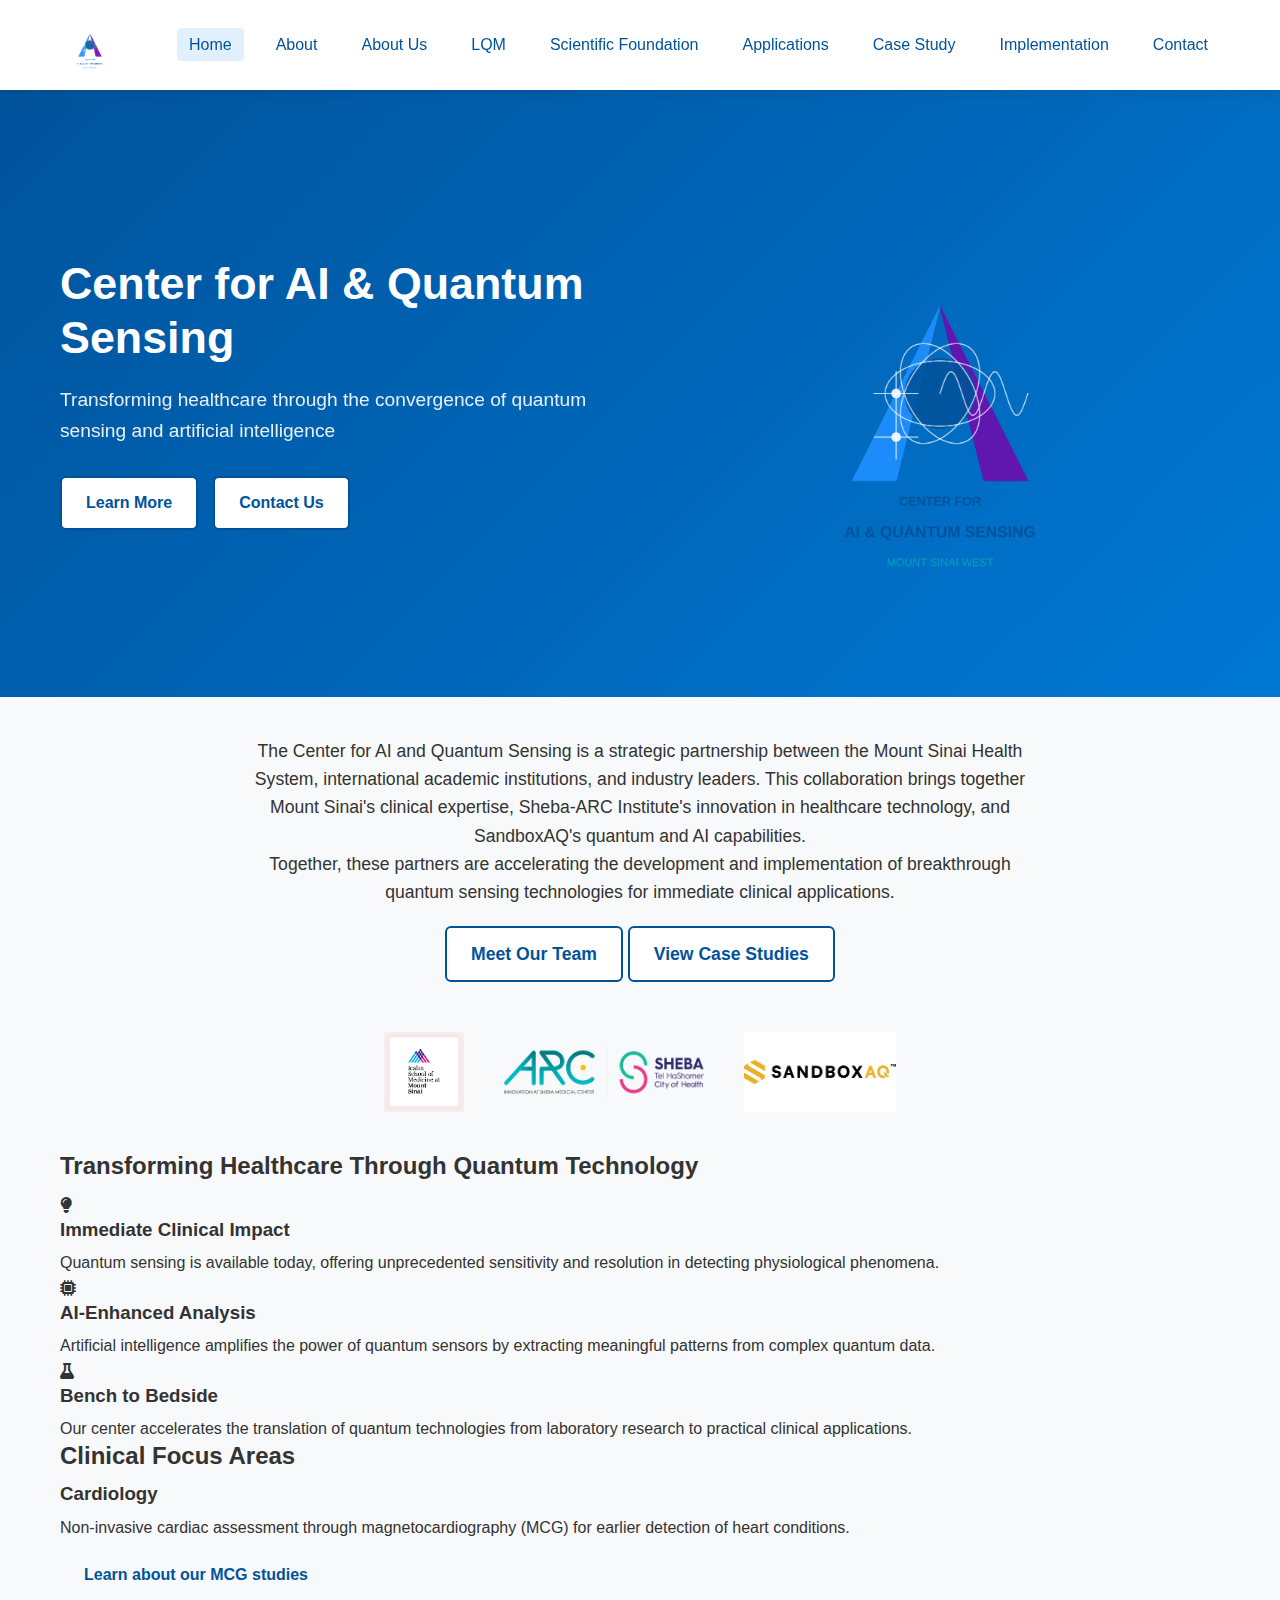
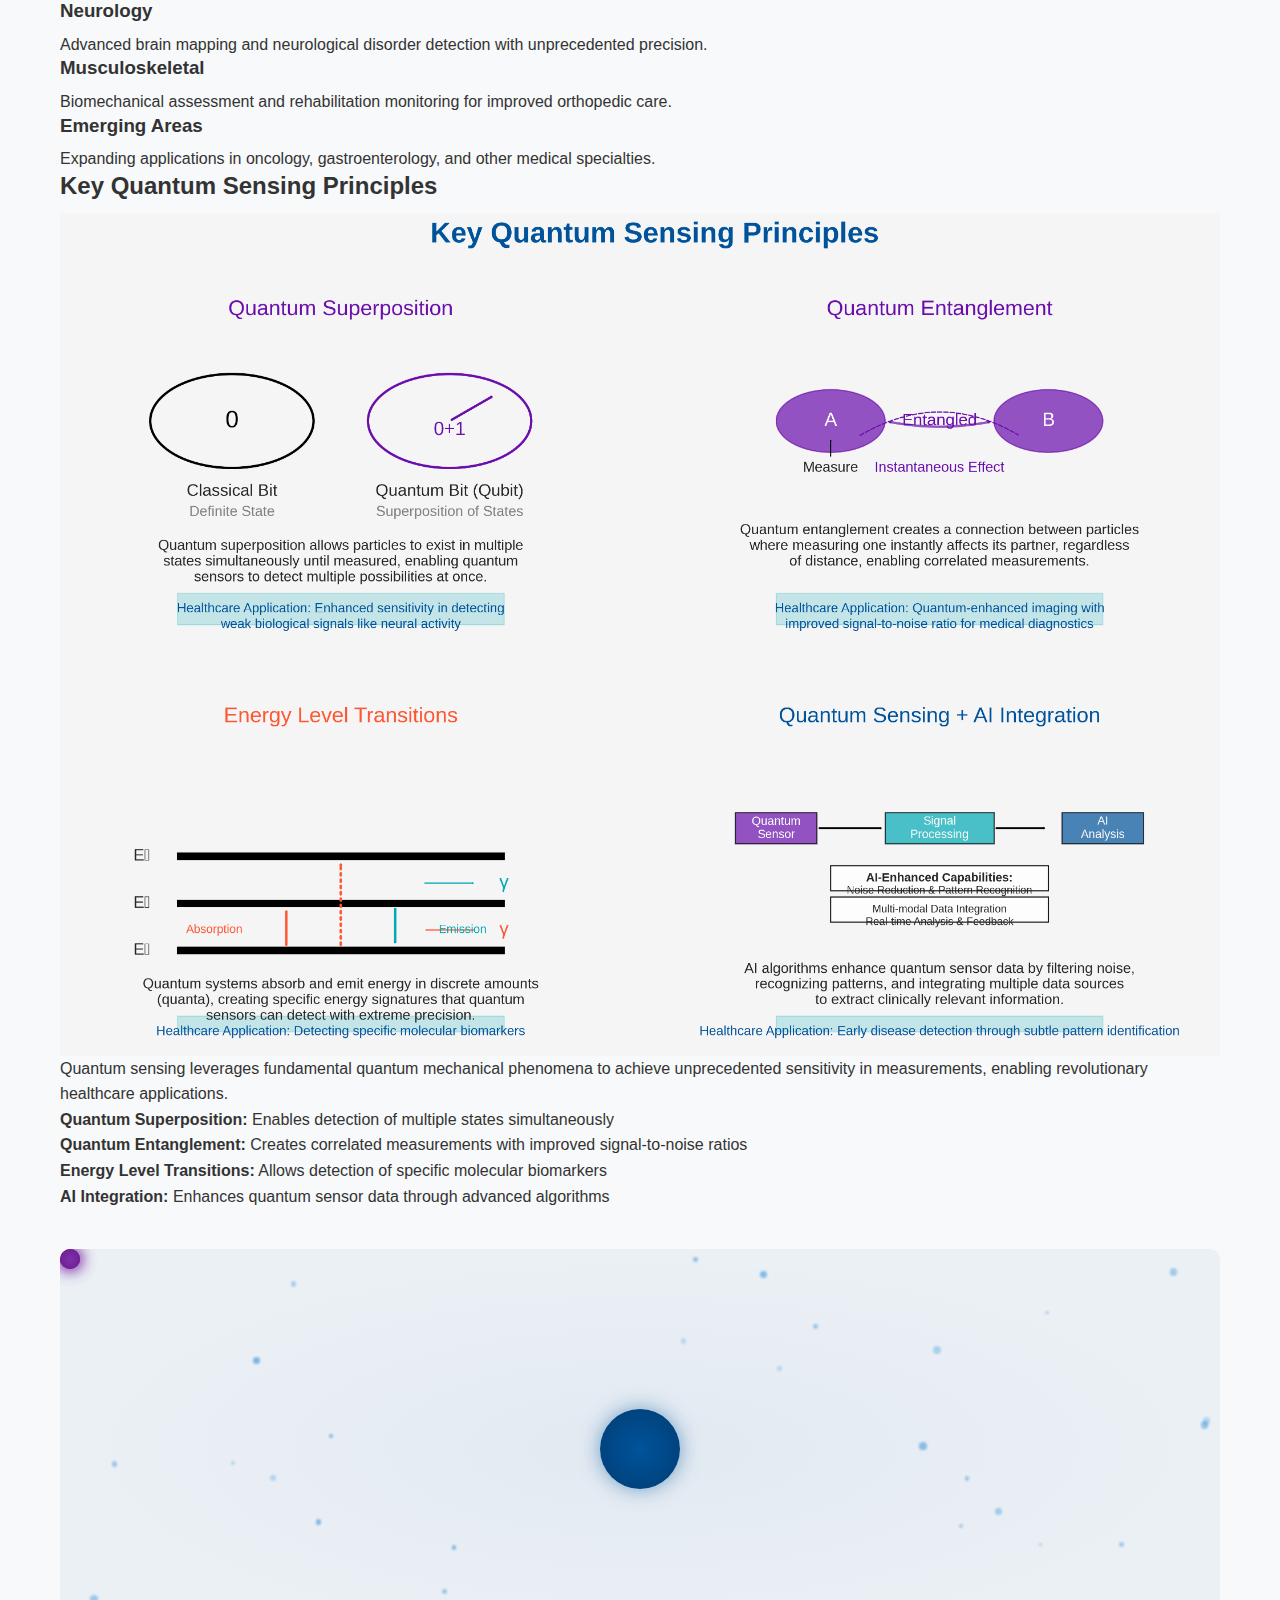
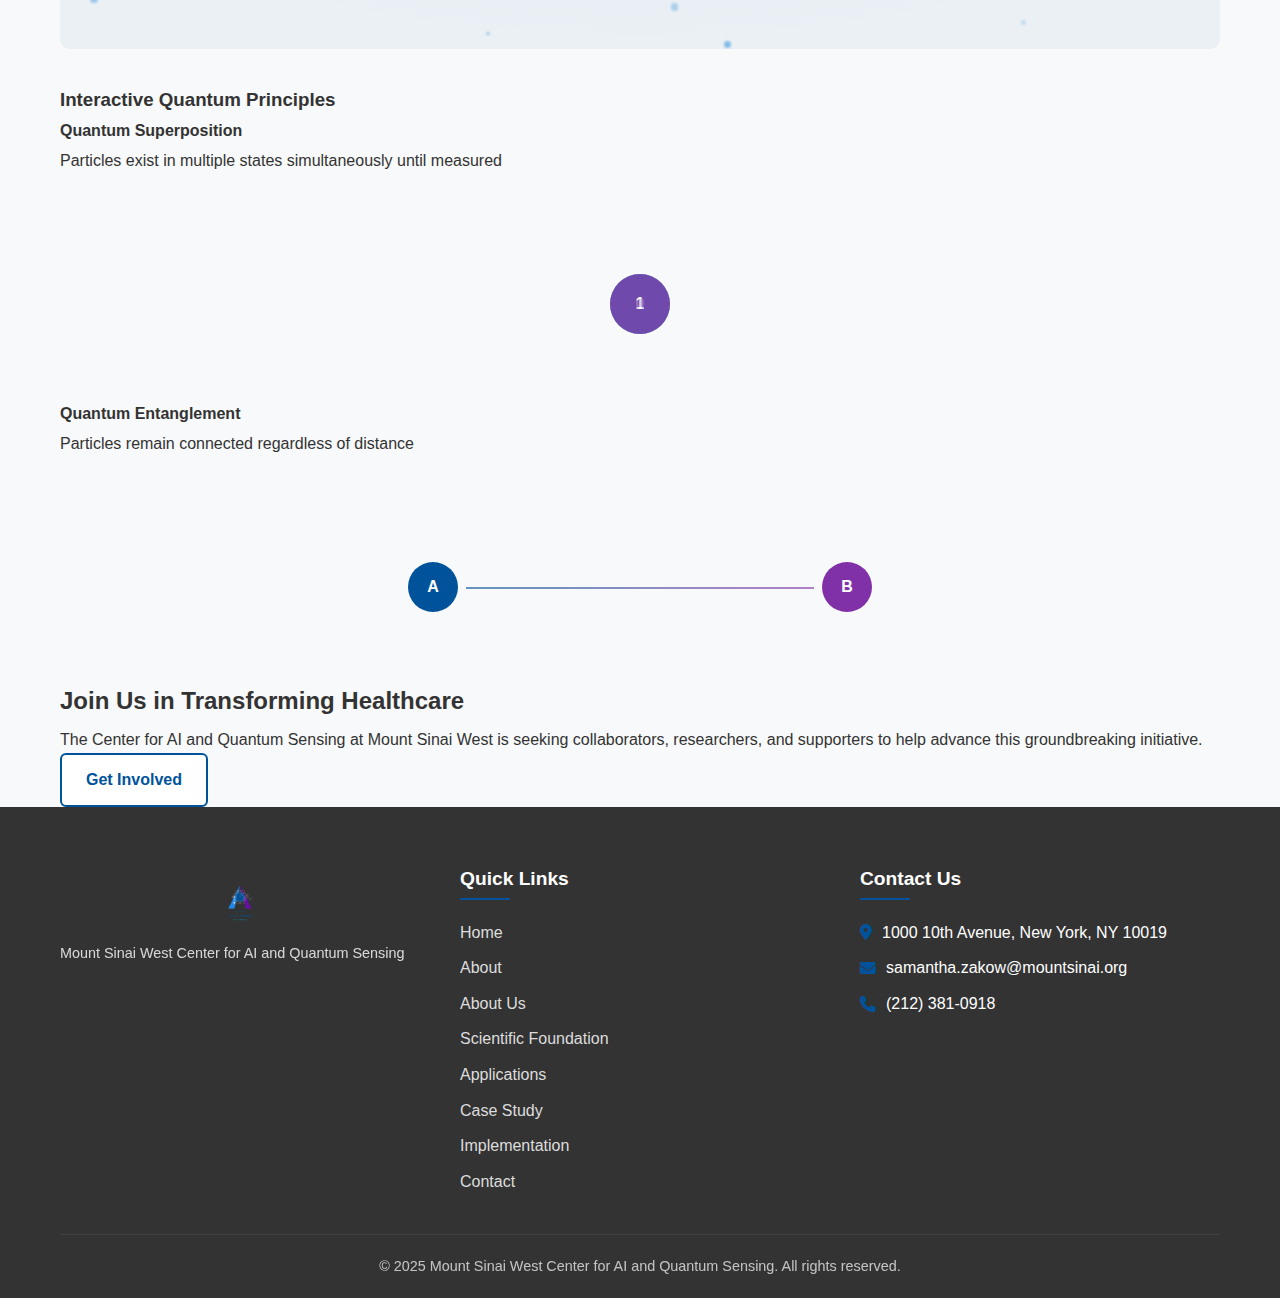
<file: website/index.html>
<!DOCTYPE html>
<html lang="en">
<head>
    <meta charset="UTF-8">
    <meta name="viewport" content="width=device-width, initial-scale=1.0">
    <link rel="stylesheet" href="css/compatibility.css">
    <title>Mount Sinai West Center for AI and Quantum Sensing</title>
    <link rel="stylesheet" href="css/styles.css">
    <link rel="stylesheet" href="css/partners.css">
    <link rel="stylesheet" href="css/quantum-animations.css">
    <link rel="stylesheet" href="https://cdnjs.cloudflare.com/ajax/libs/font-awesome/6.4.0/css/all.min.css">
    <!-- Preload key assets -->
    <link rel="preload" href="images/center_logo.png" as="image">
    <link rel="preload" href="images/mount_sinai_logo.png" as="image">
    <!-- Ensure proper encoding -->
    <meta http-equiv="Content-Type" content="text/html; charset=utf-8">
</head>
<body>
    <header>
        <div class="container">
            <div class="header-content">
                <div class="logo">
                    <img src="images/center_logo.png" alt="Center for AI and Quantum Sensing Logo" class="center-logo">
                </div>
                <nav>
                    <ul class="nav-links">
                        <li><a href="index.html" class="active">Home</a></li>
                        <li><a href="about.html">About</a></li>
                        <li><a href="about-us.html">About Us</a></li>
                        <li><a href="LQM.html">LQM</a></li>
                        <li><a href="scientific-foundation.html">Scientific Foundation</a></li>
                        <li><a href="applications.html">Applications</a></li>
                        <li><a href="case-study.html">Case Study</a></li>
                        <li><a href="implementation.html">Implementation</a></li>
                        <li><a href="contact.html">Contact</a></li>
                    </ul>
                    <div class="mobile-menu-btn">
                        <span></span>
                        <span></span>
                        <span></span>
                    </div>
                </nav>
            </div>
        </div>
    </header>

    <section class="hero">
        <div class="container">
            <div class="hero-content">
                <div class="hero-text">
                    <h1>Center for AI & Quantum Sensing</h1>
                    <p>Transforming healthcare through the convergence of quantum sensing and artificial intelligence</p>
                    <div class="hero-buttons">
                        <a href="about.html" class="btn btn-primary">Learn More</a>
                        <a href="contact.html" class="btn btn-secondary">Contact Us</a>
                    </div>
                </div>
                <div class="hero-image">
                    <img src="images/center_logo.png" alt="Center for AI and Quantum Sensing Logo">
                </div>
            </div>
        </div>
    </section>

    <section class="partners-section">
        <div class="container">
            <div class="partners-content">
                <div class="partners-text">
                    <p>The Center for AI and Quantum Sensing is a strategic partnership between the Mount Sinai Health System, international academic institutions, and industry leaders. This collaboration brings together Mount Sinai's clinical expertise, Sheba-ARC Institute's innovation in healthcare technology, and SandboxAQ's quantum and AI capabilities.</p>
                    <p>Together, these partners are accelerating the development and implementation of breakthrough quantum sensing technologies for immediate clinical applications.</p>
                    <div class="content-buttons" style="margin-top: 20px;">
                        <a href="about-us.html" class="btn btn-primary">Meet Our Team</a>
                        <a href="case-study.html" class="btn btn-secondary">View Case Studies</a>
                    </div>
                </div>
                <div class="partners-logos">
                    <img src="images/partners/mount_sinai.png" alt="Mount Sinai Logo" class="partner-logo">
                    <img src="images/partners/arc_sheba.png" alt="Sheba-ARC Institute Logo" class="partner-logo">
                    <img src="images/partners/sandboxaq.png" alt="SandboxAQ Logo" class="partner-logo">
                </div>
            </div>
        </div>
    </section>

    <section class="features">
        <div class="container">
            <h2>Transforming Healthcare Through Quantum Technology</h2>
            
            <div class="features-grid">
                <div class="feature-card">
                    <div class="feature-icon">
                        <i class="fas fa-lightbulb"></i>
                    </div>
                    <h3>Immediate Clinical Impact</h3>
                    <p>Quantum sensing is available today, offering unprecedented sensitivity and resolution in detecting physiological phenomena.</p>
                </div>
                
                <div class="feature-card">
                    <div class="feature-icon">
                        <i class="fas fa-microchip"></i>
                    </div>
                    <h3>AI-Enhanced Analysis</h3>
                    <p>Artificial intelligence amplifies the power of quantum sensors by extracting meaningful patterns from complex quantum data.</p>
                </div>
                
                <div class="feature-card">
                    <div class="feature-icon">
                        <i class="fas fa-flask"></i>
                    </div>
                    <h3>Bench to Bedside</h3>
                    <p>Our center accelerates the translation of quantum technologies from laboratory research to practical clinical applications.</p>
                </div>
            </div>
        </div>
    </section>

    <section class="focus-areas">
        <div class="container">
            <h2>Clinical Focus Areas</h2>
            
            <div class="focus-grid">
                <div class="focus-card cardiology">
                    <h3>Cardiology</h3>
                    <p>Non-invasive cardiac assessment through magnetocardiography (MCG) for earlier detection of heart conditions.</p>
                    <a href="case-study.html" class="btn btn-outline" style="margin-top: 10px;">Learn about our MCG studies</a>
                </div>
                
                <div class="focus-card neurology">
                    <h3>Neurology</h3>
                    <p>Advanced brain mapping and neurological disorder detection with unprecedented precision.</p>
                </div>
                
                <div class="focus-card musculoskeletal">
                    <h3>Musculoskeletal</h3>
                    <p>Biomechanical assessment and rehabilitation monitoring for improved orthopedic care.</p>
                </div>
                
                <div class="focus-card emerging">
                    <h3>Emerging Areas</h3>
                    <p>Expanding applications in oncology, gastroenterology, and other medical specialties.</p>
                </div>
            </div>
        </div>
    </section>

    <section class="quantum-principles">
        <div class="container">
            <h2>Key Quantum Sensing Principles</h2>
            <div class="principles-content">
                <div class="principles-image">
                    <img src="images/quantum_principles.png" alt="Quantum Sensing Principles">
                </div>
                <div class="principles-text">
                    <p>Quantum sensing leverages fundamental quantum mechanical phenomena to achieve unprecedented sensitivity in measurements, enabling revolutionary healthcare applications.</p>
                    <ul>
                        <li><strong>Quantum Superposition:</strong> Enables detection of multiple states simultaneously</li>
                        <li><strong>Quantum Entanglement:</strong> Creates correlated measurements with improved signal-to-noise ratios</li>
                        <li><strong>Energy Level Transitions:</strong> Allows detection of specific molecular biomarkers</li>
                        <li><strong>AI Integration:</strong> Enhances quantum sensor data through advanced algorithms</li>
                    </ul>
                </div>
            </div>
            
            <!-- Quantum Animation -->
            <div class="quantum-animation">
                <div class="quantum-wave"></div>
                <div class="nucleus"></div>
                <div class="electron electron-1"></div>
                <div class="electron electron-2"></div>
                <div class="electron electron-3"></div>
                <div class="quantum-particles-container"></div>
            </div>
            
            <div class="quantum-principles-animations">
                <h3>Interactive Quantum Principles</h3>
                
                <div class="principle-animation">
                    <h4>Quantum Superposition</h4>
                    <p>Particles exist in multiple states simultaneously until measured</p>
                    <div class="superposition-animation">
                        <div class="quantum-state state-0">0</div>
                        <div class="quantum-state state-1">1</div>
                    </div>
                </div>
                
                <div class="principle-animation">
                    <h4>Quantum Entanglement</h4>
                    <p>Particles remain connected regardless of distance</p>
                    <div class="entanglement-animation">
                        <div class="entangled-particle particle-a">A</div>
                        <div class="entanglement-line"></div>
                        <div class="entangled-particle particle-b">B</div>
                    </div>
                </div>
            </div>
        </div>
    </section>

    <section class="cta">
        <div class="container">
            <h2>Join Us in Transforming Healthcare</h2>
            <p>The Center for AI and Quantum Sensing at Mount Sinai West is seeking collaborators, researchers, and supporters to help advance this groundbreaking initiative.</p>
            <a href="contact.html" class="btn btn-primary">Get Involved</a>
        </div>
    </section>

    <footer>
        <div class="container">
            <div class="footer-content">
                <div class="footer-logo">
                    <img src="images/center_logo.png" alt="Center for AI and Quantum Sensing Logo">
                    <p>Mount Sinai West Center for AI and Quantum Sensing</p>
                </div>
                <div class="footer-links">
                    <h4>Quick Links</h4>
                    <ul>
                        <li><a href="index.html">Home</a></li>
                        <li><a href="about.html">About</a></li>
                        <li><a href="about-us.html">About Us</a></li>
                        <li><a href="scientific-foundation.html">Scientific Foundation</a></li>
                        <li><a href="applications.html">Applications</a></li>
                        <li><a href="case-study.html">Case Study</a></li>
                        <li><a href="implementation.html">Implementation</a></li>
                        <li><a href="contact.html">Contact</a></li>
                    </ul>
                </div>
                <div class="footer-contact">
                    <h4>Contact Us</h4>
                    <p><i class="fas fa-map-marker-alt"></i> 1000 10th Avenue, New York, NY 10019</p>
                    <p><i class="fas fa-envelope"></i> samantha.zakow@mountsinai.org</p>
                    <p><i class="fas fa-phone"></i> (212) 381-0918</p>
                </div>
            </div>
            <div class="footer-bottom">
                <p>&copy; 2025 Mount Sinai West Center for AI and Quantum Sensing. All rights reserved.</p>
            </div>
        </div>
    </footer>

    <script src="js/script.js"></script>
    <script src="js/quantum-animations.js"></script>
</body>
</html>
</file>
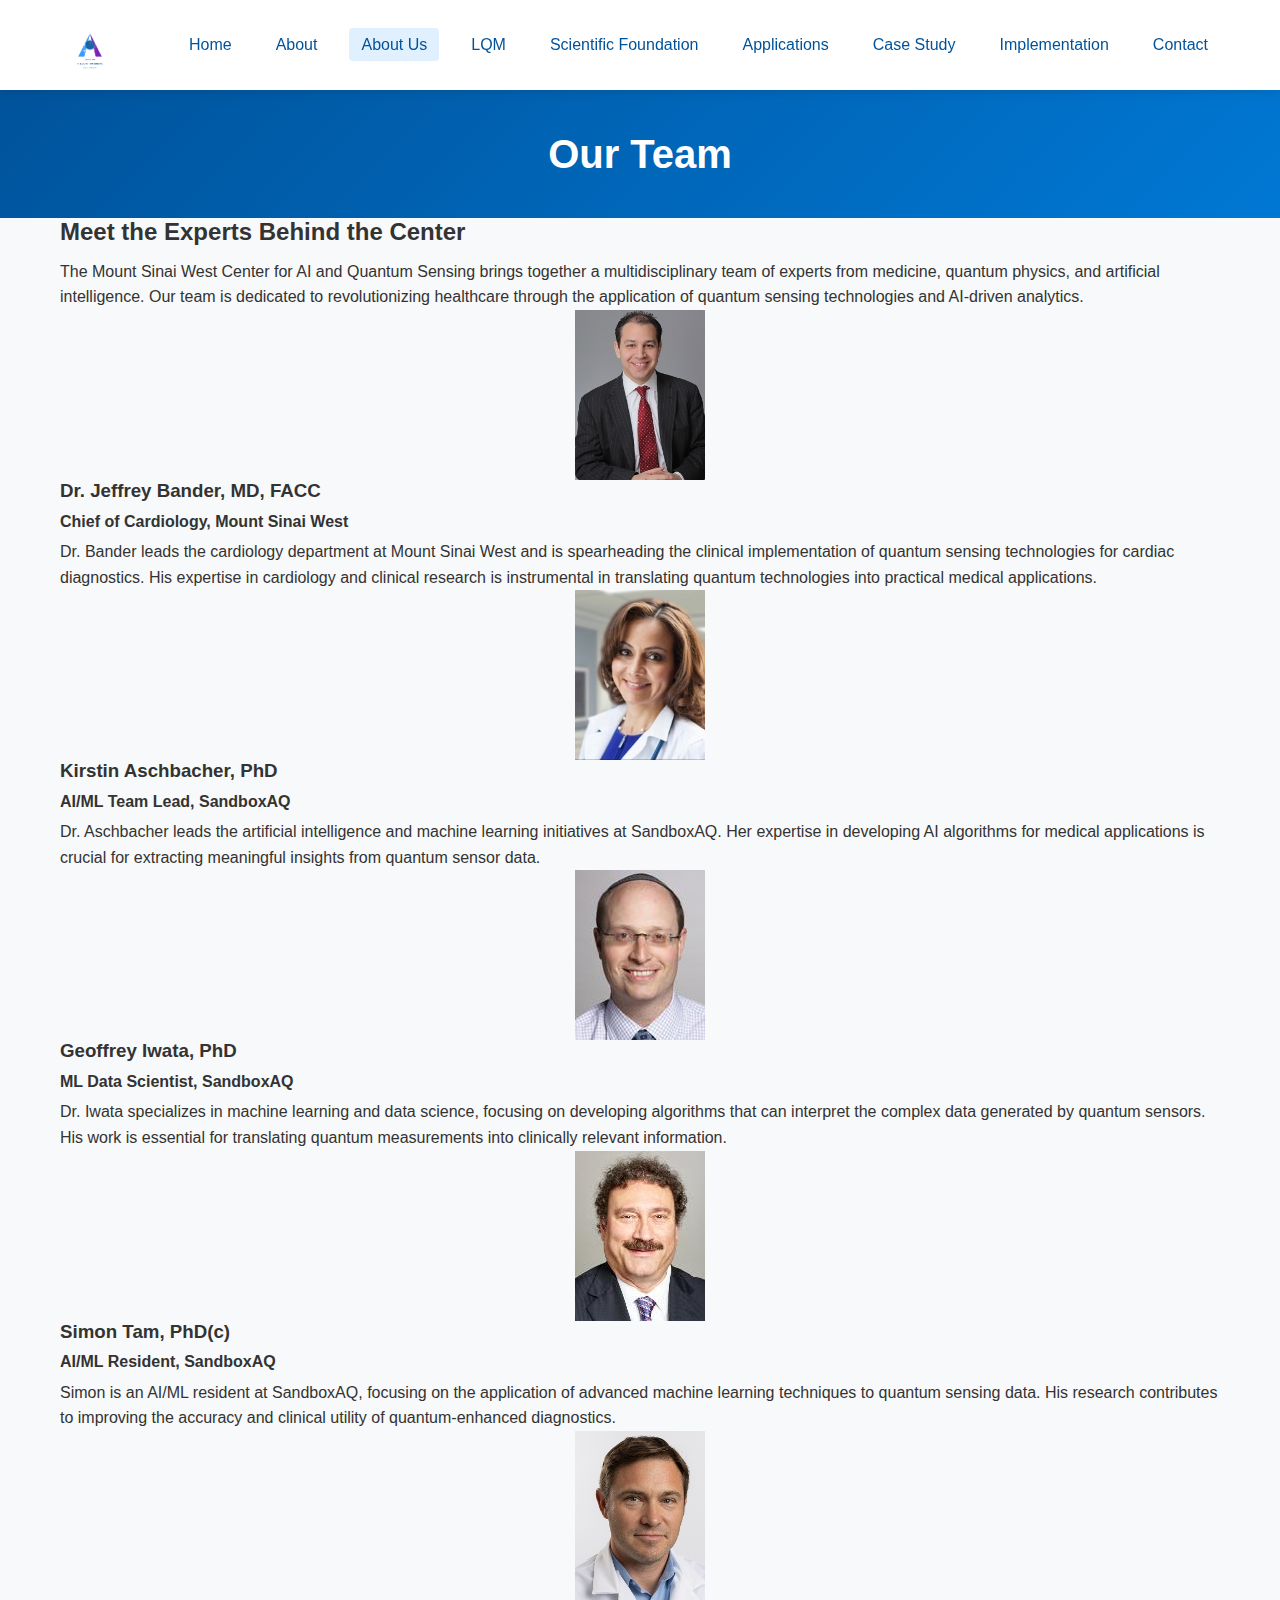
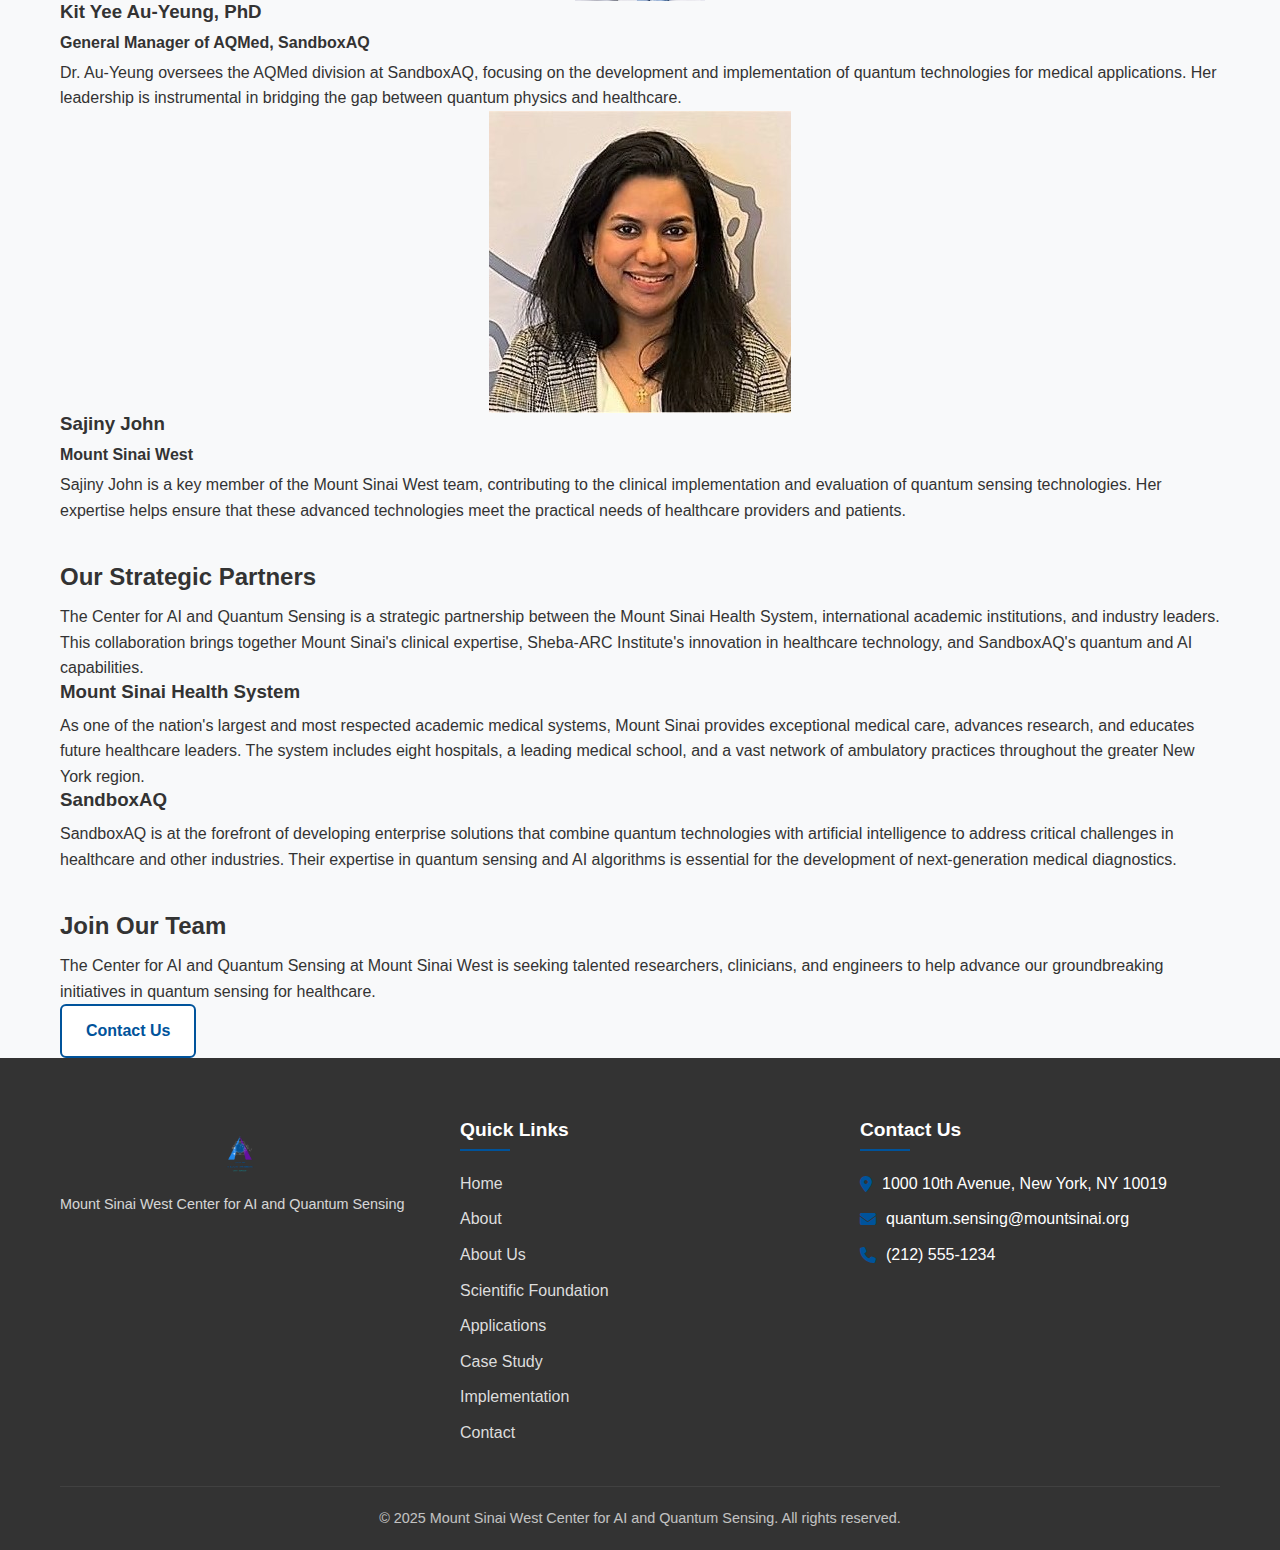
<file: website/about-us.html>
<!DOCTYPE html>
<html lang="en">
    <head>
        <meta charset="UTF-8">
        <meta name="viewport" content="width=device-width, initial-scale=1.0">
        <link rel="stylesheet" href="css/compatibility.css">
        <title>Large Quantitative Models and Quantum Sensing</title>
        <link rel="stylesheet" href="css/styles.css">
        <link rel="stylesheet" href="css/partners.css">
        <link rel="stylesheet" href="css/quantum-animations.css">
        <link rel="stylesheet" href="https://cdnjs.cloudflare.com/ajax/libs/font-awesome/6.4.0/css/all.min.css">
        <!-- Preload key assets -->
        <link rel="preload" href="images/center_logo.png" as="image">
        <link rel="preload" href="images/mount_sinai_logo.png" as="image">
        <!-- Ensure proper encoding -->
        <meta http-equiv="Content-Type" content="text/html; charset=utf-8">
    </head>
    <body>
        <header>
            <div class="container">
                <div class="header-content">
                    <div class="logo">
                        <img src="images/center_logo.png" alt="Center for AI and Quantum Sensing Logo" class="center-logo">
                    </div>
                    <nav>
                        <ul class="nav-links">
                            <li><a href="index.html" >Home</a></li>
                            <li><a href="about.html">About</a></li>
                            <li><a href="about-us.html"class="active">About Us</a></li>
                            <li><a href="LQM.html">LQM</a></li>
                            <li><a href="scientific-foundation.html">Scientific Foundation</a></li>
                            <li><a href="applications.html">Applications</a></li>
                            <li><a href="case-study.html">Case Study</a></li>
                            <li><a href="implementation.html">Implementation</a></li>
                            <li><a href="contact.html">Contact</a></li>
                        </ul>
                        <div class="mobile-menu-btn">
                            <span></span>
                            <span></span>
                            <span></span>
                        </div>
                    </nav>
                </div>
            </div>
        </header>
    </head>


    <section class="page-header">
        <div class="container">
            <h1>Our Team</h1>
        </div>
    </section>

    <section class="about-intro">
        <div class="container">
            <div class="about-content">
                <div class="about-text">
                    <h2>Meet the Experts Behind the Center</h2>
                    <p>The Mount Sinai West Center for AI and Quantum Sensing brings together a multidisciplinary team of experts from medicine, quantum physics, and artificial intelligence. Our team is dedicated to revolutionizing healthcare through the application of quantum sensing technologies and AI-driven analytics.</p>
                </div>
            </div>
        </div>
    </section>

    <section class="team-section">
        <div class="container">
            <div class="team-members">
                <div class="team-member">
                    <div class="member-image">
                        <img src="images/jeffrey_bander.jpg" alt="Dr. Jeffrey Bander">
                    </div>
                    <div class="member-info">
                        <h3>Dr. Jeffrey Bander, MD, FACC</h3>
                        <h4>Chief of Cardiology, Mount Sinai West</h4>
                        <p>Dr. Bander leads the cardiology department at Mount Sinai West and is spearheading the clinical implementation of quantum sensing technologies for cardiac diagnostics. His expertise in cardiology and clinical research is instrumental in translating quantum technologies into practical medical applications.</p>
                    </div>
                </div>
                
                <div class="team-member">
                    <div class="member-image">
                        <img src="images/team_member2.jpg" alt="Kirstin Aschbacher">
                    </div>
                    <div class="member-info">
                        <h3>Kirstin Aschbacher, PhD</h3>
                        <h4>AI/ML Team Lead, SandboxAQ</h4>
                        <p>Dr. Aschbacher leads the artificial intelligence and machine learning initiatives at SandboxAQ. Her expertise in developing AI algorithms for medical applications is crucial for extracting meaningful insights from quantum sensor data.</p>
                    </div>
                </div>
                
                <div class="team-member">
                    <div class="member-image">
                        <img src="images/team_member3.jpg" alt="Geoffrey Iwata">
                    </div>
                    <div class="member-info">
                        <h3>Geoffrey Iwata, PhD</h3>
                        <h4>ML Data Scientist, SandboxAQ</h4>
                        <p>Dr. Iwata specializes in machine learning and data science, focusing on developing algorithms that can interpret the complex data generated by quantum sensors. His work is essential for translating quantum measurements into clinically relevant information.</p>
                    </div>
                </div>
                
                <div class="team-member">
                    <div class="member-image">
                        <img src="images/team_member4.jpg" alt="Simon Tam">
                    </div>
                    <div class="member-info">
                        <h3>Simon Tam, PhD(c)</h3>
                        <h4>AI/ML Resident, SandboxAQ</h4>
                        <p>Simon is an AI/ML resident at SandboxAQ, focusing on the application of advanced machine learning techniques to quantum sensing data. His research contributes to improving the accuracy and clinical utility of quantum-enhanced diagnostics.</p>
                    </div>
                </div>
                
                <div class="team-member">
                    <div class="member-image">
                        <img src="images/team_member5.jpg" alt="Kit Yee Au-Yeung">
                    </div>
                    <div class="member-info">
                        <h3>Kit Yee Au-Yeung, PhD</h3>
                        <h4>General Manager of AQMed, SandboxAQ</h4>
                        <p>Dr. Au-Yeung oversees the AQMed division at SandboxAQ, focusing on the development and implementation of quantum technologies for medical applications. Her leadership is instrumental in bridging the gap between quantum physics and healthcare.</p>
                    </div>
                </div>
                
                <div class="team-member">
                    <div class="member-image">
                        <img src="images/team_member6.jpg" alt="Sajiny John">
                    </div>
                    <div class="member-info">
                        <h3>Sajiny John</h3>
                        <h4>Mount Sinai West</h4>
                        <p>Sajiny John is a key member of the Mount Sinai West team, contributing to the clinical implementation and evaluation of quantum sensing technologies. Her expertise helps ensure that these advanced technologies meet the practical needs of healthcare providers and patients.</p>
                    </div>
                </div>
            </div>
        </div>
    </section>

    <section class="partners-section">
        <div class="container">
            <h2>Our Strategic Partners</h2>
            <p>The Center for AI and Quantum Sensing is a strategic partnership between the Mount Sinai Health System, international academic institutions, and industry leaders. This collaboration brings together Mount Sinai's clinical expertise, Sheba-ARC Institute's innovation in healthcare technology, and SandboxAQ's quantum and AI capabilities.</p>
            
            <div class="partners">
                <div class="partner">
                    <h3>Mount Sinai Health System</h3>
                    <p>As one of the nation's largest and most respected academic medical systems, Mount Sinai provides exceptional medical care, advances research, and educates future healthcare leaders. The system includes eight hospitals, a leading medical school, and a vast network of ambulatory practices throughout the greater New York region.</p>
                </div>
                
                <div class="partner">
                    <h3>SandboxAQ</h3>
                    <p>SandboxAQ is at the forefront of developing enterprise solutions that combine quantum technologies with artificial intelligence to address critical challenges in healthcare and other industries. Their expertise in quantum sensing and AI algorithms is essential for the development of next-generation medical diagnostics.</p>
                </div>
                
            </div>
        </div>
    </section>

    <section class="cta">
        <div class="container">
            <h2>Join Our Team</h2>
            <p>The Center for AI and Quantum Sensing at Mount Sinai West is seeking talented researchers, clinicians, and engineers to help advance our groundbreaking initiatives in quantum sensing for healthcare.</p>
            <a href="contact.html" class="btn btn-primary">Contact Us</a>
        </div>
    </section>

    <footer>
        <div class="container">
            <div class="footer-content">
                <div class="footer-logo">
                    <img src="images/center_logo.png" alt="Center for AI and Quantum Sensing Logo">
                    <p>Mount Sinai West Center for AI and Quantum Sensing</p>
                </div>
                <div class="footer-links">
                    <h4>Quick Links</h4>
                    <ul>
                        <li><a href="index.html">Home</a></li>
                        <li><a href="about.html">About</a></li>
                        <li><a href="about-us.html">About Us</a></li>
                        <li><a href="scientific-foundation.html">Scientific Foundation</a></li>
                        <li><a href="applications.html">Applications</a></li>
                        <li><a href="case-study.html">Case Study</a></li>
                        <li><a href="implementation.html">Implementation</a></li>
                        <li><a href="contact.html">Contact</a></li>
                    </ul>
                </div>
                <div class="footer-contact">
                    <h4>Contact Us</h4>
                    <p><i class="fas fa-map-marker-alt"></i> 1000 10th Avenue, New York, NY 10019</p>
                    <p><i class="fas fa-envelope"></i> quantum.sensing@mountsinai.org</p>
                    <p><i class="fas fa-phone"></i> (212) 555-1234</p>
                </div>
            </div>
            <div class="footer-bottom">
                <p>&copy; 2025 Mount Sinai West Center for AI and Quantum Sensing. All rights reserved.</p>
            </div>
        </div>
    </footer>

    <script src="js/script.js"></script>
</body>
</html>
</file>
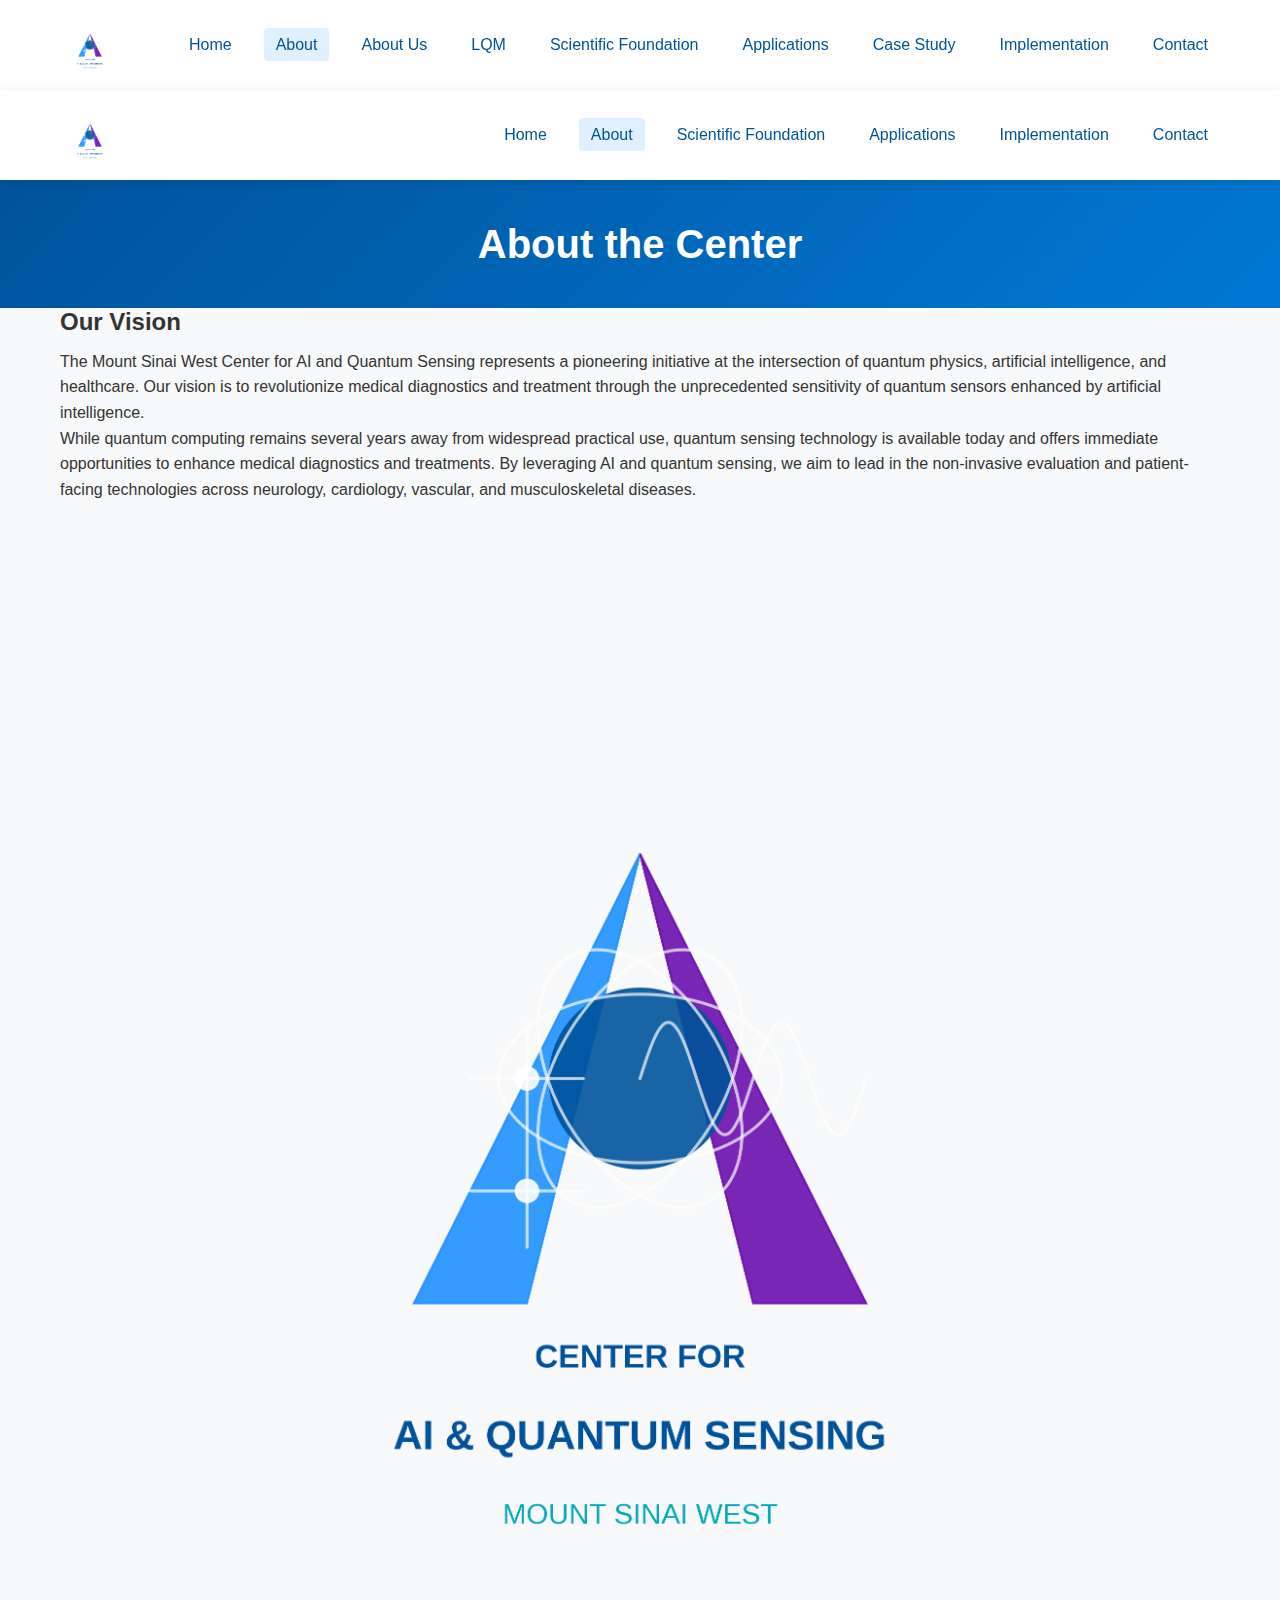
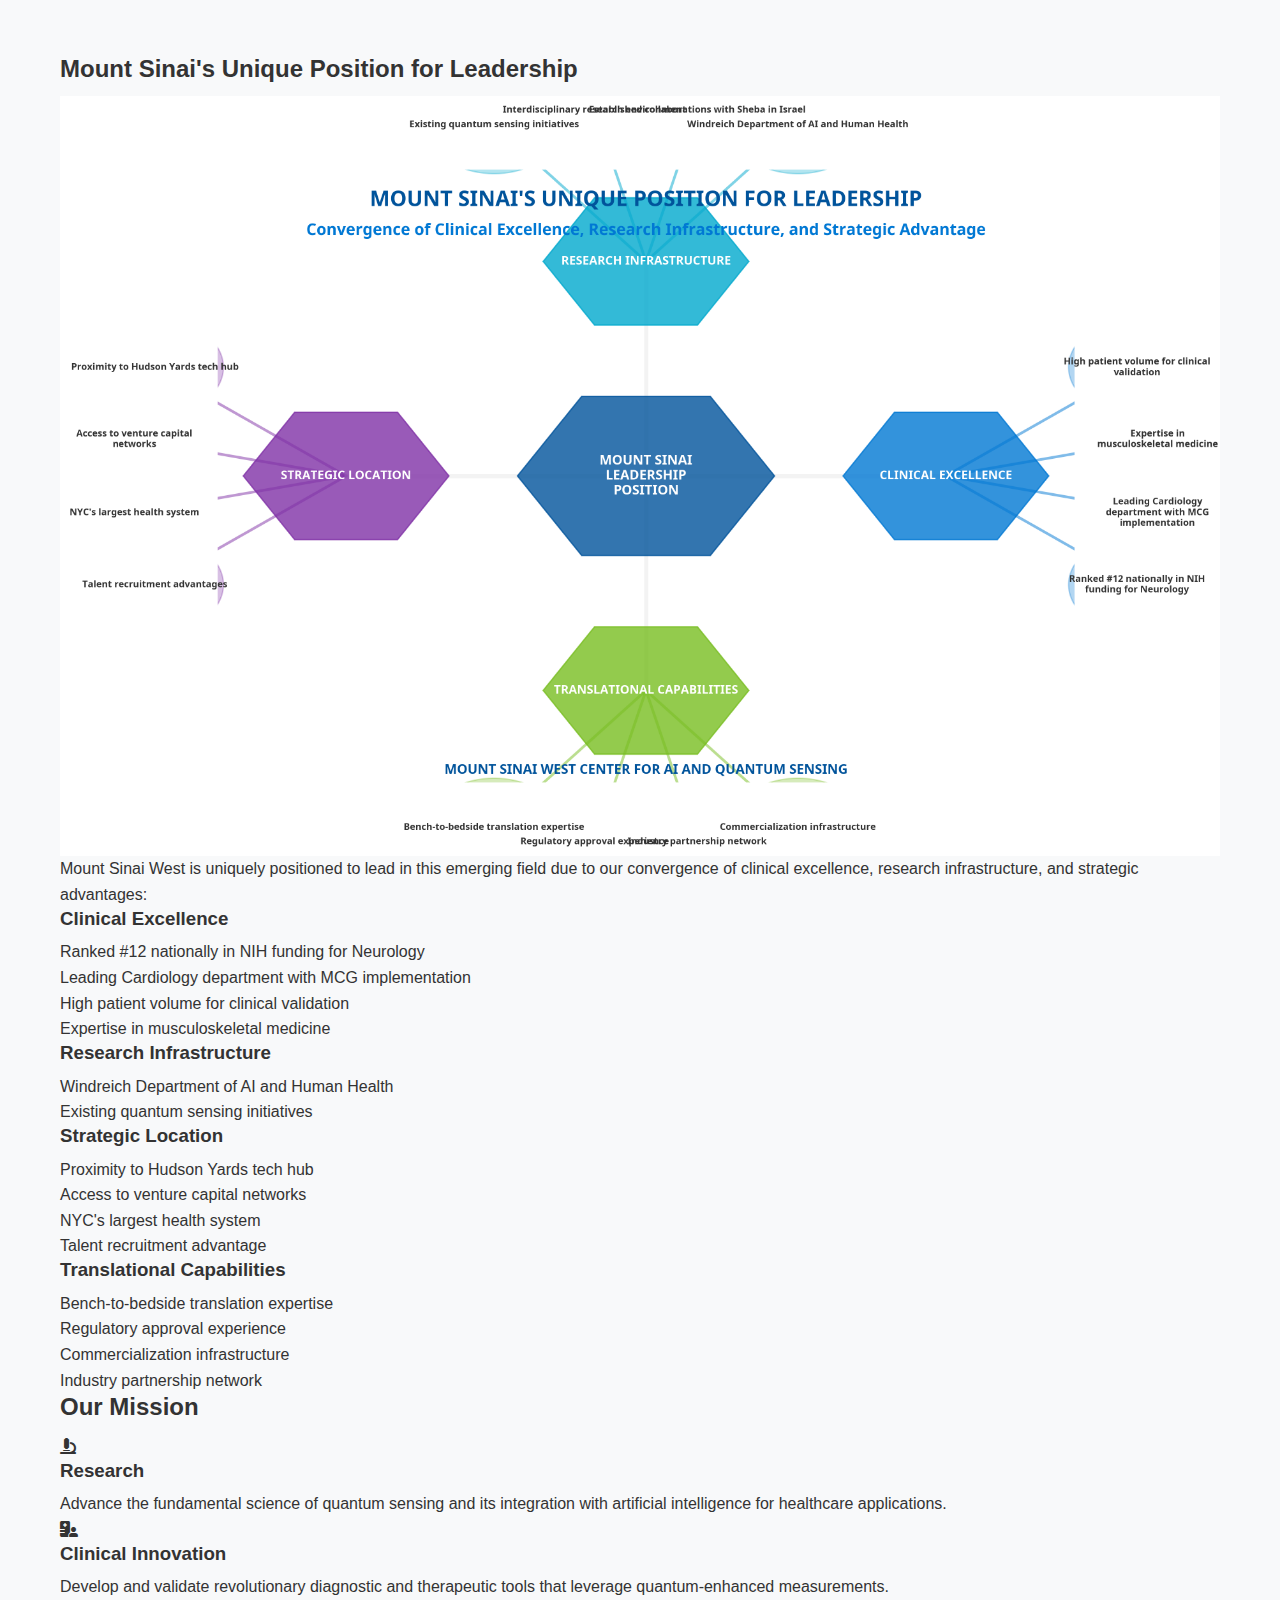
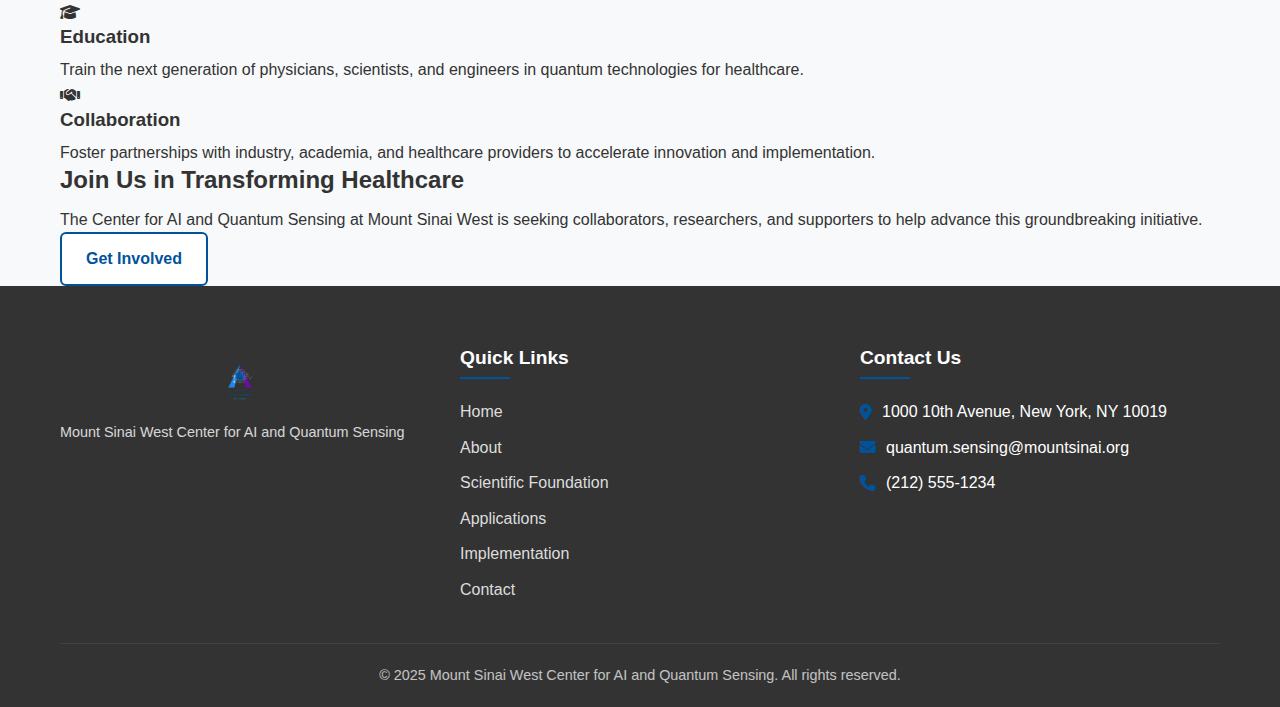
<file: website/about.html>
<!DOCTYPE html>
<html lang="en">
    <head>
        <meta charset="UTF-8">
        <meta name="viewport" content="width=device-width, initial-scale=1.0">
        <link rel="stylesheet" href="css/compatibility.css">
        <title>Large Quantitative Models and Quantum Sensing</title>
        <link rel="stylesheet" href="css/styles.css">
        <link rel="stylesheet" href="css/partners.css">
        <link rel="stylesheet" href="css/quantum-animations.css">
        <link rel="stylesheet" href="https://cdnjs.cloudflare.com/ajax/libs/font-awesome/6.4.0/css/all.min.css">
        <!-- Preload key assets -->
        <link rel="preload" href="images/center_logo.png" as="image">
        <link rel="preload" href="images/mount_sinai_logo.png" as="image">
        <!-- Ensure proper encoding -->
        <meta http-equiv="Content-Type" content="text/html; charset=utf-8">
    </head>
    <body>
        <header>
            <div class="container">
                <div class="header-content">
                    <div class="logo">
                        <img src="images/center_logo.png" alt="Center for AI and Quantum Sensing Logo" class="center-logo">
                    </div>
                    <nav>
                        <ul class="nav-links">
                            <li><a href="index.html" >Home</a></li>
                            <li><a href="about.html"class="active">About</a></li>
                            <li><a href="about-us.html">About Us</a></li>
                            <li><a href="LQM.html">LQM</a></li>
                            <li><a href="scientific-foundation.html">Scientific Foundation</a></li>
                            <li><a href="applications.html">Applications</a></li>
                            <li><a href="case-study.html">Case Study</a></li>
                            <li><a href="implementation.html">Implementation</a></li>
                            <li><a href="contact.html">Contact</a></li>
                        </ul>
                        <div class="mobile-menu-btn">
                            <span></span>
                            <span></span>
                            <span></span>
                        </div>
                    </nav>
                </div>
            </div>
        </header>
    </head>
<body>
    <header>
        <div class="container">
            <div class="header-content">
                <div class="logo">
                    <img src="images/center_logo.png" alt="Center for AI and Quantum Sensing Logo" class="center-logo">
                </div>
                <nav>
                    <ul class="nav-links">
                        <li><a href="index.html">Home</a></li>
                        <li><a href="about.html" class="active">About</a></li>
                        <li><a href="scientific-foundation.html">Scientific Foundation</a></li>
                        <li><a href="applications.html">Applications</a></li>
                        <li><a href="implementation.html">Implementation</a></li>
                        <li><a href="contact.html">Contact</a></li>
                    </ul>
                    <div class="mobile-menu-btn">
                        <span></span>
                        <span></span>
                        <span></span>
                    </div>
                </nav>
            </div>
        </div>
    </header>

    <section class="page-header">
        <div class="container">
            <h1>About the Center</h1>
        </div>
    </section>

    <section class="about-intro">
        <div class="container">
            <div class="about-content">
                <div class="about-text">
                    <h2>Our Vision</h2>
                    <p>The Mount Sinai West Center for AI and Quantum Sensing represents a pioneering initiative at the intersection of quantum physics, artificial intelligence, and healthcare. Our vision is to revolutionize medical diagnostics and treatment through the unprecedented sensitivity of quantum sensors enhanced by artificial intelligence.</p>
                    
                    <p>While quantum computing remains several years away from widespread practical use, quantum sensing technology is available today and offers immediate opportunities to enhance medical diagnostics and treatments. By leveraging AI and quantum sensing, we aim to lead in the non-invasive evaluation and patient-facing technologies across neurology, cardiology, vascular, and musculoskeletal diseases.</p>
                </div>
                <div class="about-image">
                    <img src="images/center_logo.png" alt="Center for AI and Quantum Sensing Logo">
                </div>
            </div>
        </div>
    </section>

    <section class="leadership-section">
        <div class="container">
            <h2>Mount Sinai's Unique Position for Leadership</h2>
            <div class="leadership-content">
                <div class="leadership-image">
                    <img src="images/mount_sinai_leadership.png" alt="Mount Sinai's Leadership Position">
                </div>
                <div class="leadership-text">
                    <p>Mount Sinai West is uniquely positioned to lead in this emerging field due to our convergence of clinical excellence, research infrastructure, and strategic advantages:</p>
                    
                    <h3>Clinical Excellence</h3>
                    <ul>
                        <li>Ranked #12 nationally in NIH funding for Neurology</li>
                        <li>Leading Cardiology department with MCG implementation</li>
                        <li>High patient volume for clinical validation</li>
                        <li>Expertise in musculoskeletal medicine</li>
                    </ul>
                    
                    <h3>Research Infrastructure</h3>
                    <ul>
                        <li>Windreich Department of AI and Human Health</li>
                        <li>Existing quantum sensing initiatives</li>
                    </ul>
                    
                    <h3>Strategic Location</h3>
                    <ul>
                        <li>Proximity to Hudson Yards tech hub</li>
                        <li>Access to venture capital networks</li>
                        <li>NYC's largest health system</li>
                        <li>Talent recruitment advantage</li>
                    </ul>
                    
                    <h3>Translational Capabilities</h3>
                    <ul>
                        <li>Bench-to-bedside translation expertise</li>
                        <li>Regulatory approval experience</li>
                        <li>Commercialization infrastructure</li>
                        <li>Industry partnership network</li>
                    </ul>
                </div>
            </div>
        </div>
    </section>

    <section class="mission-section">
        <div class="container">
            <h2>Our Mission</h2>
            <div class="mission-cards">
                <div class="mission-card">
                    <div class="mission-icon">
                        <i class="fas fa-microscope"></i>
                    </div>
                    <h3>Research</h3>
                    <p>Advance the fundamental science of quantum sensing and its integration with artificial intelligence for healthcare applications.</p>
                </div>
                
                <div class="mission-card">
                    <div class="mission-icon">
                        <i class="fas fa-hospital-user"></i>
                    </div>
                    <h3>Clinical Innovation</h3>
                    <p>Develop and validate revolutionary diagnostic and therapeutic tools that leverage quantum-enhanced measurements.</p>
                </div>
                
                <div class="mission-card">
                    <div class="mission-icon">
                        <i class="fas fa-graduation-cap"></i>
                    </div>
                    <h3>Education</h3>
                    <p>Train the next generation of physicians, scientists, and engineers in quantum technologies for healthcare.</p>
                </div>
                
                <div class="mission-card">
                    <div class="mission-icon">
                        <i class="fas fa-handshake"></i>
                    </div>
                    <h3>Collaboration</h3>
                    <p>Foster partnerships with industry, academia, and healthcare providers to accelerate innovation and implementation.</p>
                </div>
            </div>
        </div>
    </section>

    <section class="cta">
        <div class="container">
            <h2>Join Us in Transforming Healthcare</h2>
            <p>The Center for AI and Quantum Sensing at Mount Sinai West is seeking collaborators, researchers, and supporters to help advance this groundbreaking initiative.</p>
            <a href="contact.html" class="btn btn-primary">Get Involved</a>
        </div>
    </section>

    <footer>
        <div class="container">
            <div class="footer-content">
                <div class="footer-logo">
                    <img src="images/center_logo.png" alt="Center for AI and Quantum Sensing Logo">
                    <p>Mount Sinai West Center for AI and Quantum Sensing</p>
                </div>
                <div class="footer-links">
                    <h4>Quick Links</h4>
                    <ul>
                        <li><a href="index.html">Home</a></li>
                        <li><a href="about.html">About</a></li>
                        <li><a href="scientific-foundation.html">Scientific Foundation</a></li>
                        <li><a href="applications.html">Applications</a></li>
                        <li><a href="implementation.html">Implementation</a></li>
                        <li><a href="contact.html">Contact</a></li>
                    </ul>
                </div>
                <div class="footer-contact">
                    <h4>Contact Us</h4>
                    <p><i class="fas fa-map-marker-alt"></i> 1000 10th Avenue, New York, NY 10019</p>
                    <p><i class="fas fa-envelope"></i> quantum.sensing@mountsinai.org</p>
                    <p><i class="fas fa-phone"></i> (212) 555-1234</p>
                </div>
            </div>
            <div class="footer-bottom">
                <p>&copy; 2025 Mount Sinai West Center for AI and Quantum Sensing. All rights reserved.</p>
            </div>
        </div>
    </footer>

    <script src="js/script.js"></script>
</body>
</html>
</file>
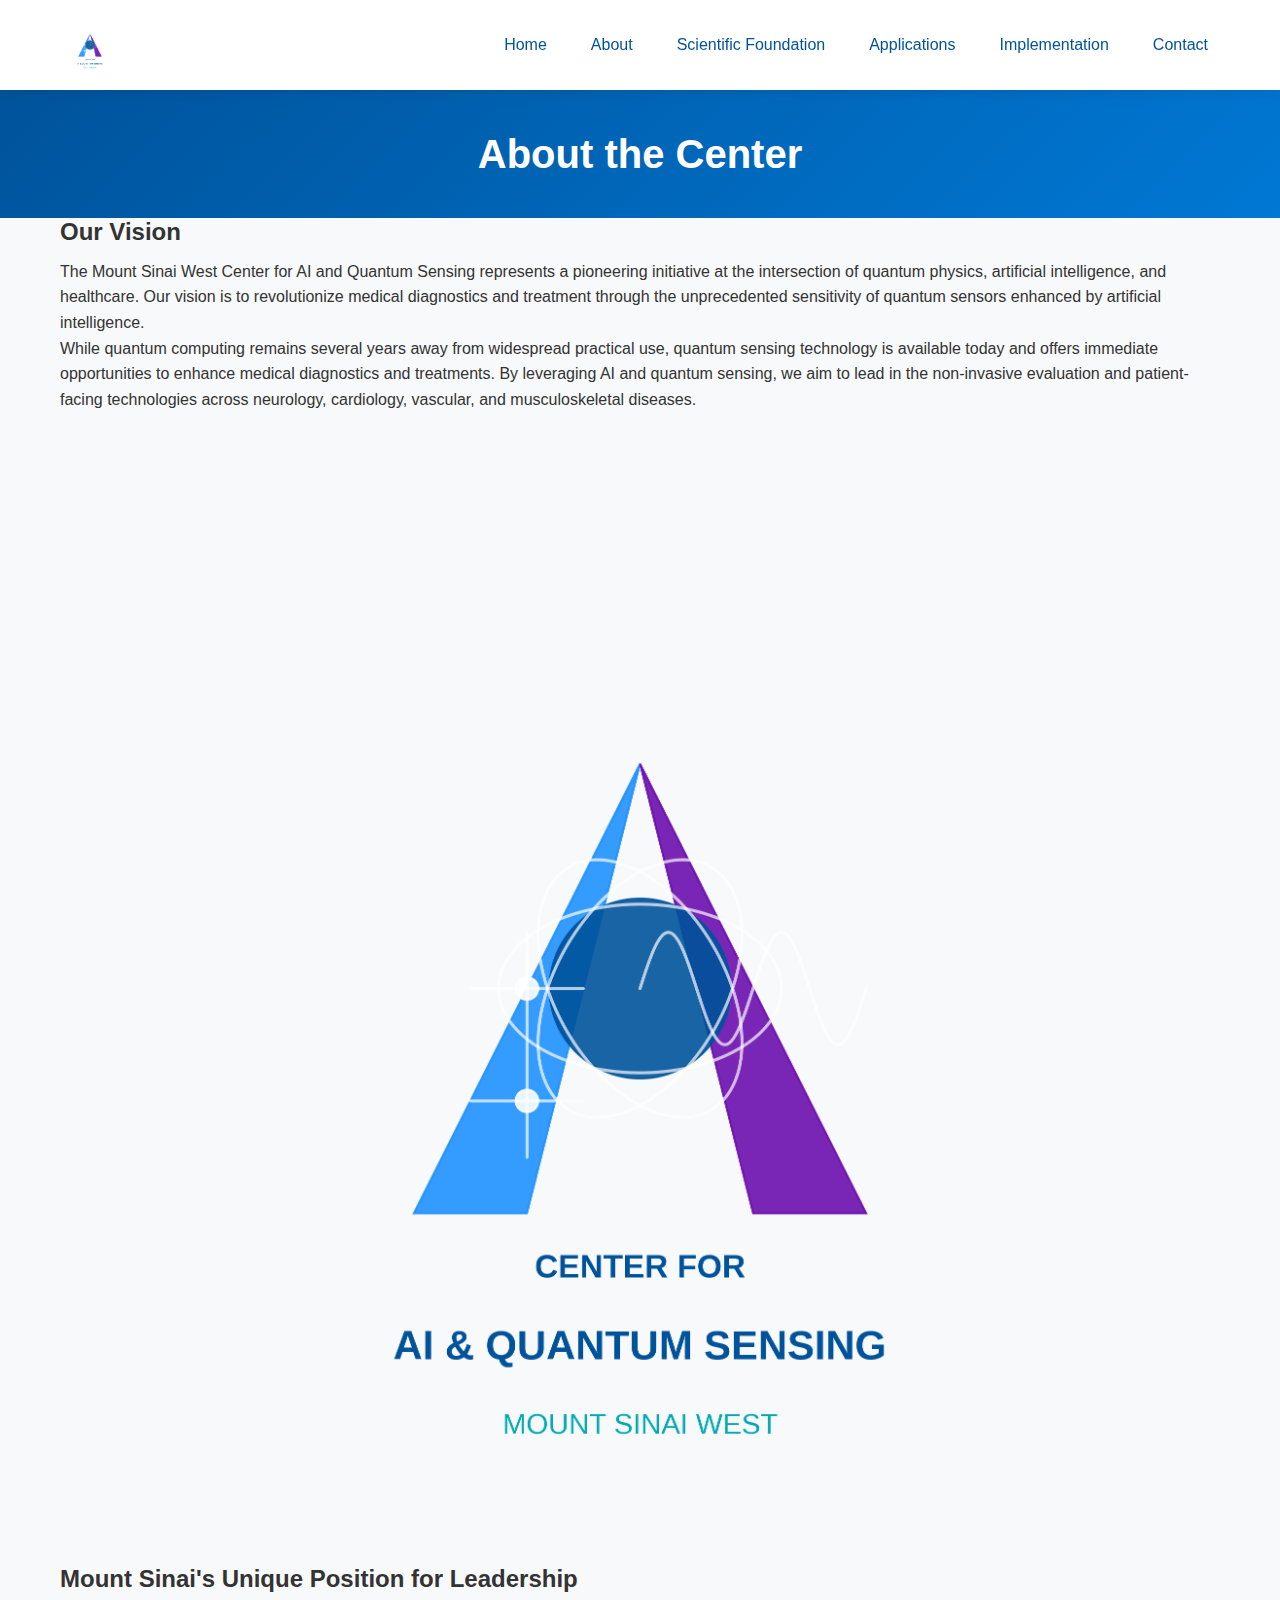
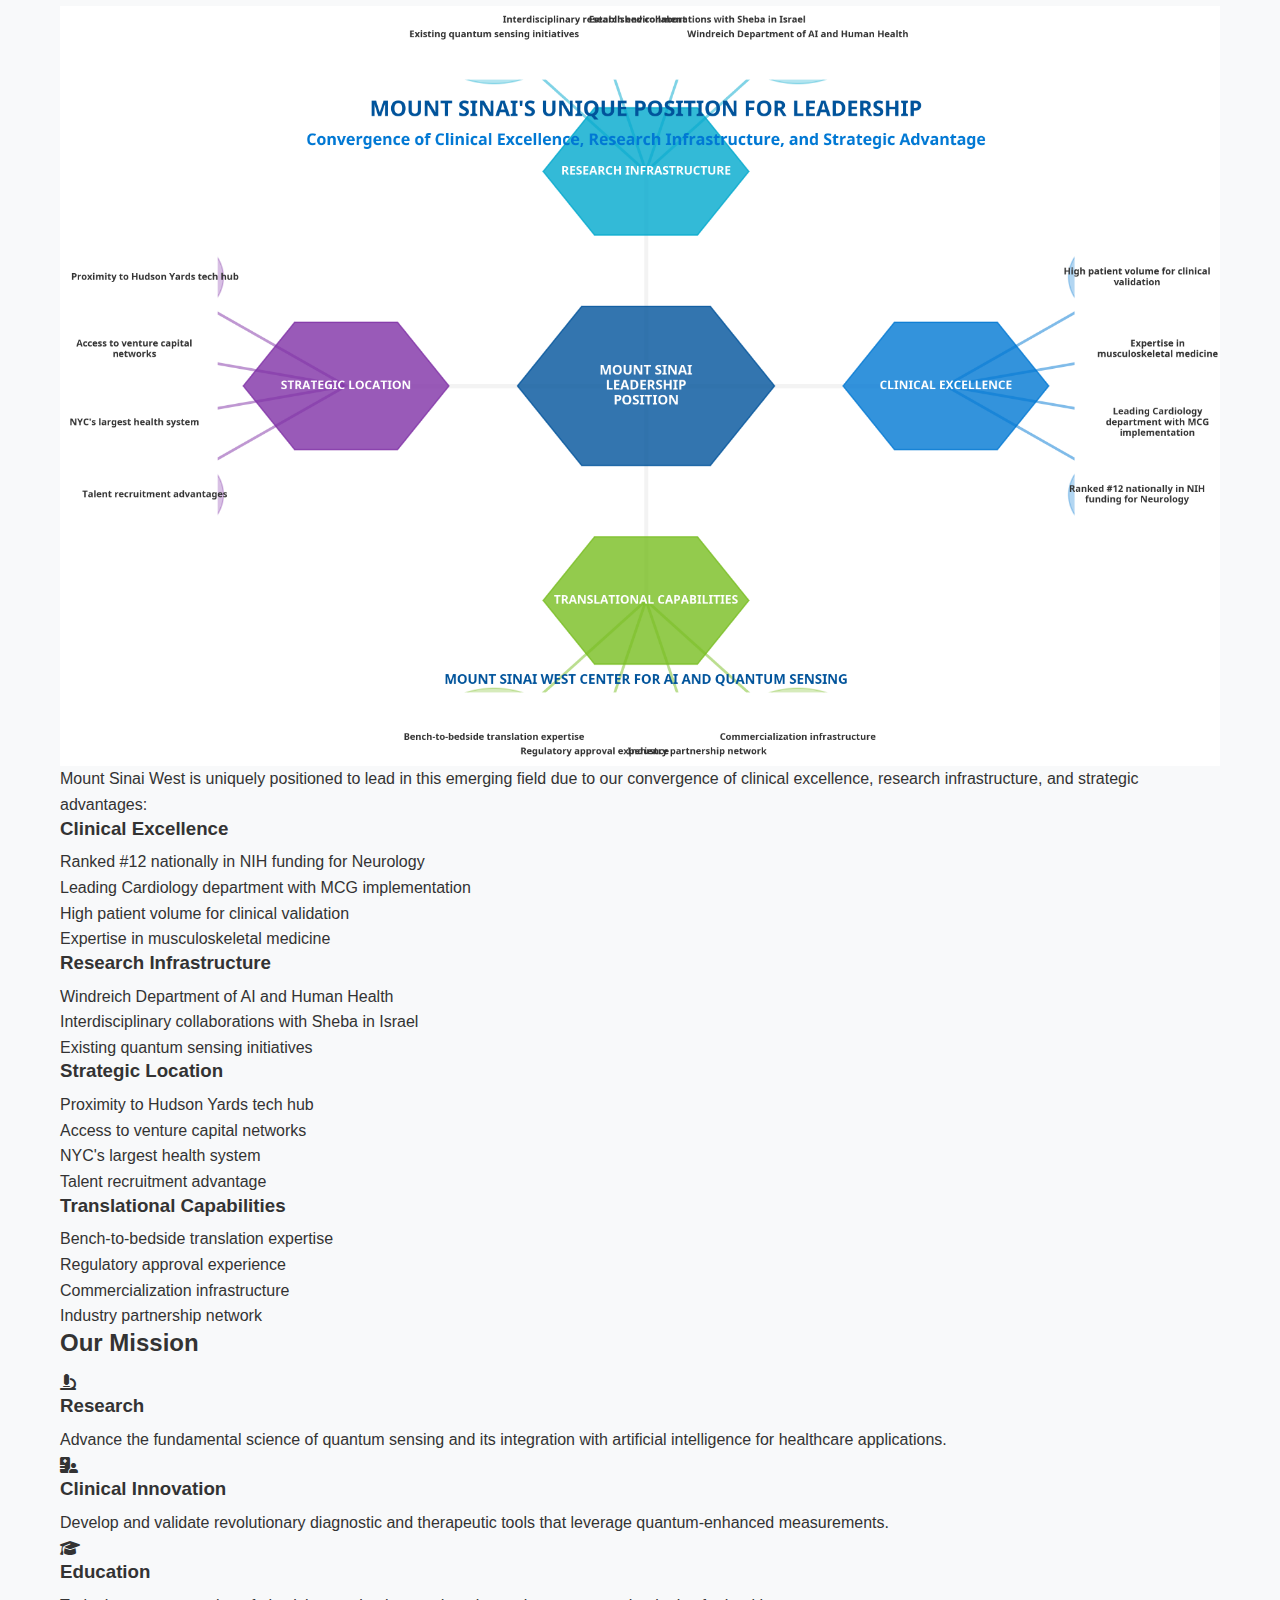
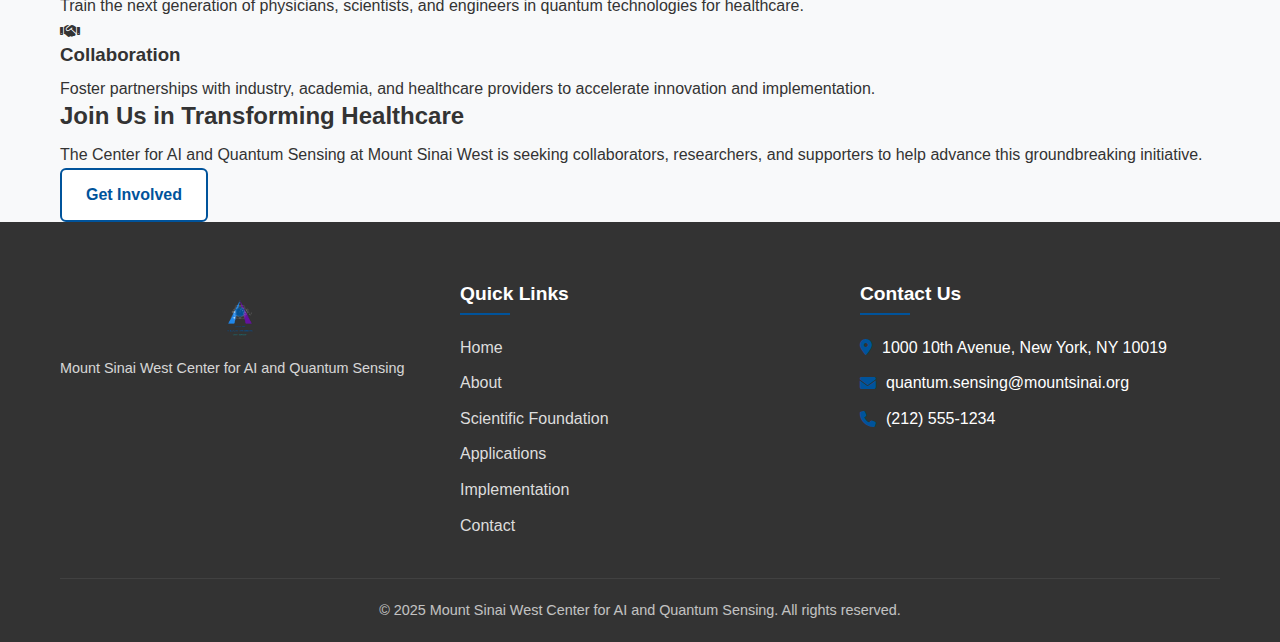
<file: website/about_template.html>
<!DOCTYPE html>
<html lang="en">
<head>
    <meta charset="UTF-8">
    <meta name="viewport" content="width=device-width, initial-scale=1.0">
    <link rel="stylesheet" href="css/compatibility.css">
    <title>About - Mount Sinai West Center for AI and Quantum Sensing</title>
    <link rel="stylesheet" href="css/styles.css">
    <link rel="stylesheet" href="https://cdnjs.cloudflare.com/ajax/libs/font-awesome/6.4.0/css/all.min.css">
    <!-- Ensure proper encoding -->
    <meta http-equiv="Content-Type" content="text/html; charset=utf-8">
</head>
<body>
    <header>
        <div class="container">
            <div class="header-content">
                <div class="logo">
                    <img src="images/center_logo.png" alt="Center for AI and Quantum Sensing Logo" class="center-logo">
                </div>
                <nav>
                    <ul class="nav-links">
                        <li><a href="index.html">Home</a></li>
                        <li><a href="about.html" class="active">About</a></li>
                        <li><a href="scientific-foundation.html">Scientific Foundation</a></li>
                        <li><a href="applications.html">Applications</a></li>
                        <li><a href="implementation.html">Implementation</a></li>
                        <li><a href="contact.html">Contact</a></li>
                    </ul>
                    <div class="mobile-menu-btn">
                        <span></span>
                        <span></span>
                        <span></span>
                    </div>
                </nav>
            </div>
        </div>
    </header>

    <section class="page-header">
        <div class="container">
            <h1>About the Center</h1>
        </div>
    </section>

    <section class="about-intro">
        <div class="container">
            <div class="about-content">
                <div class="about-text">
                    <h2>Our Vision</h2>
                    <p>The Mount Sinai West Center for AI and Quantum Sensing represents a pioneering initiative at the intersection of quantum physics, artificial intelligence, and healthcare. Our vision is to revolutionize medical diagnostics and treatment through the unprecedented sensitivity of quantum sensors enhanced by artificial intelligence.</p>
                    
                    <p>While quantum computing remains several years away from widespread practical use, quantum sensing technology is available today and offers immediate opportunities to enhance medical diagnostics and treatments. By leveraging AI and quantum sensing, we aim to lead in the non-invasive evaluation and patient-facing technologies across neurology, cardiology, vascular, and musculoskeletal diseases.</p>
                </div>
                <div class="about-image">
                    <img src="images/center_logo.png" alt="Center for AI and Quantum Sensing Logo">
                </div>
            </div>
        </div>
    </section>

    <section class="leadership-section">
        <div class="container">
            <h2>Mount Sinai's Unique Position for Leadership</h2>
            <div class="leadership-content">
                <div class="leadership-image">
                    <img src="images/mount_sinai_leadership.png" alt="Mount Sinai's Leadership Position">
                </div>
                <div class="leadership-text">
                    <p>Mount Sinai West is uniquely positioned to lead in this emerging field due to our convergence of clinical excellence, research infrastructure, and strategic advantages:</p>
                    
                    <h3>Clinical Excellence</h3>
                    <ul>
                        <li>Ranked #12 nationally in NIH funding for Neurology</li>
                        <li>Leading Cardiology department with MCG implementation</li>
                        <li>High patient volume for clinical validation</li>
                        <li>Expertise in musculoskeletal medicine</li>
                    </ul>
                    
                    <h3>Research Infrastructure</h3>
                    <ul>
                        <li>Windreich Department of AI and Human Health</li>
                        <li>Interdisciplinary collaborations with Sheba in Israel</li>
                        <li>Existing quantum sensing initiatives</li>
                    </ul>
                    
                    <h3>Strategic Location</h3>
                    <ul>
                        <li>Proximity to Hudson Yards tech hub</li>
                        <li>Access to venture capital networks</li>
                        <li>NYC's largest health system</li>
                        <li>Talent recruitment advantage</li>
                    </ul>
                    
                    <h3>Translational Capabilities</h3>
                    <ul>
                        <li>Bench-to-bedside translation expertise</li>
                        <li>Regulatory approval experience</li>
                        <li>Commercialization infrastructure</li>
                        <li>Industry partnership network</li>
                    </ul>
                </div>
            </div>
        </div>
    </section>

    <section class="mission-section">
        <div class="container">
            <h2>Our Mission</h2>
            <div class="mission-cards">
                <div class="mission-card">
                    <div class="mission-icon">
                        <i class="fas fa-microscope"></i>
                    </div>
                    <h3>Research</h3>
                    <p>Advance the fundamental science of quantum sensing and its integration with artificial intelligence for healthcare applications.</p>
                </div>
                
                <div class="mission-card">
                    <div class="mission-icon">
                        <i class="fas fa-hospital-user"></i>
                    </div>
                    <h3>Clinical Innovation</h3>
                    <p>Develop and validate revolutionary diagnostic and therapeutic tools that leverage quantum-enhanced measurements.</p>
                </div>
                
                <div class="mission-card">
                    <div class="mission-icon">
                        <i class="fas fa-graduation-cap"></i>
                    </div>
                    <h3>Education</h3>
                    <p>Train the next generation of physicians, scientists, and engineers in quantum technologies for healthcare.</p>
                </div>
                
                <div class="mission-card">
                    <div class="mission-icon">
                        <i class="fas fa-handshake"></i>
                    </div>
                    <h3>Collaboration</h3>
                    <p>Foster partnerships with industry, academia, and healthcare providers to accelerate innovation and implementation.</p>
                </div>
            </div>
        </div>
    </section>

    <section class="cta">
        <div class="container">
            <h2>Join Us in Transforming Healthcare</h2>
            <p>The Center for AI and Quantum Sensing at Mount Sinai West is seeking collaborators, researchers, and supporters to help advance this groundbreaking initiative.</p>
            <a href="contact.html" class="btn btn-primary">Get Involved</a>
        </div>
    </section>

    <footer>
        <div class="container">
            <div class="footer-content">
                <div class="footer-logo">
                    <img src="images/center_logo.png" alt="Center for AI and Quantum Sensing Logo">
                    <p>Mount Sinai West Center for AI and Quantum Sensing</p>
                </div>
                <div class="footer-links">
                    <h4>Quick Links</h4>
                    <ul>
                        <li><a href="index.html">Home</a></li>
                        <li><a href="about.html">About</a></li>
                        <li><a href="scientific-foundation.html">Scientific Foundation</a></li>
                        <li><a href="applications.html">Applications</a></li>
                        <li><a href="implementation.html">Implementation</a></li>
                        <li><a href="contact.html">Contact</a></li>
                    </ul>
                </div>
                <div class="footer-contact">
                    <h4>Contact Us</h4>
                    <p><i class="fas fa-map-marker-alt"></i> 1000 10th Avenue, New York, NY 10019</p>
                    <p><i class="fas fa-envelope"></i> quantum.sensing@mountsinai.org</p>
                    <p><i class="fas fa-phone"></i> (212) 555-1234</p>
                </div>
            </div>
            <div class="footer-bottom">
                <p>&copy; 2025 Mount Sinai West Center for AI and Quantum Sensing. All rights reserved.</p>
            </div>
        </div>
    </footer>

    <script src="js/script.js"></script>
</body>
</html>
</file>
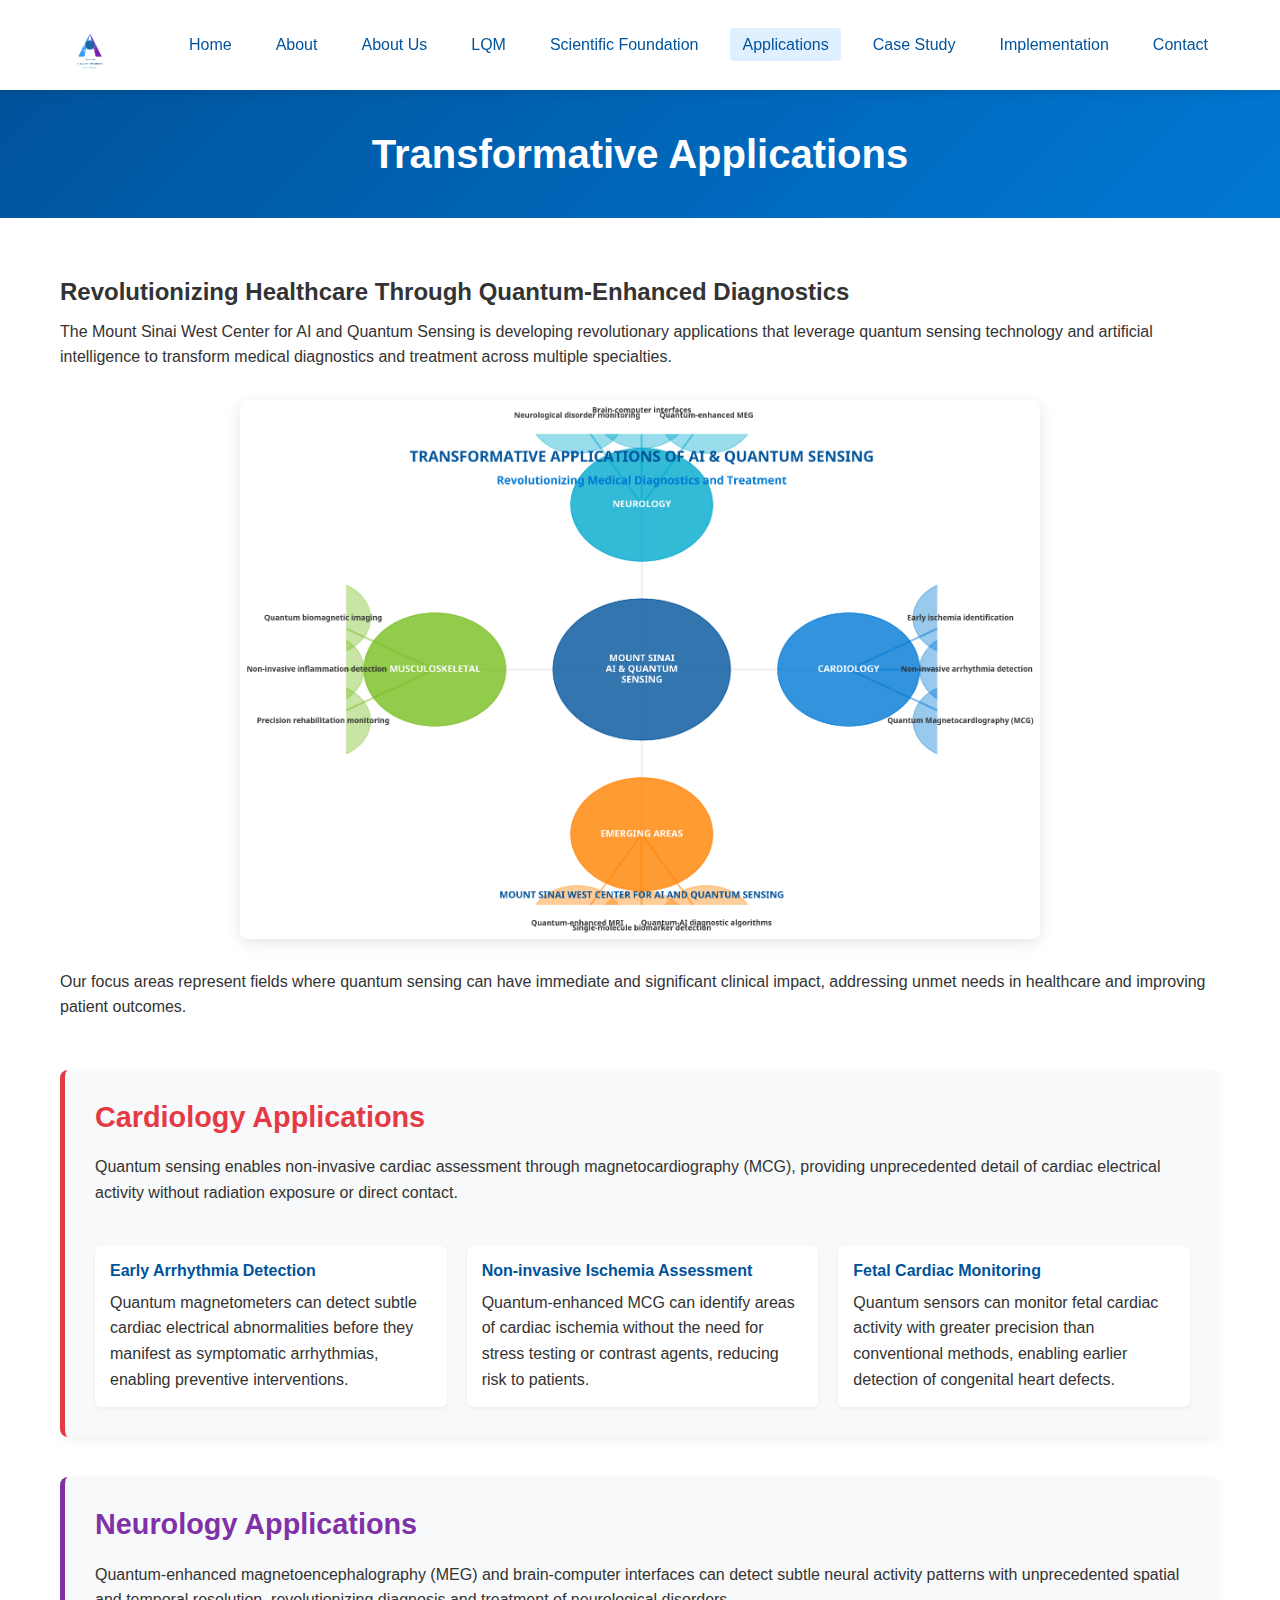
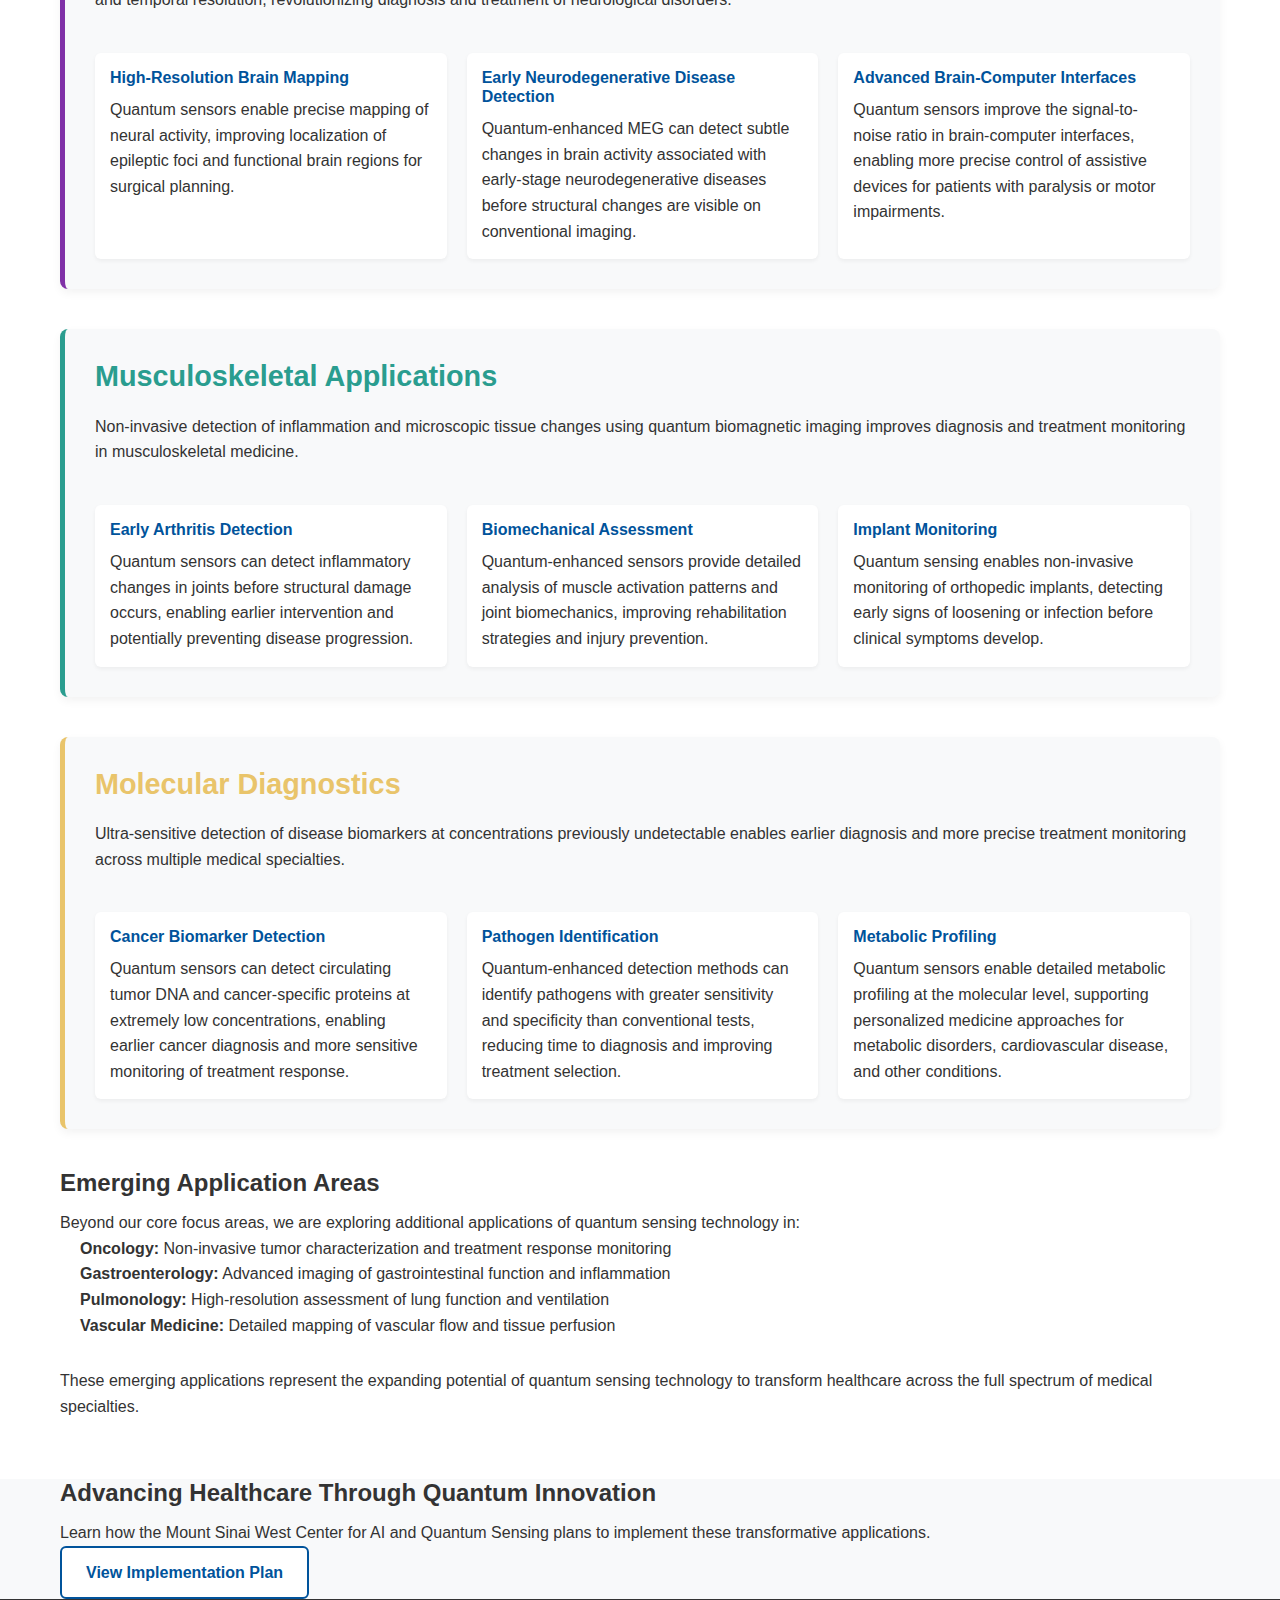
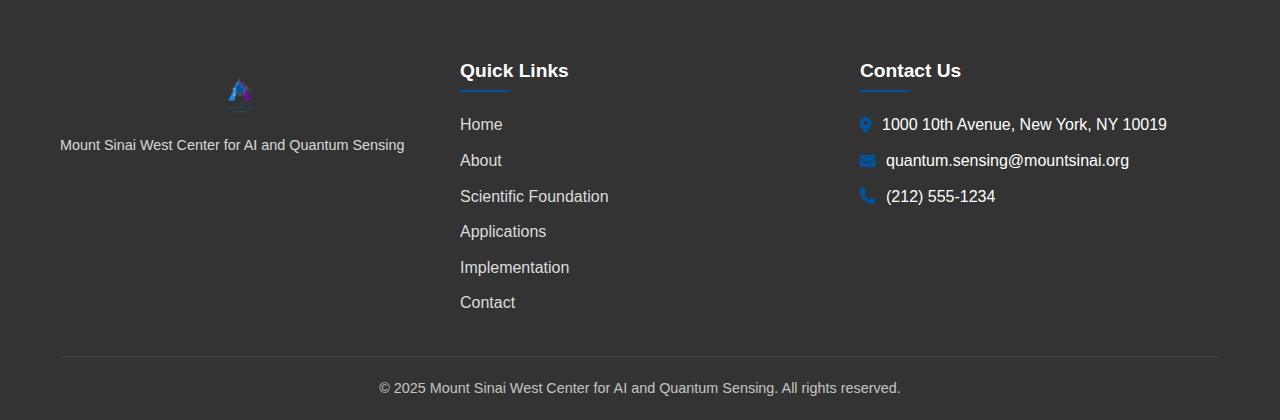
<file: website/applications.html>
<!DOCTYPE html>
<html lang="en">
    <head>
        <meta charset="UTF-8">
        <meta name="viewport" content="width=device-width, initial-scale=1.0">
        <link rel="stylesheet" href="css/compatibility.css">
        <title>Large Quantitative Models and Quantum Sensing</title>
        <link rel="stylesheet" href="css/styles.css">
        <link rel="stylesheet" href="css/partners.css">
        <link rel="stylesheet" href="css/quantum-animations.css">
        <link rel="stylesheet" href="https://cdnjs.cloudflare.com/ajax/libs/font-awesome/6.4.0/css/all.min.css">
        <!-- Preload key assets -->
        <link rel="preload" href="images/center_logo.png" as="image">
        <link rel="preload" href="images/mount_sinai_logo.png" as="image">
        <!-- Ensure proper encoding -->
        <meta http-equiv="Content-Type" content="text/html; charset=utf-8">
    </head>
    <body>
        <header>
            <div class="container">
                <div class="header-content">
                    <div class="logo">
                        <img src="images/center_logo.png" alt="Center for AI and Quantum Sensing Logo" class="center-logo">
                    </div>
                    <nav>
                        <ul class="nav-links">
                            <li><a href="index.html" >Home</a></li>
                            <li><a href="about.html">About</a></li>
                            <li><a href="about-us.html">About Us</a></li>
                            <li><a href="LQM.html" >LQM</a></li>
                            <li><a href="scientific-foundation.html">Scientific Foundation</a></li>
                            <li><a href="applications.html" class="active">Applications</a></li>
                            <li><a href="case-study.html">Case Study</a></li>
                            <li><a href="implementation.html">Implementation</a></li>
                            <li><a href="contact.html">Contact</a></li>
                        </ul>
                        <div class="mobile-menu-btn">
                            <span></span>
                            <span></span>
                            <span></span>
                        </div>
                    </nav>
                </div>
            </div>
        </header>
    </head>
<body>

    <section class="page-header">
        <div class="container">
            <h1>Transformative Applications</h1>
        </div>
    </section>

    <section class="applications-section">
        <div class="container">
            <div class="applications-overview">
                <h2>Revolutionizing Healthcare Through Quantum-Enhanced Diagnostics</h2>
                <p>The Mount Sinai West Center for AI and Quantum Sensing is developing revolutionary applications that leverage quantum sensing technology and artificial intelligence to transform medical diagnostics and treatment across multiple specialties.</p>
                
                <div class="applications-image">
                    <img src="images/transformative_applications.png" alt="Transformative Applications of AI and Quantum Sensing" style="max-width: 800px;">
                </div>
                
                <p>Our focus areas represent fields where quantum sensing can have immediate and significant clinical impact, addressing unmet needs in healthcare and improving patient outcomes.</p>
            </div>
            
            <div class="application-card cardiology-card">
                <h3 class="cardiology-title">Cardiology Applications</h3>
                <div class="application-content">
                    <p>Quantum sensing enables non-invasive cardiac assessment through magnetocardiography (MCG), providing unprecedented detail of cardiac electrical activity without radiation exposure or direct contact.</p>
                    
                    <div class="application-features">
                        <div class="feature-item">
                            <h4>Early Arrhythmia Detection</h4>
                            <p>Quantum magnetometers can detect subtle cardiac electrical abnormalities before they manifest as symptomatic arrhythmias, enabling preventive interventions.</p>
                        </div>
                        
                        <div class="feature-item">
                            <h4>Non-invasive Ischemia Assessment</h4>
                            <p>Quantum-enhanced MCG can identify areas of cardiac ischemia without the need for stress testing or contrast agents, reducing risk to patients.</p>
                        </div>
                        
                        <div class="feature-item">
                            <h4>Fetal Cardiac Monitoring</h4>
                            <p>Quantum sensors can monitor fetal cardiac activity with greater precision than conventional methods, enabling earlier detection of congenital heart defects.</p>
                        </div>
                    </div>
                </div>
            </div>
            
            <div class="application-card neurology-card">
                <h3 class="neurology-title">Neurology Applications</h3>
                <div class="application-content">
                    <p>Quantum-enhanced magnetoencephalography (MEG) and brain-computer interfaces can detect subtle neural activity patterns with unprecedented spatial and temporal resolution, revolutionizing diagnosis and treatment of neurological disorders.</p>
                    
                    <div class="application-features">
                        <div class="feature-item">
                            <h4>High-Resolution Brain Mapping</h4>
                            <p>Quantum sensors enable precise mapping of neural activity, improving localization of epileptic foci and functional brain regions for surgical planning.</p>
                        </div>
                        
                        <div class="feature-item">
                            <h4>Early Neurodegenerative Disease Detection</h4>
                            <p>Quantum-enhanced MEG can detect subtle changes in brain activity associated with early-stage neurodegenerative diseases before structural changes are visible on conventional imaging.</p>
                        </div>
                        
                        <div class="feature-item">
                            <h4>Advanced Brain-Computer Interfaces</h4>
                            <p>Quantum sensors improve the signal-to-noise ratio in brain-computer interfaces, enabling more precise control of assistive devices for patients with paralysis or motor impairments.</p>
                        </div>
                    </div>
                </div>
            </div>
            
            <div class="application-card musculoskeletal-card">
                <h3 class="musculoskeletal-title">Musculoskeletal Applications</h3>
                <div class="application-content">
                    <p>Non-invasive detection of inflammation and microscopic tissue changes using quantum biomagnetic imaging improves diagnosis and treatment monitoring in musculoskeletal medicine.</p>
                    
                    <div class="application-features">
                        <div class="feature-item">
                            <h4>Early Arthritis Detection</h4>
                            <p>Quantum sensors can detect inflammatory changes in joints before structural damage occurs, enabling earlier intervention and potentially preventing disease progression.</p>
                        </div>
                        
                        <div class="feature-item">
                            <h4>Biomechanical Assessment</h4>
                            <p>Quantum-enhanced sensors provide detailed analysis of muscle activation patterns and joint biomechanics, improving rehabilitation strategies and injury prevention.</p>
                        </div>
                        
                        <div class="feature-item">
                            <h4>Implant Monitoring</h4>
                            <p>Quantum sensing enables non-invasive monitoring of orthopedic implants, detecting early signs of loosening or infection before clinical symptoms develop.</p>
                        </div>
                    </div>
                </div>
            </div>
            
            <div class="application-card molecular-card">
                <h3 class="molecular-title">Molecular Diagnostics</h3>
                <div class="application-content">
                    <p>Ultra-sensitive detection of disease biomarkers at concentrations previously undetectable enables earlier diagnosis and more precise treatment monitoring across multiple medical specialties.</p>
                    
                    <div class="application-features">
                        <div class="feature-item">
                            <h4>Cancer Biomarker Detection</h4>
                            <p>Quantum sensors can detect circulating tumor DNA and cancer-specific proteins at extremely low concentrations, enabling earlier cancer diagnosis and more sensitive monitoring of treatment response.</p>
                        </div>
                        
                        <div class="feature-item">
                            <h4>Pathogen Identification</h4>
                            <p>Quantum-enhanced detection methods can identify pathogens with greater sensitivity and specificity than conventional tests, reducing time to diagnosis and improving treatment selection.</p>
                        </div>
                        
                        <div class="feature-item">
                            <h4>Metabolic Profiling</h4>
                            <p>Quantum sensors enable detailed metabolic profiling at the molecular level, supporting personalized medicine approaches for metabolic disorders, cardiovascular disease, and other conditions.</p>
                        </div>
                    </div>
                </div>
            </div>
            
            <div class="emerging-applications">
                <h2>Emerging Application Areas</h2>
                <p>Beyond our core focus areas, we are exploring additional applications of quantum sensing technology in:</p>
                
                <ul style="margin-left: 20px; margin-bottom: 30px;">
                    <li><strong>Oncology:</strong> Non-invasive tumor characterization and treatment response monitoring</li>
                    <li><strong>Gastroenterology:</strong> Advanced imaging of gastrointestinal function and inflammation</li>
                    <li><strong>Pulmonology:</strong> High-resolution assessment of lung function and ventilation</li>
                    <li><strong>Vascular Medicine:</strong> Detailed mapping of vascular flow and tissue perfusion</li>
                </ul>
                
                <p>These emerging applications represent the expanding potential of quantum sensing technology to transform healthcare across the full spectrum of medical specialties.</p>
            </div>
        </div>
    </section>

    <section class="cta">
        <div class="container">
            <h2>Advancing Healthcare Through Quantum Innovation</h2>
            <p>Learn how the Mount Sinai West Center for AI and Quantum Sensing plans to implement these transformative applications.</p>
            <a href="implementation.html" class="btn btn-primary">View Implementation Plan</a>
        </div>
    </section>

    <footer>
        <div class="container">
            <div class="footer-content">
                <div class="footer-logo">
                    <img src="images/center_logo.png" alt="Center for AI and Quantum Sensing Logo">
                    <p>Mount Sinai West Center for AI and Quantum Sensing</p>
                </div>
                <div class="footer-links">
                    <h4>Quick Links</h4>
                    <ul>
                        <li><a href="index.html">Home</a></li>
                        <li><a href="about.html">About</a></li>
                        <li><a href="scientific-foundation.html">Scientific Foundation</a></li>
                        <li><a href="applications.html">Applications</a></li>
                        <li><a href="implementation.html">Implementation</a></li>
                        <li><a href="contact.html">Contact</a></li>
                    </ul>
                </div>
                <div class="footer-contact">
                    <h4>Contact Us</h4>
                    <p><i class="fas fa-map-marker-alt"></i> 1000 10th Avenue, New York, NY 10019</p>
                    <p><i class="fas fa-envelope"></i> quantum.sensing@mountsinai.org</p>
                    <p><i class="fas fa-phone"></i> (212) 555-1234</p>
                </div>
            </div>
            <div class="footer-bottom">
                <p>&copy; 2025 Mount Sinai West Center for AI and Quantum Sensing. All rights reserved.</p>
            </div>
        </div>
    </footer>

    <script src="js/script.js"></script>
</body>
</html>
</file>
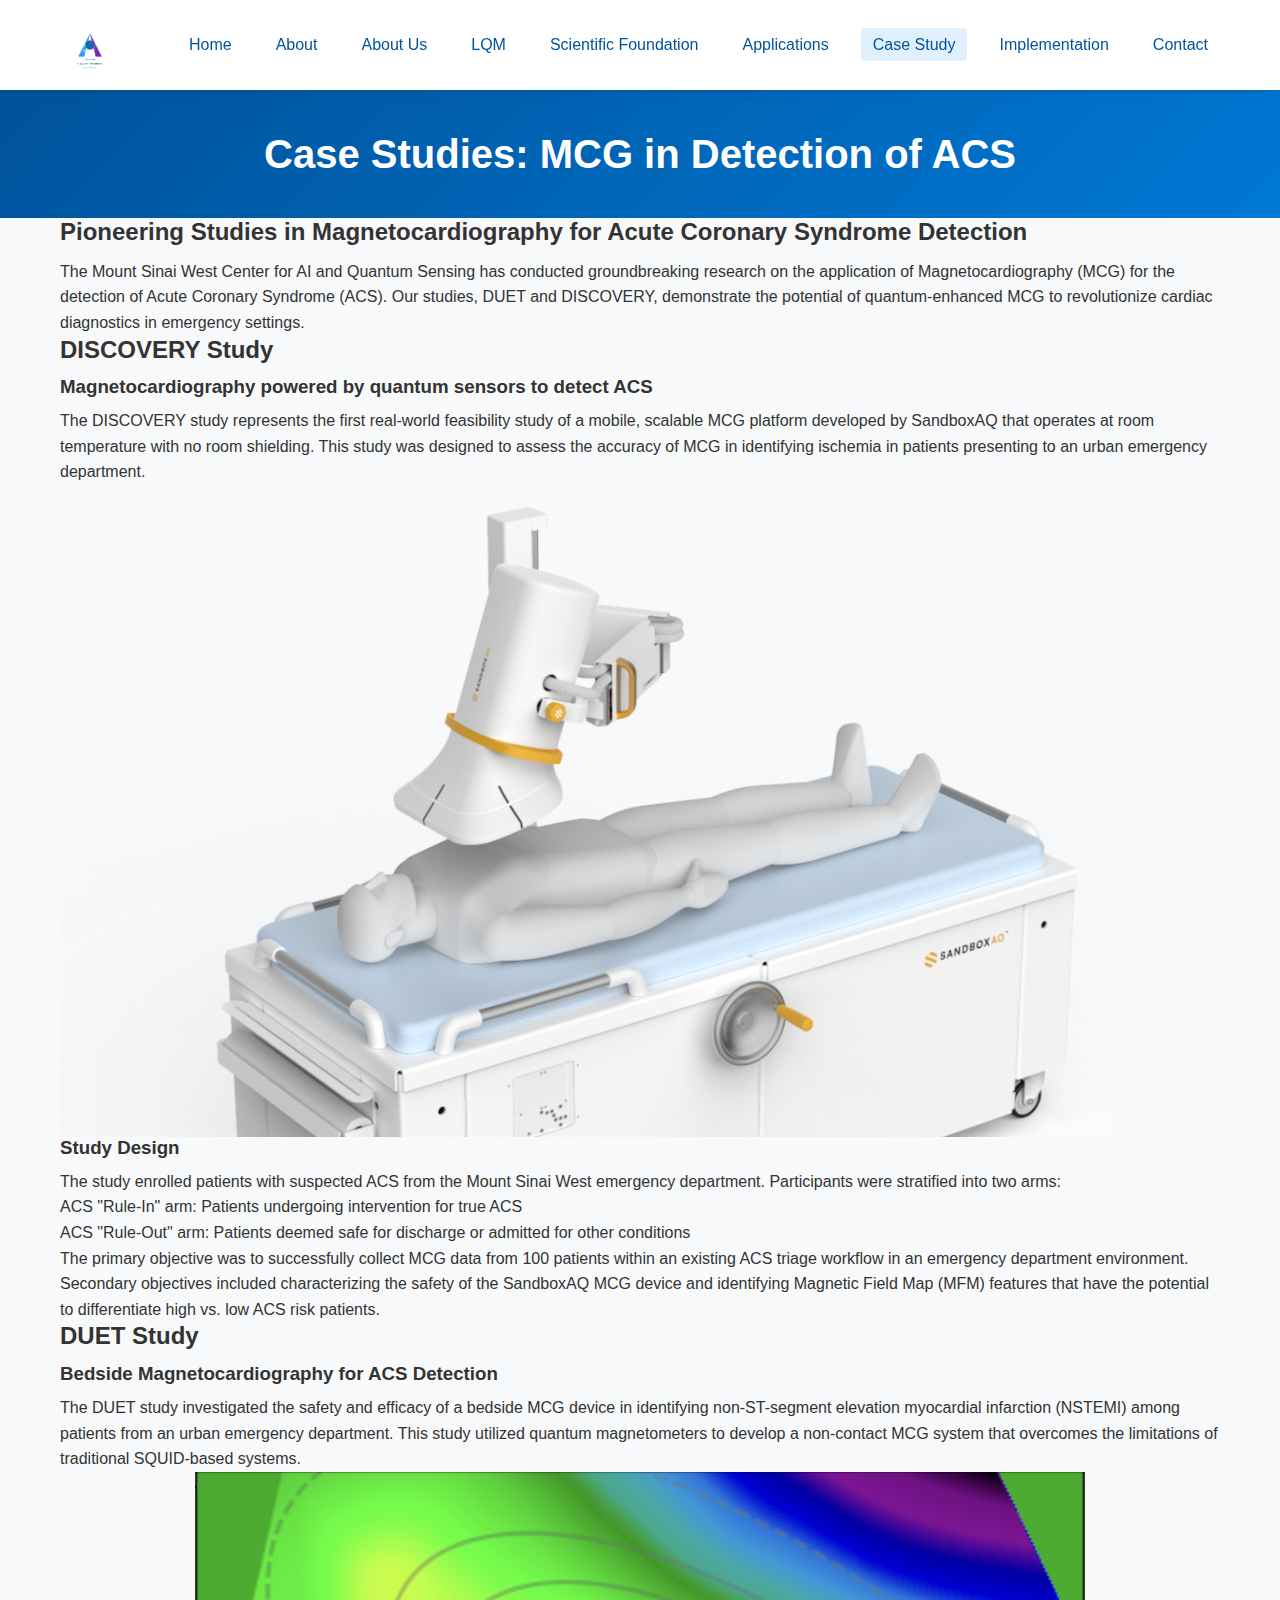
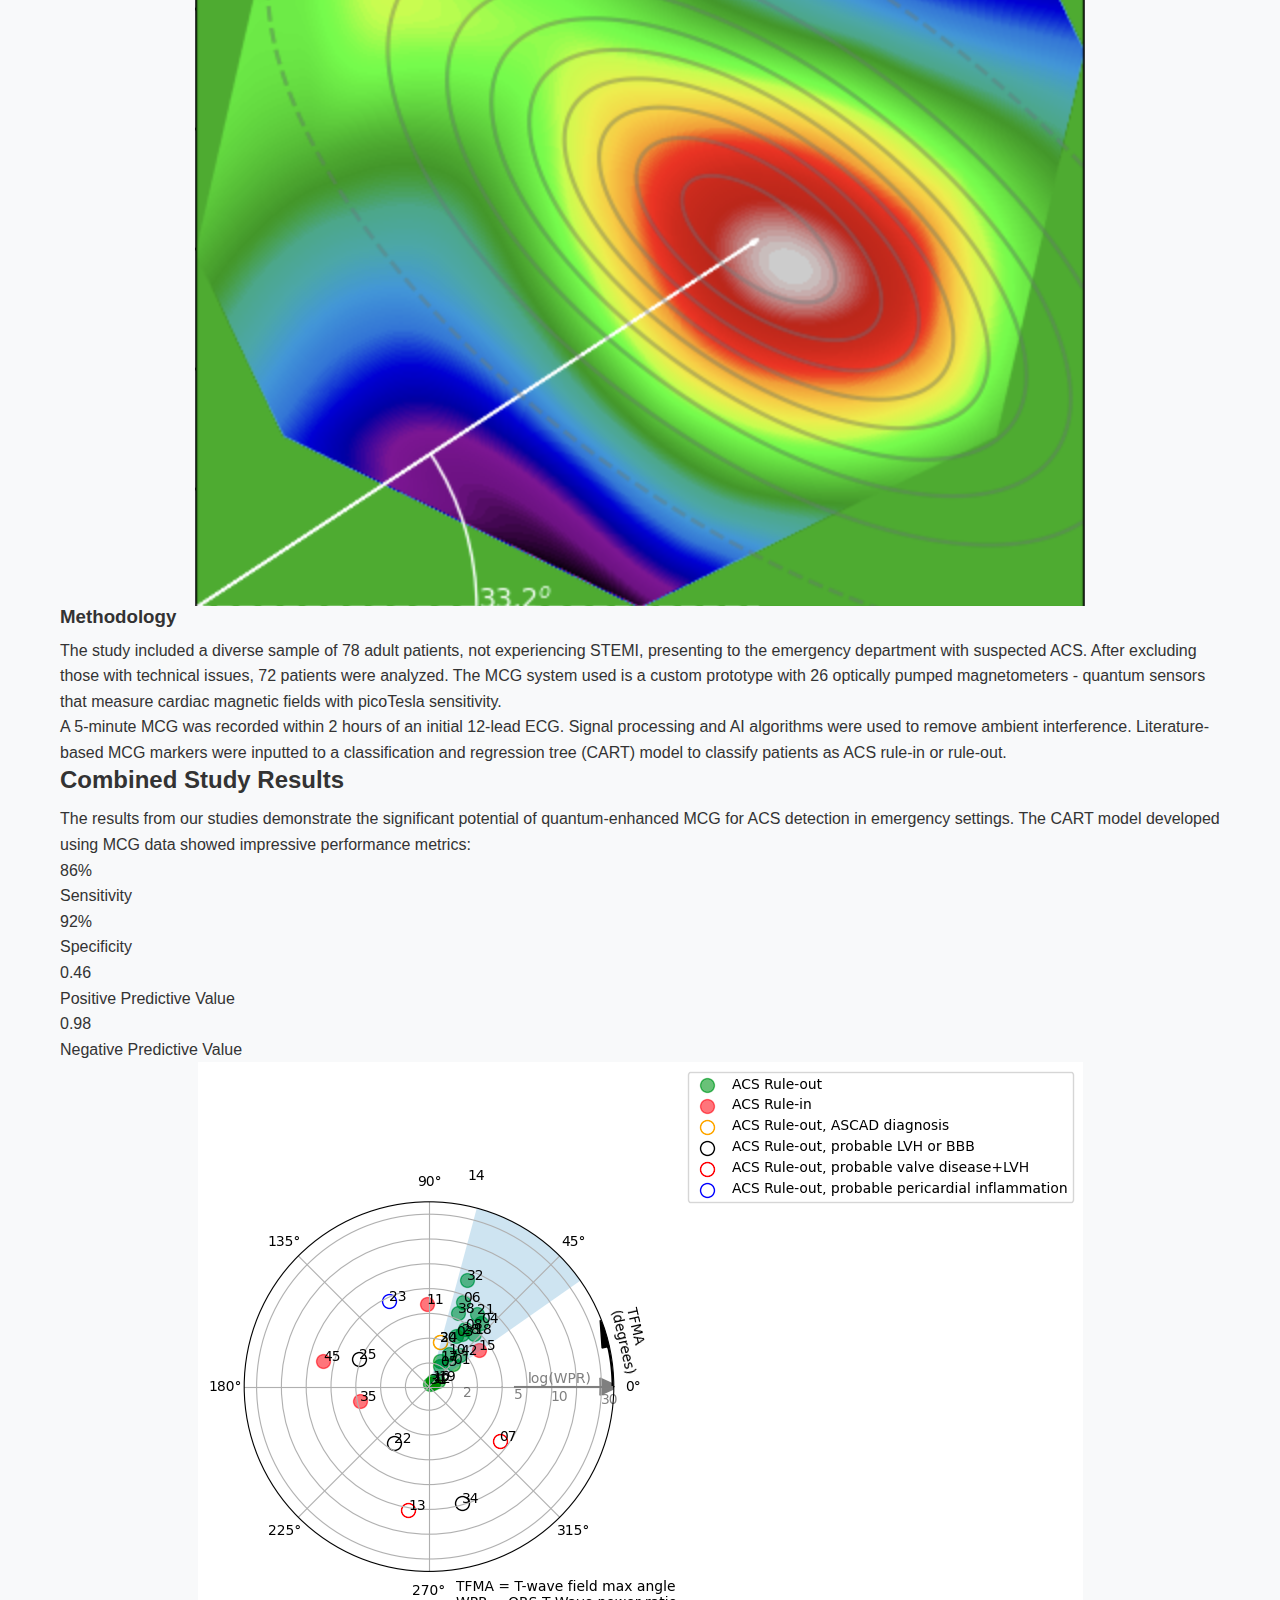
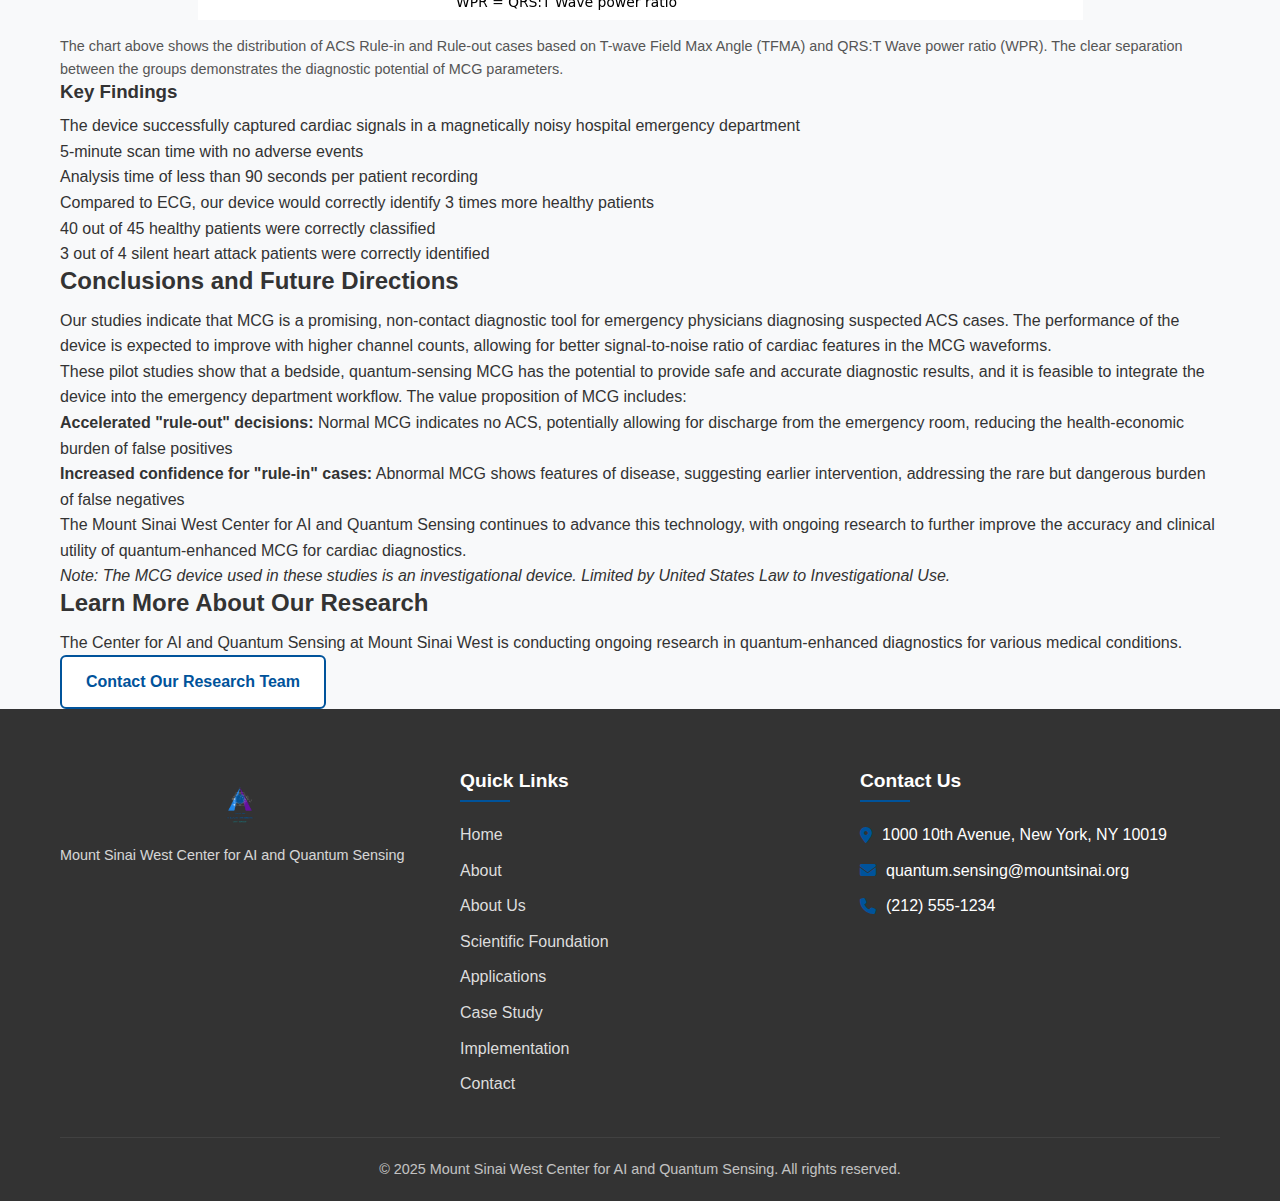
<file: website/case-study.html>
<!DOCTYPE html>
<html lang="en">
<head>
    <meta charset="UTF-8">
    <meta name="viewport" content="width=device-width, initial-scale=1.0">
    <link rel="stylesheet" href="css/compatibility.css">
    <title>Mount Sinai West Center for AI and Quantum Sensing</title>
    <link rel="stylesheet" href="css/styles.css">
    <link rel="stylesheet" href="css/partners.css">
    <link rel="stylesheet" href="css/quantum-animations.css">
    <link rel="stylesheet" href="https://cdnjs.cloudflare.com/ajax/libs/font-awesome/6.4.0/css/all.min.css">
    <!-- Preload key assets -->
    <link rel="preload" href="images/center_logo.png" as="image">
    <link rel="preload" href="images/mount_sinai_logo.png" as="image">
    <!-- Ensure proper encoding -->
    <meta http-equiv="Content-Type" content="text/html; charset=utf-8">
</head>
<body>
    <header>
        <div class="container">
            <div class="header-content">
                <div class="logo">
                    <img src="images/center_logo.png" alt="Center for AI and Quantum Sensing Logo" class="center-logo">
                </div>
                <nav>
                    <ul class="nav-links">
                        <li><a href="index.html" >Home</a></li>
                        <li><a href="about.html">About</a></li>
                        <li><a href="about-us.html">About Us</a></li>
                        <li><a href="LQM.html">LQM</a></li>
                        <li><a href="scientific-foundation.html">Scientific Foundation</a></li>
                        <li><a href="applications.html">Applications</a></li>
                        <li><a href="case-study.html"class="active">Case Study</a></li>
                        <li><a href="implementation.html">Implementation</a></li>
                        <li><a href="contact.html">Contact</a></li>
                    </ul>
                    <div class="mobile-menu-btn">
                        <span></span>
                        <span></span>
                        <span></span>
                    </div>
                </nav>
            </div>
        </div>
    </header>

    <section class="page-header">
        <div class="container">
            <h1>Case Studies: MCG in Detection of ACS</h1>
        </div>
    </section>

    <section class="about-intro">
        <div class="container">
            <div class="about-content">
                <div class="about-text">
                    <h2>Pioneering Studies in Magnetocardiography for Acute Coronary Syndrome Detection</h2>
                    <p>The Mount Sinai West Center for AI and Quantum Sensing has conducted groundbreaking research on the application of Magnetocardiography (MCG) for the detection of Acute Coronary Syndrome (ACS). Our studies, DUET and DISCOVERY, demonstrate the potential of quantum-enhanced MCG to revolutionize cardiac diagnostics in emergency settings.</p>
                </div>
            </div>
        </div>
    </section>

    <section class="study-section">
        <div class="container">
            <div class="study-content">
                <div class="study">
                    <h2>DISCOVERY Study</h2>
                    <h3>Magnetocardiography powered by quantum sensors to detect ACS</h3>
                    
                    <p>The DISCOVERY study represents the first real-world feasibility study of a mobile, scalable MCG platform developed by SandboxAQ that operates at room temperature with no room shielding. This study was designed to assess the accuracy of MCG in identifying ischemia in patients presenting to an urban emergency department.</p>
                    
                    <div class="study-image">
                        <img src="images/mcg_device.png" alt="MCG Device">
                    </div>
                    
                    <h3>Study Design</h3>
                    <p>The study enrolled patients with suspected ACS from the Mount Sinai West emergency department. Participants were stratified into two arms:</p>
                    <ul>
                        <li>ACS "Rule-In" arm: Patients undergoing intervention for true ACS</li>
                        <li>ACS "Rule-Out" arm: Patients deemed safe for discharge or admitted for other conditions</li>
                    </ul>
                    
                    <p>The primary objective was to successfully collect MCG data from 100 patients within an existing ACS triage workflow in an emergency department environment. Secondary objectives included characterizing the safety of the SandboxAQ MCG device and identifying Magnetic Field Map (MFM) features that have the potential to differentiate high vs. low ACS risk patients.</p>
                </div>
                
                <div class="study">
                    <h2>DUET Study</h2>
                    <h3>Bedside Magnetocardiography for ACS Detection</h3>
                    
                    <p>The DUET study investigated the safety and efficacy of a bedside MCG device in identifying non-ST-segment elevation myocardial infarction (NSTEMI) among patients from an urban emergency department. This study utilized quantum magnetometers to develop a non-contact MCG system that overcomes the limitations of traditional SQUID-based systems.</p>
                    
                    <div class="study-image">
                        <img src="images/mcg_field_map.png" alt="MCG Field Map">
                    </div>
                    
                    <h3>Methodology</h3>
                    <p>The study included a diverse sample of 78 adult patients, not experiencing STEMI, presenting to the emergency department with suspected ACS. After excluding those with technical issues, 72 patients were analyzed. The MCG system used is a custom prototype with 26 optically pumped magnetometers - quantum sensors that measure cardiac magnetic fields with picoTesla sensitivity.</p>
                    
                    <p>A 5-minute MCG was recorded within 2 hours of an initial 12-lead ECG. Signal processing and AI algorithms were used to remove ambient interference. Literature-based MCG markers were inputted to a classification and regression tree (CART) model to classify patients as ACS rule-in or rule-out.</p>
                </div>
            </div>
        </div>
    </section>

    <section class="results-section">
        <div class="container">
            <h2>Combined Study Results</h2>
            <p>The results from our studies demonstrate the significant potential of quantum-enhanced MCG for ACS detection in emergency settings. The CART model developed using MCG data showed impressive performance metrics:</p>
            
            <div class="metrics">
                <div class="metric">
                    <div class="metric-value">86%</div>
                    <div class="metric-label">Sensitivity</div>
                </div>
                <div class="metric">
                    <div class="metric-value">92%</div>
                    <div class="metric-label">Specificity</div>
                </div>
                <div class="metric">
                    <div class="metric-value">0.46</div>
                    <div class="metric-label">Positive Predictive Value</div>
                </div>
                <div class="metric">
                    <div class="metric-value">0.98</div>
                    <div class="metric-label">Negative Predictive Value</div>
                </div>
            </div>
            
            <div class="results-image">
                <img src="images/mcg_results_chart.png" alt="MCG Results Chart">
                <p class="image-caption">The chart above shows the distribution of ACS Rule-in and Rule-out cases based on T-wave Field Max Angle (TFMA) and QRS:T Wave power ratio (WPR). The clear separation between the groups demonstrates the diagnostic potential of MCG parameters.</p>
            </div>
            
            <h3>Key Findings</h3>
            <ul>
                <li>The device successfully captured cardiac signals in a magnetically noisy hospital emergency department</li>
                <li>5-minute scan time with no adverse events</li>
                <li>Analysis time of less than 90 seconds per patient recording</li>
                <li>Compared to ECG, our device would correctly identify 3 times more healthy patients</li>
                <li>40 out of 45 healthy patients were correctly classified</li>
                <li>3 out of 4 silent heart attack patients were correctly identified</li>
            </ul>
        </div>
    </section>

    <section class="conclusion-section">
        <div class="container">
            <h2>Conclusions and Future Directions</h2>
            <p>Our studies indicate that MCG is a promising, non-contact diagnostic tool for emergency physicians diagnosing suspected ACS cases. The performance of the device is expected to improve with higher channel counts, allowing for better signal-to-noise ratio of cardiac features in the MCG waveforms.</p>
            
            <p>These pilot studies show that a bedside, quantum-sensing MCG has the potential to provide safe and accurate diagnostic results, and it is feasible to integrate the device into the emergency department workflow. The value proposition of MCG includes:</p>
            
            <ul>
                <li><strong>Accelerated "rule-out" decisions:</strong> Normal MCG indicates no ACS, potentially allowing for discharge from the emergency room, reducing the health-economic burden of false positives</li>
                <li><strong>Increased confidence for "rule-in" cases:</strong> Abnormal MCG shows features of disease, suggesting earlier intervention, addressing the rare but dangerous burden of false negatives</li>
            </ul>
            
            <p>The Mount Sinai West Center for AI and Quantum Sensing continues to advance this technology, with ongoing research to further improve the accuracy and clinical utility of quantum-enhanced MCG for cardiac diagnostics.</p>
            
            <p><em>Note: The MCG device used in these studies is an investigational device. Limited by United States Law to Investigational Use.</em></p>
        </div>
    </section>

    <section class="cta">
        <div class="container">
            <h2>Learn More About Our Research</h2>
            <p>The Center for AI and Quantum Sensing at Mount Sinai West is conducting ongoing research in quantum-enhanced diagnostics for various medical conditions.</p>
            <a href="contact.html" class="btn btn-primary">Contact Our Research Team</a>
        </div>
    </section>

    <footer>
        <div class="container">
            <div class="footer-content">
                <div class="footer-logo">
                    <img src="images/center_logo.png" alt="Center for AI and Quantum Sensing Logo">
                    <p>Mount Sinai West Center for AI and Quantum Sensing</p>
                </div>
                <div class="footer-links">
                    <h4>Quick Links</h4>
                    <ul>
                        <li><a href="index.html">Home</a></li>
                        <li><a href="about.html">About</a></li>
                        <li><a href="about-us.html">About Us</a></li>
                        <li><a href="scientific-foundation.html">Scientific Foundation</a></li>
                        <li><a href="applications.html">Applications</a></li>
                        <li><a href="case-study.html">Case Study</a></li>
                        <li><a href="implementation.html">Implementation</a></li>
                        <li><a href="contact.html">Contact</a></li>
                    </ul>
                </div>
                <div class="footer-contact">
                    <h4>Contact Us</h4>
                    <p><i class="fas fa-map-marker-alt"></i> 1000 10th Avenue, New York, NY 10019</p>
                    <p><i class="fas fa-envelope"></i> quantum.sensing@mountsinai.org</p>
                    <p><i class="fas fa-phone"></i> (212) 555-1234</p>
                </div>
            </div>
            <div class="footer-bottom">
                <p>&copy; 2025 Mount Sinai West Center for AI and Quantum Sensing. All rights reserved.</p>
            </div>
        </div>
    </footer>

    <script src="js/script.js"></script>
</body>
</html>
</file>
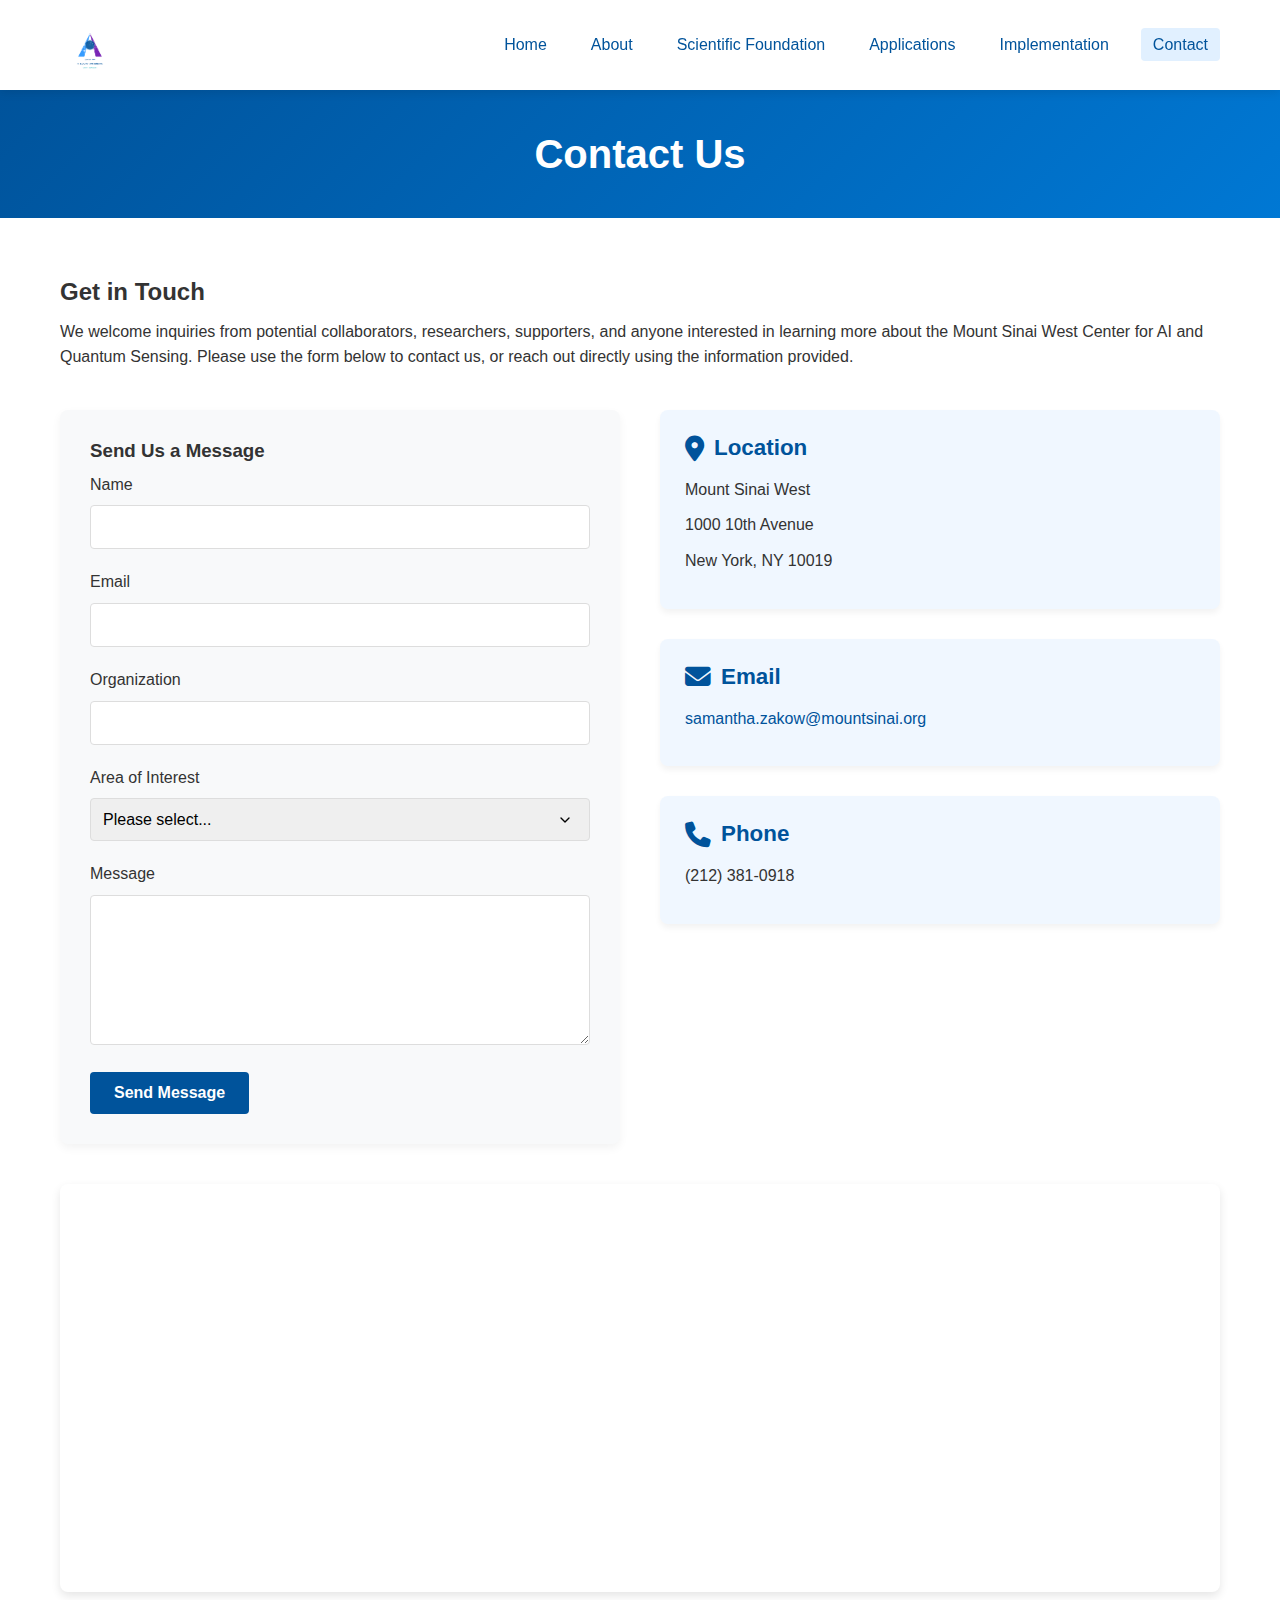
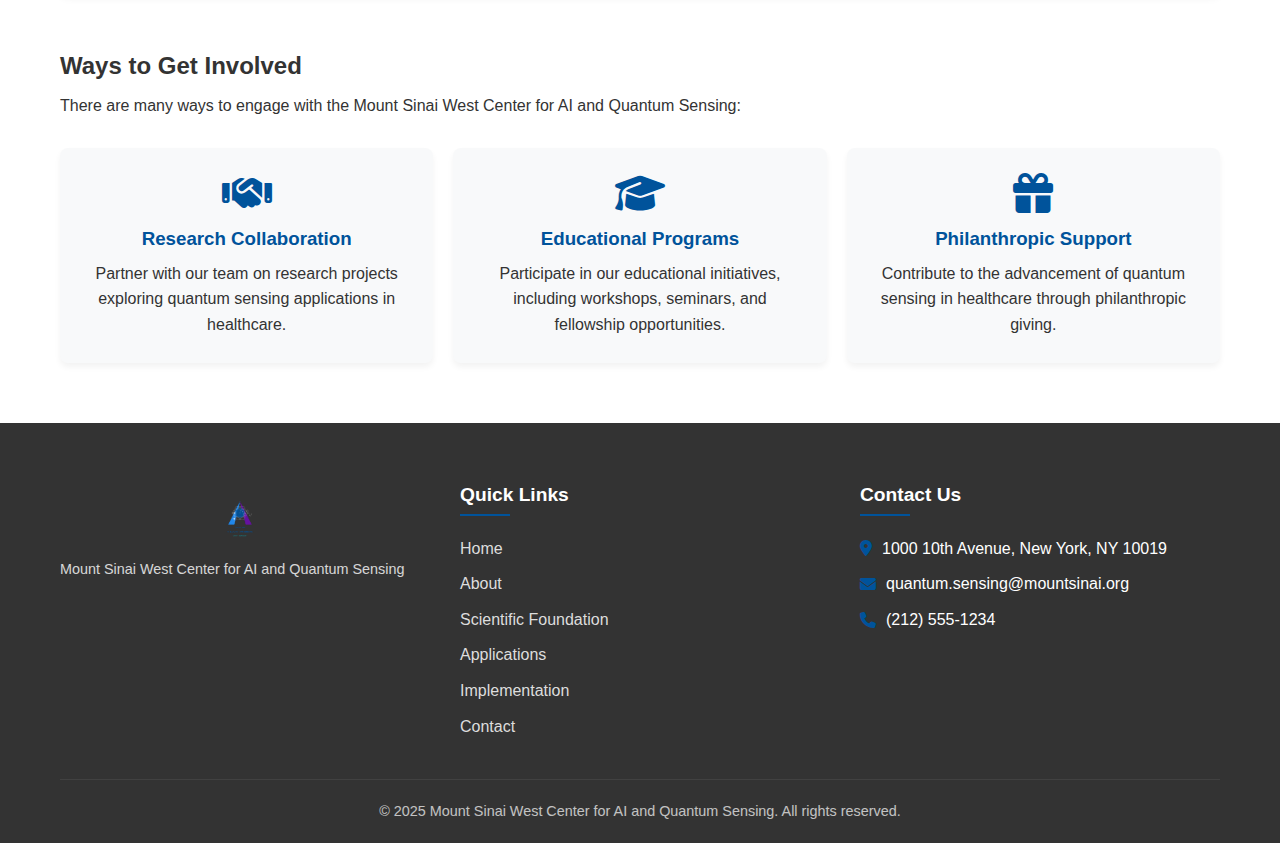
<file: website/contact.html>
<!DOCTYPE html>
<html lang="en">
<head>
    <meta charset="UTF-8">
    <meta name="viewport" content="width=device-width, initial-scale=1.0">
    <link rel="stylesheet" href="css/compatibility.css">
    <title>Contact - Mount Sinai West Center for AI and Quantum Sensing</title>
    <link rel="stylesheet" href="css/styles.css">
    <link rel="stylesheet" href="https://cdnjs.cloudflare.com/ajax/libs/font-awesome/6.4.0/css/all.min.css">
    <!-- Ensure proper encoding -->
    <meta http-equiv="Content-Type" content="text/html; charset=utf-8">
    <style>
        /* Additional page-specific styles */
        .contact-section {
            padding: 60px 0;
            background-color: white;
        }
        
        .page-header {
            background: linear-gradient(135deg, #00539B, #0078D4);
            color: white;
            padding: 40px 0;
            text-align: center;
        }
        
        .page-header h1 {
            font-size: 2.5rem;
            margin: 0;
        }
        
        .contact-content {
            display: grid;
            grid-template-columns: 1fr 1fr;
            gap: 40px;
            margin-top: 40px;
        }
        
        .contact-form {
            background-color: #f8f9fa;
            padding: 30px;
            border-radius: 8px;
            box-shadow: 0 4px 10px rgba(0, 0, 0, 0.05);
        }
        
        .form-group {
            margin-bottom: 20px;
        }
        
        .form-group label {
            display: block;
            margin-bottom: 8px;
            font-weight: 500;
        }
        
        .form-group input,
        .form-group textarea,
        .form-group select {
            width: 100%;
            padding: 12px;
            border: 1px solid #ddd;
            border-radius: 4px;
            font-family: inherit;
            font-size: 1rem;
        }
        
        .form-group textarea {
            min-height: 150px;
            resize: vertical;
        }
        
        .form-group select {
            appearance: none;
            background-image: url("data:image/svg+xml;charset=UTF-8,%3csvg xmlns='http://www.w3.org/2000/svg' viewBox='0 0 24 24' fill='none' stroke='currentColor' stroke-width='2' stroke-linecap='round' stroke-linejoin='round'%3e%3cpolyline points='6 9 12 15 18 9'%3e%3c/polyline%3e%3c/svg%3e");
            background-repeat: no-repeat;
            background-position: right 1rem center;
            background-size: 1em;
        }
        
        .submit-btn {
            background-color: #00539B;
            color: white;
            border: none;
            padding: 12px 24px;
            border-radius: 4px;
            font-weight: 600;
            cursor: pointer;
            transition: background-color 0.3s ease;
        }
        
        .submit-btn:hover {
            background-color: #003d73;
        }
        
        .contact-info {
            display: flex;
            flex-direction: column;
            gap: 30px;
        }
        
        .info-card {
            background-color: #f0f7ff;
            padding: 25px;
            border-radius: 8px;
            box-shadow: 0 4px 6px rgba(0, 0, 0, 0.05);
        }
        
        .info-card h3 {
            color: #00539B;
            margin-bottom: 15px;
            font-size: 1.4rem;
            display: flex;
            align-items: center;
            gap: 10px;
        }
        
        .info-card h3 i {
            font-size: 1.6rem;
        }
        
        .info-card p {
            margin-bottom: 10px;
        }
        
        .info-card a {
            color: #00539B;
            font-weight: 500;
        }
        
        .map-container {
            margin-top: 40px;
            border-radius: 8px;
            overflow: hidden;
            box-shadow: 0 4px 10px rgba(0, 0, 0, 0.1);
        }
        
        .map-container iframe {
            width: 100%;
            height: 400px;
            border: none;
        }
        
        .involvement-options {
            margin-top: 60px;
        }
        
        .options-grid {
            display: grid;
            grid-template-columns: repeat(3, 1fr);
            gap: 20px;
            margin-top: 30px;
        }
        
        .option-card {
            background-color: #f8f9fa;
            padding: 25px;
            border-radius: 8px;
            box-shadow: 0 4px 6px rgba(0, 0, 0, 0.05);
            text-align: center;
        }
        
        .option-card i {
            font-size: 2.5rem;
            color: #00539B;
            margin-bottom: 15px;
        }
        
        .option-card h3 {
            color: #00539B;
            margin-bottom: 10px;
        }
        
        @media (max-width: 768px) {
            .contact-content {
                grid-template-columns: 1fr;
            }
            
            .options-grid {
                grid-template-columns: 1fr;
            }
        }
    </style>
</head>
<body>
    <header>
        <div class="container">
            <div class="header-content">
                <div class="logo">
                    <img src="images/center_logo.png" alt="Center for AI and Quantum Sensing Logo" class="center-logo">
                </div>
                <nav>
                    <ul class="nav-links">
                        <li><a href="index.html">Home</a></li>
                        <li><a href="about.html">About</a></li>
                        <li><a href="scientific-foundation.html">Scientific Foundation</a></li>
                        <li><a href="applications.html">Applications</a></li>
                        <li><a href="implementation.html">Implementation</a></li>
                        <li><a href="contact.html" class="active">Contact</a></li>
                    </ul>
                    <div class="mobile-menu-btn">
                        <span></span>
                        <span></span>
                        <span></span>
                    </div>
                </nav>
            </div>
        </div>
    </header>

    <section class="page-header">
        <div class="container">
            <h1>Contact Us</h1>
        </div>
    </section>

    <section class="contact-section">
        <div class="container">
            <div class="contact-intro">
                <h2>Get in Touch</h2>
                <p>We welcome inquiries from potential collaborators, researchers, supporters, and anyone interested in learning more about the Mount Sinai West Center for AI and Quantum Sensing. Please use the form below to contact us, or reach out directly using the information provided.</p>
            </div>
            
            <div class="contact-content">
                <div class="contact-form">
                    <h3>Send Us a Message</h3>
                    <form id="contact-form" action="#" method="post">
                        <div class="form-group">
                            <label for="name">Name</label>
                            <input type="text" id="name" name="name" required>
                        </div>
                        
                        <div class="form-group">
                            <label for="email">Email</label>
                            <input type="email" id="email" name="email" required>
                        </div>
                        
                        <div class="form-group">
                            <label for="organization">Organization</label>
                            <input type="text" id="organization" name="organization">
                        </div>
                        
                        <div class="form-group">
                            <label for="interest">Area of Interest</label>
                            <select id="interest" name="interest">
                                <option value="">Please select...</option>
                                <option value="research">Research Collaboration</option>
                                <option value="clinical">Clinical Applications</option>
                                <option value="education">Educational Programs</option>
                                <option value="funding">Funding Opportunities</option>
                                <option value="careers">Careers & Positions</option>
                                <option value="other">Other</option>
                            </select>
                        </div>
                        
                        <div class="form-group">
                            <label for="message">Message</label>
                            <textarea id="message" name="message" required></textarea>
                        </div>
                        
                        <button type="submit" class="submit-btn">Send Message</button>
                    </form>
                </div>
                
                <div class="contact-info">
                    <div class="info-card">
                        <h3><i class="fas fa-map-marker-alt"></i> Location</h3>
                        <p>Mount Sinai West</p>
                        <p>1000 10th Avenue</p>
                        <p>New York, NY 10019</p>
                    </div>
                    
                    <div class="info-card">
                        <h3><i class="fas fa-envelope"></i> Email</h3>
                        <p><a href="mailto:samantha.zakow@mountsinai.org">samantha.zakow@mountsinai.org</a></p>
                    </div>
                    
                    <div class="info-card">
                        <h3><i class="fas fa-phone"></i> Phone</h3>
                        <p>(212) 381-0918</p>
                    </div>
                </div>
            </div>
            
            <div class="map-container">
                <iframe src="https://www.google.com/maps/embed?pb=!1m18!1m12!1m3!1d3021.9729446886164!2d-73.98960492346177!3d40.77002597138282!2m3!1f0!2f0!3f0!3m2!1i1024!2i768!4f13.1!3m3!1m2!1s0x89c258548a6c6a8d%3A0x5a9467b8e7f9e4e6!2sMount%20Sinai%20West!5e0!3m2!1sen!2sus!4v1682431234567!5m2!1sen!2sus" allowfullscreen="" loading="lazy" referrerpolicy="no-referrer-when-downgrade"></iframe>
            </div>
            
            <div class="involvement-options">
                <h2>Ways to Get Involved</h2>
                <p>There are many ways to engage with the Mount Sinai West Center for AI and Quantum Sensing:</p>
                
                <div class="options-grid">
                    <div class="option-card">
                        <i class="fas fa-handshake"></i>
                        <h3>Research Collaboration</h3>
                        <p>Partner with our team on research projects exploring quantum sensing applications in healthcare.</p>
                    </div>
                    
                    <div class="option-card">
                        <i class="fas fa-graduation-cap"></i>
                        <h3>Educational Programs</h3>
                        <p>Participate in our educational initiatives, including workshops, seminars, and fellowship opportunities.</p>
                    </div>
                    
                    <div class="option-card">
                        <i class="fas fa-gift"></i>
                        <h3>Philanthropic Support</h3>
                        <p>Contribute to the advancement of quantum sensing in healthcare through philanthropic giving.</p>
                    </div>
                </div>
            </div>
        </div>
    </section>

    <footer>
        <div class="container">
            <div class="footer-content">
                <div class="footer-logo">
                    <img src="images/center_logo.png" alt="Center for AI and Quantum Sensing Logo">
                    <p>Mount Sinai West Center for AI and Quantum Sensing</p>
                </div>
                <div class="footer-links">
                    <h4>Quick Links</h4>
                    <ul>
                        <li><a href="index.html">Home</a></li>
                        <li><a href="about.html">About</a></li>
                        <li><a href="scientific-foundation.html">Scientific Foundation</a></li>
                        <li><a href="applications.html">Applications</a></li>
                        <li><a href="implementation.html">Implementation</a></li>
                        <li><a href="contact.html">Contact</a></li>
                    </ul>
                </div>
                <div class="footer-contact">
                    <h4>Contact Us</h4>
                    <p><i class="fas fa-map-marker-alt"></i> 1000 10th Avenue, New York, NY 10019</p>
                    <p><i class="fas fa-envelope"></i> quantum.sensing@mountsinai.org</p>
                    <p><i class="fas fa-phone"></i> (212) 555-1234</p>
                </div>
            </div>
            <div class="footer-bottom">
                <p>&copy; 2025 Mount Sinai West Center for AI and Quantum Sensing. All rights reserved.</p>
            </div>
        </div>
    </footer>

    <script src="js/script.js"></script>
    <script>
        // Form submission handling
        document.getElementById('contact-form').addEventListener('submit', function(e) {
            e.preventDefault();
            
            // In a real implementation, this would send the form data to a server
            // For now, we'll just show a success message
            alert('Thank you for your message! We will get back to you soon.');
            this.reset();
        });
    </script>
</body>
</html>
</file>
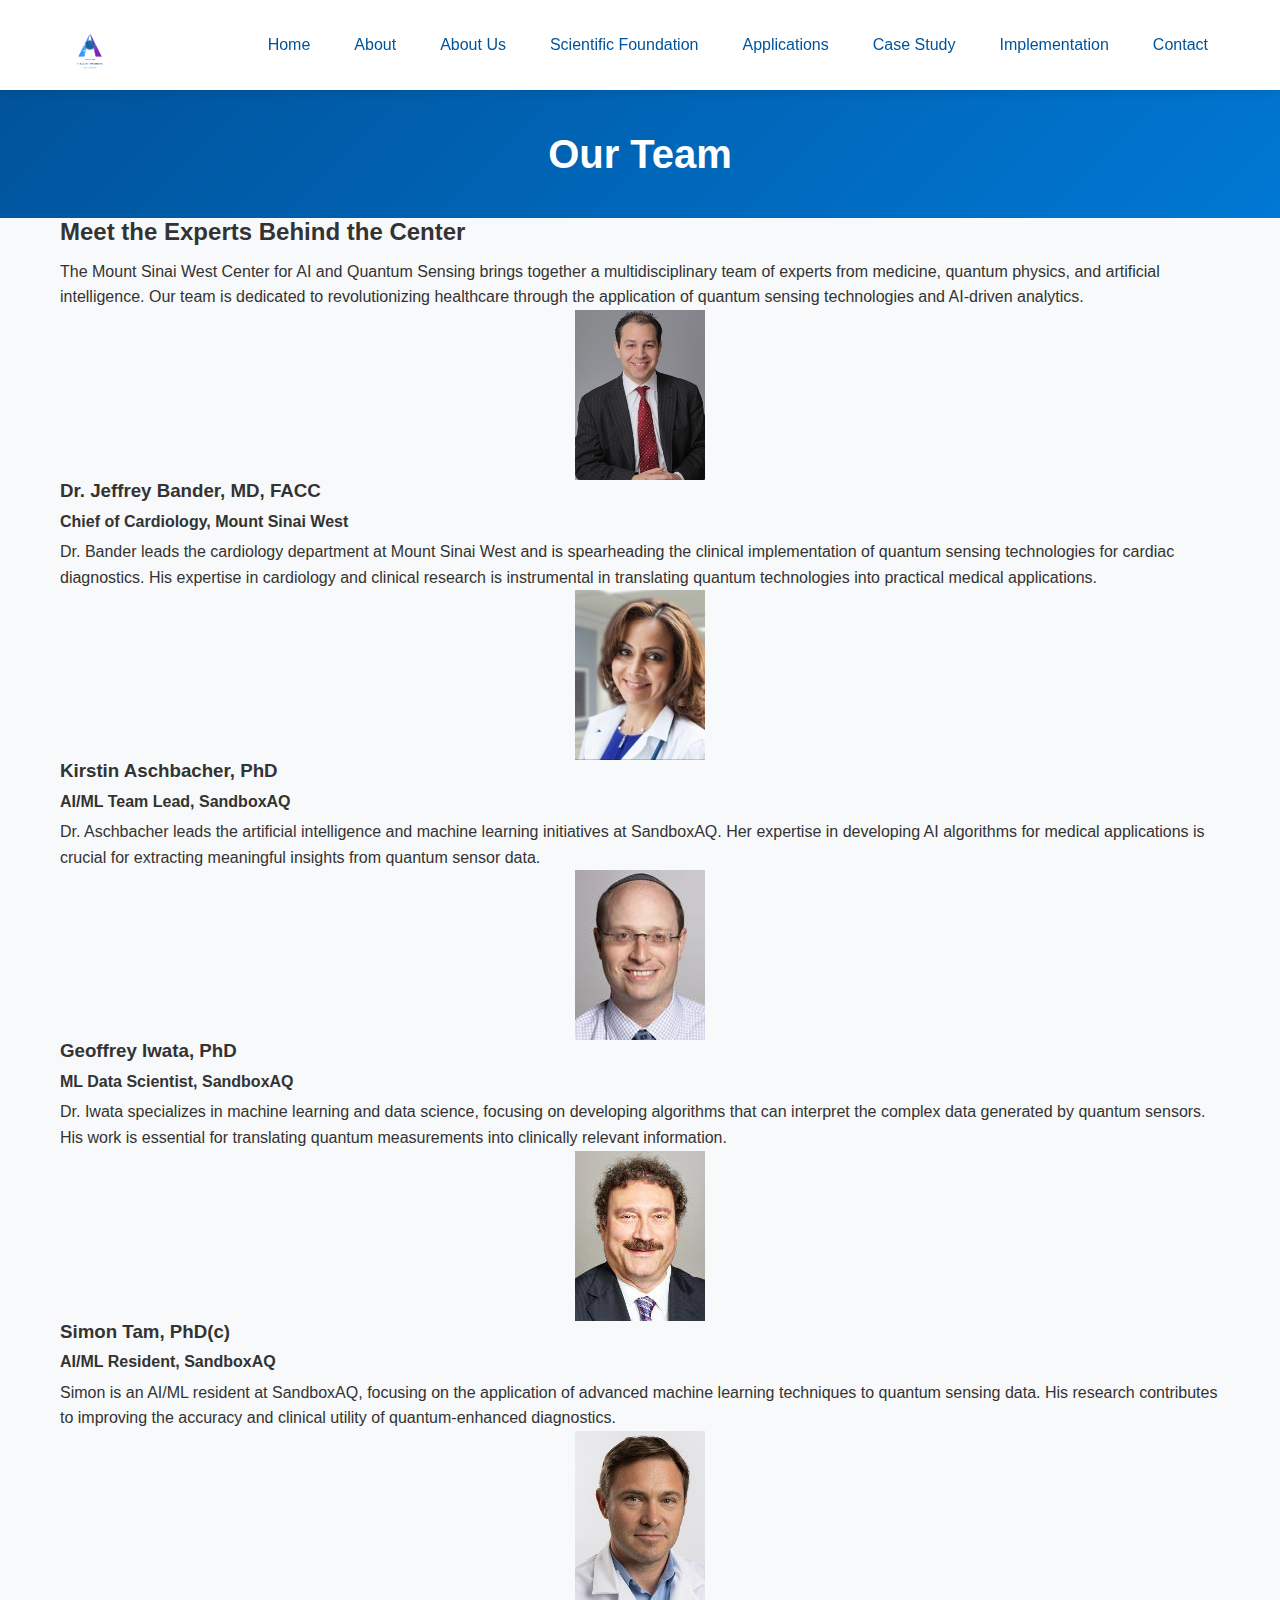
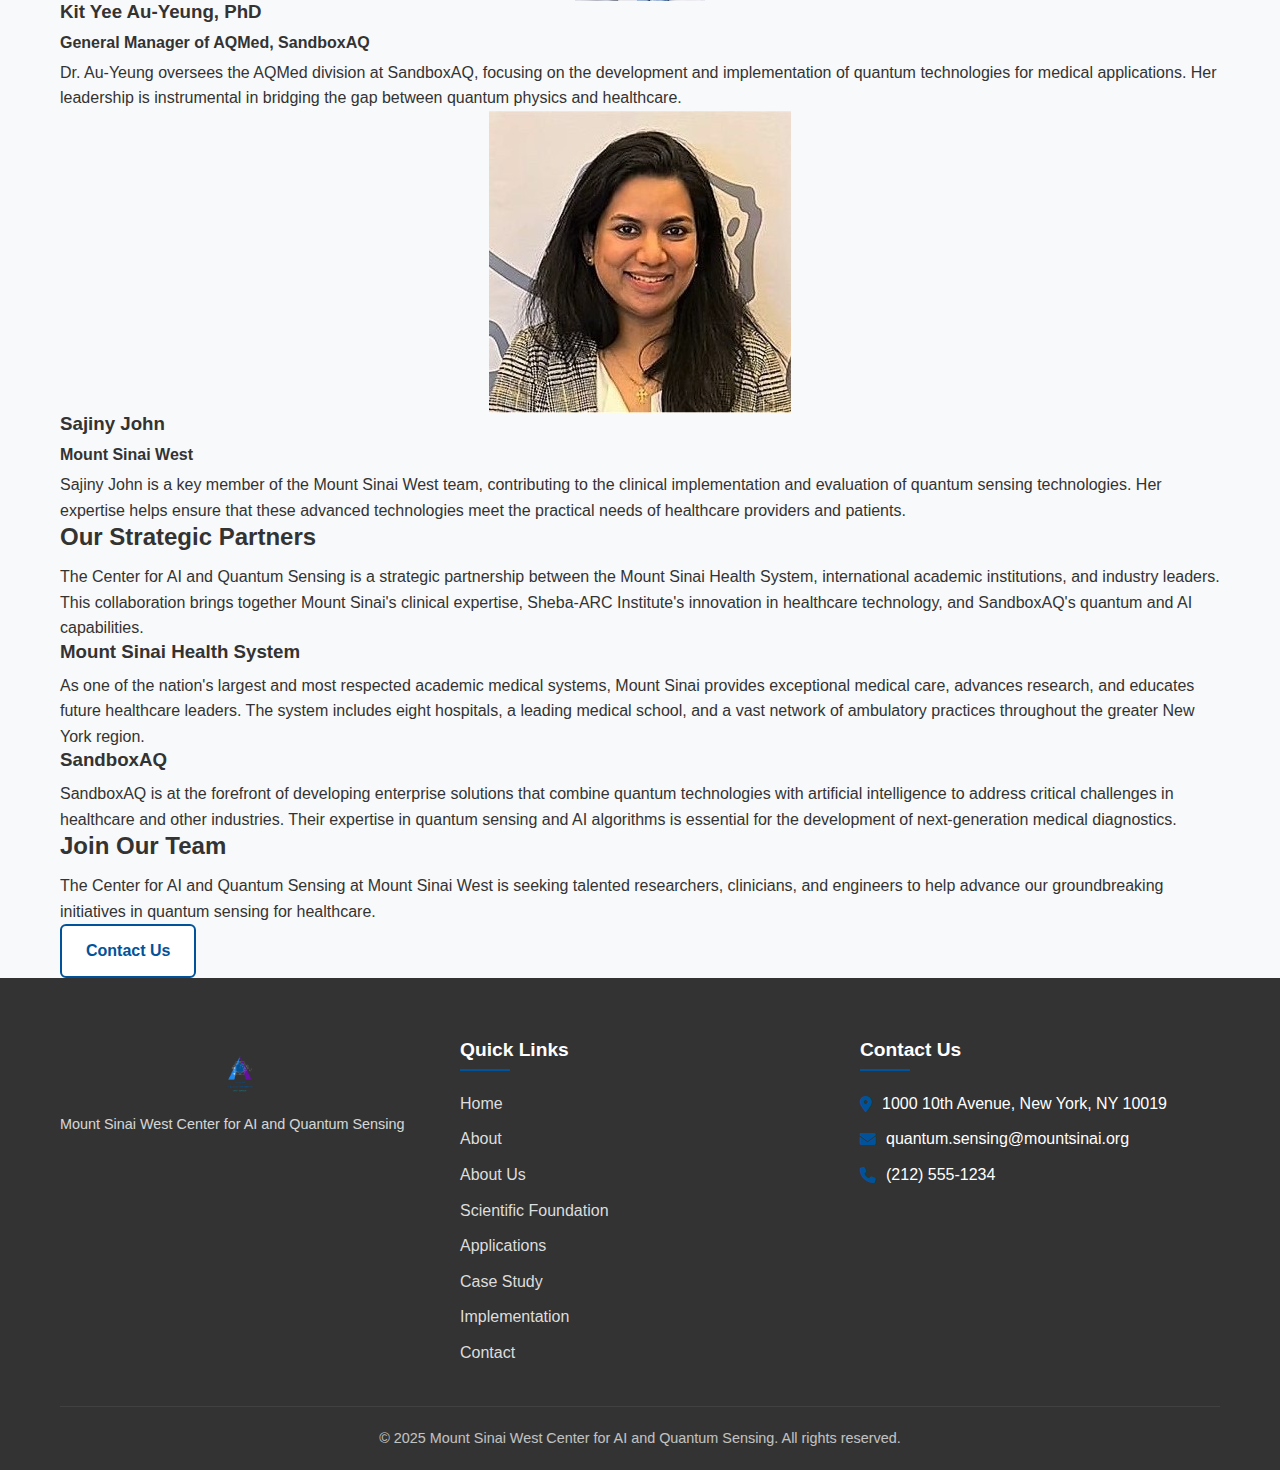
<file: website/Copy of about-us.html>
<!DOCTYPE html>
<html lang="en">
<head>
    <meta charset="UTF-8">
    <meta name="viewport" content="width=device-width, initial-scale=1.0">
    <link rel="stylesheet" href="css/compatibility.css">
    <title>About Us - Mount Sinai West Center for AI and Quantum Sensing</title>
    <link rel="stylesheet" href="css/styles.css">
    <link rel="stylesheet" href="https://cdnjs.cloudflare.com/ajax/libs/font-awesome/6.4.0/css/all.min.css">
    <!-- Ensure proper encoding -->
    <meta http-equiv="Content-Type" content="text/html; charset=utf-8">
</head>
<body>
    <header>
        <div class="container">
            <div class="header-content">
                <div class="logo">
                    <img src="images/center_logo.png" alt="Center for AI and Quantum Sensing Logo" class="center-logo">
                </div>
                <nav>
                    <ul class="nav-links">
                        <li><a href="index.html">Home</a></li>
                        <li><a href="about.html">About</a></li>
                        <li><a href="about-us.html" class="active">About Us</a></li>
                        <li><a href="scientific-foundation.html">Scientific Foundation</a></li>
                        <li><a href="applications.html">Applications</a></li>
                        <li><a href="case-study.html">Case Study</a></li>
                        <li><a href="implementation.html">Implementation</a></li>
                        <li><a href="contact.html">Contact</a></li>
                    </ul>
                    <div class="mobile-menu-btn">
                        <span></span>
                        <span></span>
                        <span></span>
                    </div>
                </nav>
            </div>
        </div>
    </header>

    <section class="page-header">
        <div class="container">
            <h1>Our Team</h1>
        </div>
    </section>

    <section class="about-intro">
        <div class="container">
            <div class="about-content">
                <div class="about-text">
                    <h2>Meet the Experts Behind the Center</h2>
                    <p>The Mount Sinai West Center for AI and Quantum Sensing brings together a multidisciplinary team of experts from medicine, quantum physics, and artificial intelligence. Our team is dedicated to revolutionizing healthcare through the application of quantum sensing technologies and AI-driven analytics.</p>
                </div>
            </div>
        </div>
    </section>

    <section class="team-section">
        <div class="container">
            <div class="team-members">
                <div class="team-member">
                    <div class="member-image">
                        <img src="images/jeffrey_bander.jpg" alt="Dr. Jeffrey Bander">
                    </div>
                    <div class="member-info">
                        <h3>Dr. Jeffrey Bander, MD, FACC</h3>
                        <h4>Chief of Cardiology, Mount Sinai West</h4>
                        <p>Dr. Bander leads the cardiology department at Mount Sinai West and is spearheading the clinical implementation of quantum sensing technologies for cardiac diagnostics. His expertise in cardiology and clinical research is instrumental in translating quantum technologies into practical medical applications.</p>
                    </div>
                </div>
                
                <div class="team-member">
                    <div class="member-image">
                        <img src="images/team_member2.jpg" alt="Kirstin Aschbacher">
                    </div>
                    <div class="member-info">
                        <h3>Kirstin Aschbacher, PhD</h3>
                        <h4>AI/ML Team Lead, SandboxAQ</h4>
                        <p>Dr. Aschbacher leads the artificial intelligence and machine learning initiatives at SandboxAQ. Her expertise in developing AI algorithms for medical applications is crucial for extracting meaningful insights from quantum sensor data.</p>
                    </div>
                </div>
                
                <div class="team-member">
                    <div class="member-image">
                        <img src="images/team_member3.jpg" alt="Geoffrey Iwata">
                    </div>
                    <div class="member-info">
                        <h3>Geoffrey Iwata, PhD</h3>
                        <h4>ML Data Scientist, SandboxAQ</h4>
                        <p>Dr. Iwata specializes in machine learning and data science, focusing on developing algorithms that can interpret the complex data generated by quantum sensors. His work is essential for translating quantum measurements into clinically relevant information.</p>
                    </div>
                </div>
                
                <div class="team-member">
                    <div class="member-image">
                        <img src="images/team_member4.jpg" alt="Simon Tam">
                    </div>
                    <div class="member-info">
                        <h3>Simon Tam, PhD(c)</h3>
                        <h4>AI/ML Resident, SandboxAQ</h4>
                        <p>Simon is an AI/ML resident at SandboxAQ, focusing on the application of advanced machine learning techniques to quantum sensing data. His research contributes to improving the accuracy and clinical utility of quantum-enhanced diagnostics.</p>
                    </div>
                </div>
                
                <div class="team-member">
                    <div class="member-image">
                        <img src="images/team_member5.jpg" alt="Kit Yee Au-Yeung">
                    </div>
                    <div class="member-info">
                        <h3>Kit Yee Au-Yeung, PhD</h3>
                        <h4>General Manager of AQMed, SandboxAQ</h4>
                        <p>Dr. Au-Yeung oversees the AQMed division at SandboxAQ, focusing on the development and implementation of quantum technologies for medical applications. Her leadership is instrumental in bridging the gap between quantum physics and healthcare.</p>
                    </div>
                </div>
                
                <div class="team-member">
                    <div class="member-image">
                        <img src="images/team_member6.jpg" alt="Sajiny John">
                    </div>
                    <div class="member-info">
                        <h3>Sajiny John</h3>
                        <h4>Mount Sinai West</h4>
                        <p>Sajiny John is a key member of the Mount Sinai West team, contributing to the clinical implementation and evaluation of quantum sensing technologies. Her expertise helps ensure that these advanced technologies meet the practical needs of healthcare providers and patients.</p>
                    </div>
                </div>
            </div>
        </div>
    </section>

    <section class="partners-section">
        <div class="container">
            <h2>Our Strategic Partners</h2>
            <p>The Center for AI and Quantum Sensing is a strategic partnership between the Mount Sinai Health System, international academic institutions, and industry leaders. This collaboration brings together Mount Sinai's clinical expertise, Sheba-ARC Institute's innovation in healthcare technology, and SandboxAQ's quantum and AI capabilities.</p>
            
            <div class="partners">
                <div class="partner">
                    <h3>Mount Sinai Health System</h3>
                    <p>As one of the nation's largest and most respected academic medical systems, Mount Sinai provides exceptional medical care, advances research, and educates future healthcare leaders. The system includes eight hospitals, a leading medical school, and a vast network of ambulatory practices throughout the greater New York region.</p>
                </div>
                
                <div class="partner">
                    <h3>SandboxAQ</h3>
                    <p>SandboxAQ is at the forefront of developing enterprise solutions that combine quantum technologies with artificial intelligence to address critical challenges in healthcare and other industries. Their expertise in quantum sensing and AI algorithms is essential for the development of next-generation medical diagnostics.</p>
                </div>
            </div>
        </div>
    </section>

    <section class="cta">
        <div class="container">
            <h2>Join Our Team</h2>
            <p>The Center for AI and Quantum Sensing at Mount Sinai West is seeking talented researchers, clinicians, and engineers to help advance our groundbreaking initiatives in quantum sensing for healthcare.</p>
            <a href="contact.html" class="btn btn-primary">Contact Us</a>
        </div>
    </section>

    <footer>
        <div class="container">
            <div class="footer-content">
                <div class="footer-logo">
                    <img src="images/center_logo.png" alt="Center for AI and Quantum Sensing Logo">
                    <p>Mount Sinai West Center for AI and Quantum Sensing</p>
                </div>
                <div class="footer-links">
                    <h4>Quick Links</h4>
                    <ul>
                        <li><a href="index.html">Home</a></li>
                        <li><a href="about.html">About</a></li>
                        <li><a href="about-us.html">About Us</a></li>
                        <li><a href="scientific-foundation.html">Scientific Foundation</a></li>
                        <li><a href="applications.html">Applications</a></li>
                        <li><a href="case-study.html">Case Study</a></li>
                        <li><a href="implementation.html">Implementation</a></li>
                        <li><a href="contact.html">Contact</a></li>
                    </ul>
                </div>
                <div class="footer-contact">
                    <h4>Contact Us</h4>
                    <p><i class="fas fa-map-marker-alt"></i> 1000 10th Avenue, New York, NY 10019</p>
                    <p><i class="fas fa-envelope"></i> quantum.sensing@mountsinai.org</p>
                    <p><i class="fas fa-phone"></i> (212) 555-1234</p>
                </div>
            </div>
            <div class="footer-bottom">
                <p>&copy; 2025 Mount Sinai West Center for AI and Quantum Sensing. All rights reserved.</p>
            </div>
        </div>
    </footer>

    <script src="js/script.js"></script>
</body>
</html>
</file>
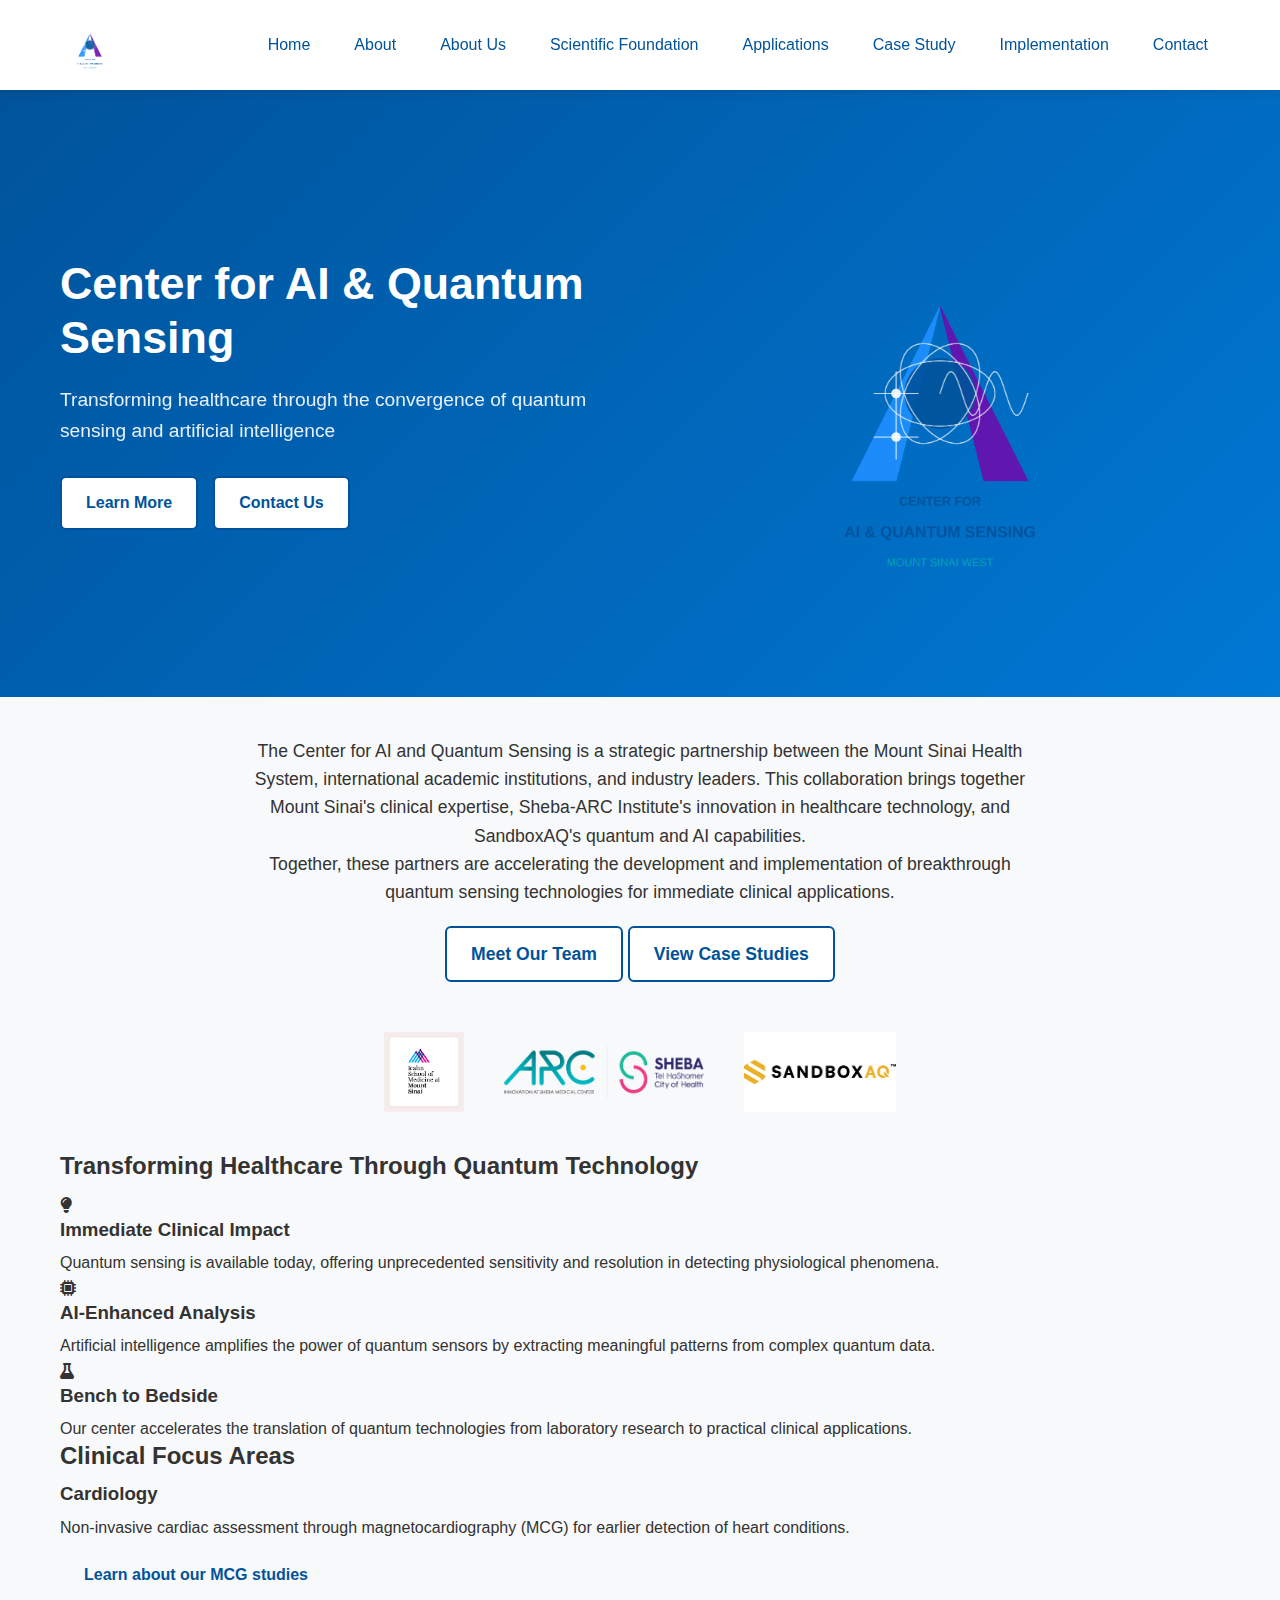
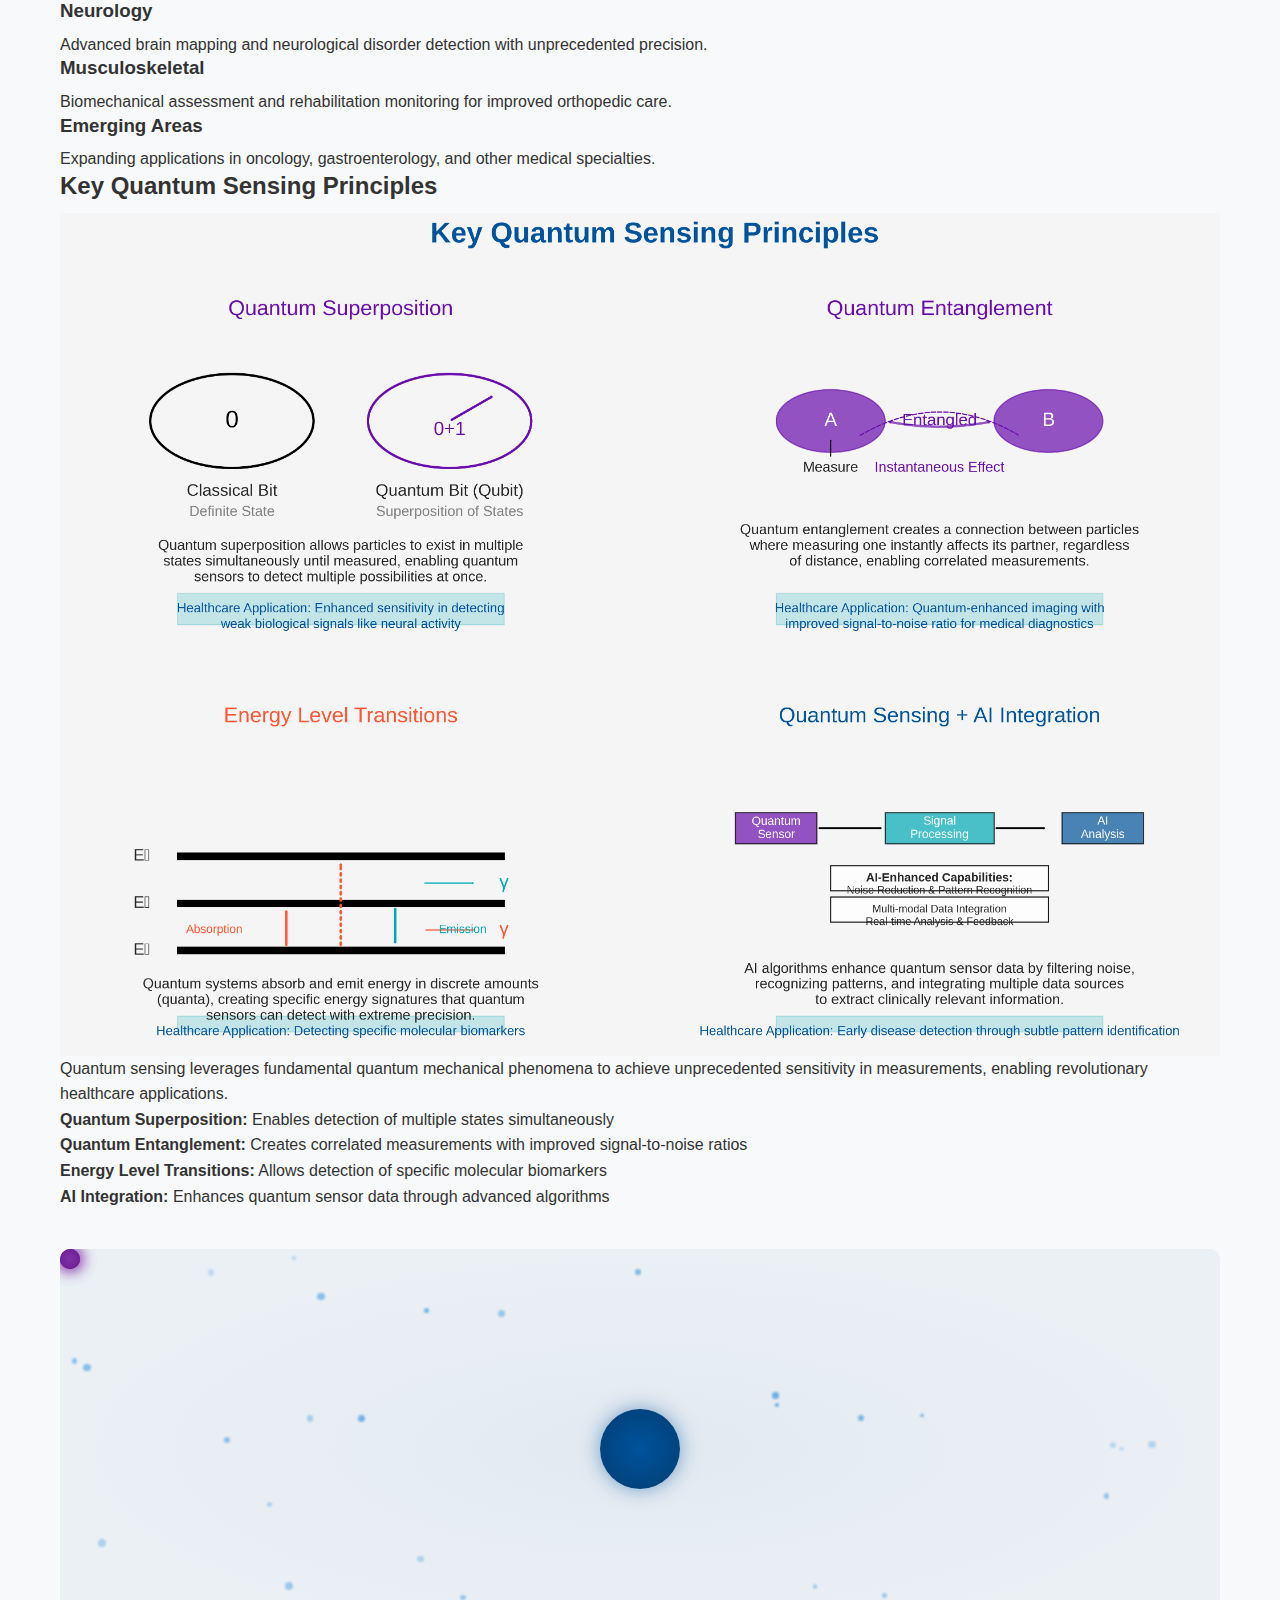
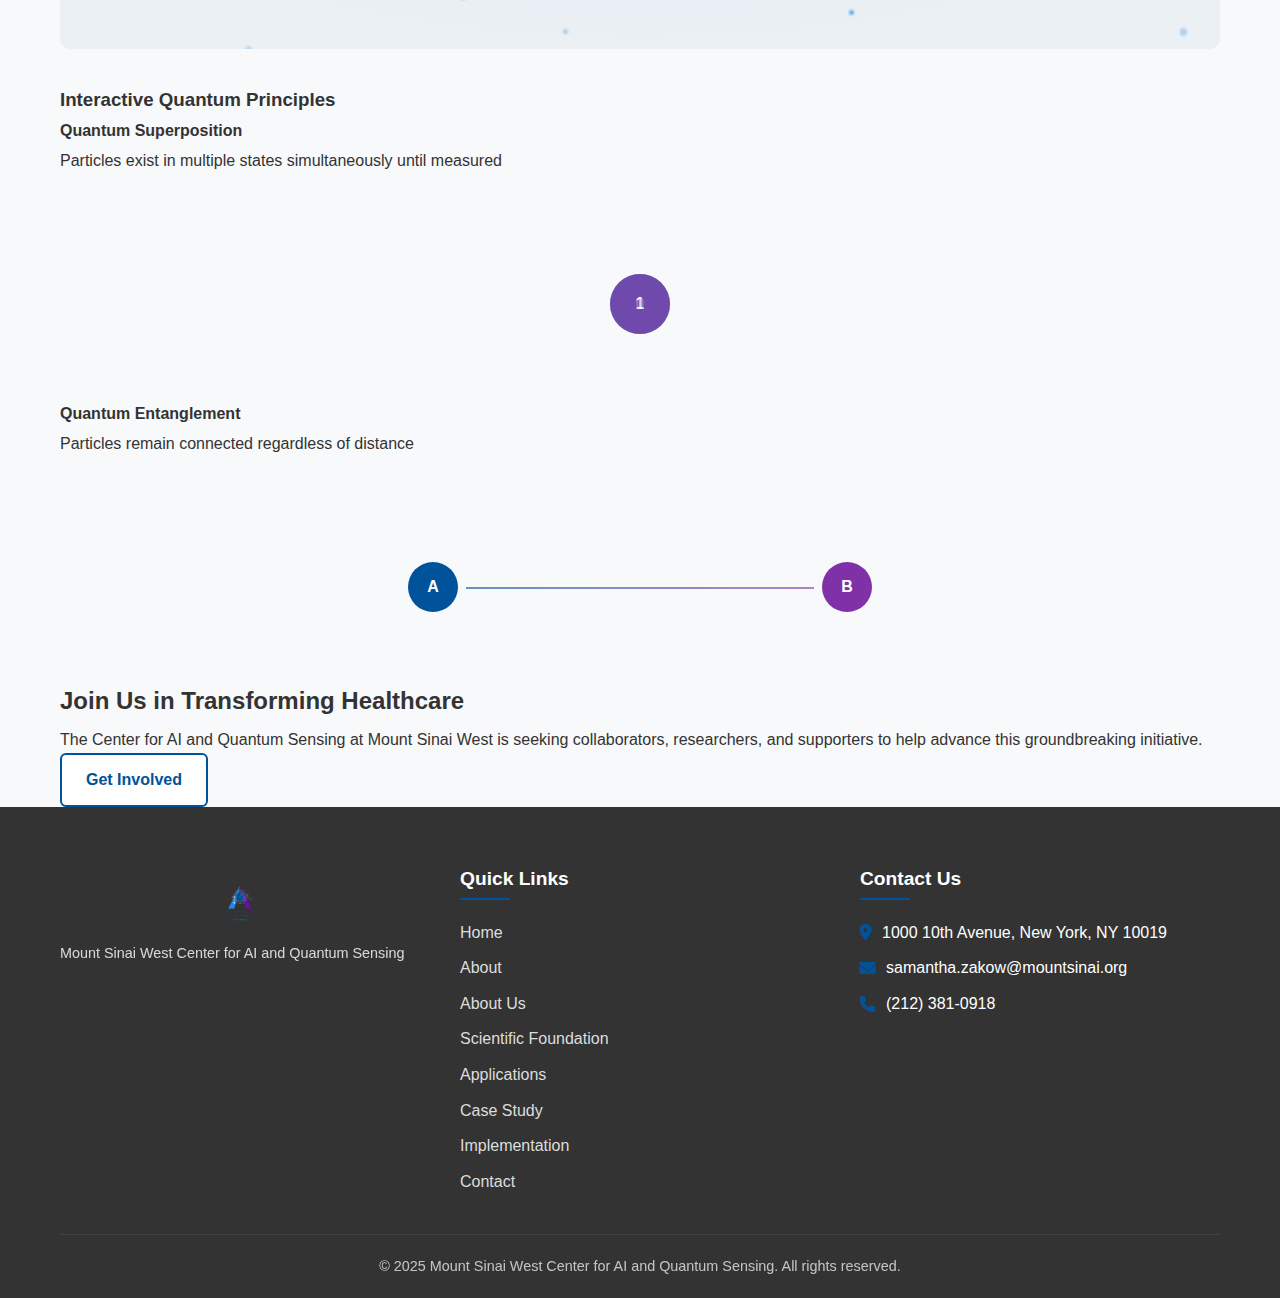
<file: website/Copy of index.html>
<!DOCTYPE html>
<html lang="en">
<head>
    <meta charset="UTF-8">
    <meta name="viewport" content="width=device-width, initial-scale=1.0">
    <link rel="stylesheet" href="css/compatibility.css">
    <title>Mount Sinai West Center for AI and Quantum Sensing</title>
    <link rel="stylesheet" href="css/styles.css">
    <link rel="stylesheet" href="css/partners.css">
    <link rel="stylesheet" href="css/quantum-animations.css">
    <link rel="stylesheet" href="https://cdnjs.cloudflare.com/ajax/libs/font-awesome/6.4.0/css/all.min.css">
    <!-- Preload key assets -->
    <link rel="preload" href="images/center_logo.png" as="image">
    <link rel="preload" href="images/mount_sinai_logo.png" as="image">
    <!-- Ensure proper encoding -->
    <meta http-equiv="Content-Type" content="text/html; charset=utf-8">
</head>
<body>
    <header>
        <div class="container">
            <div class="header-content">
                <div class="logo">
                    <img src="images/center_logo.png" alt="Center for AI and Quantum Sensing Logo" class="center-logo">
                </div>
                <nav>
                    <ul class="nav-links">
                        <li><a href="index.html" class="active">Home</a></li>
                        <li><a href="about.html">About</a></li>
                        <li><a href="about-us.html">About Us</a></li>
                        <li><a href="scientific-foundation.html">Scientific Foundation</a></li>
                        <li><a href="applications.html">Applications</a></li>
                        <li><a href="case-study.html">Case Study</a></li>
                        <li><a href="implementation.html">Implementation</a></li>
                        <li><a href="contact.html">Contact</a></li>
                    </ul>
                    <div class="mobile-menu-btn">
                        <span></span>
                        <span></span>
                        <span></span>
                    </div>
                </nav>
            </div>
        </div>
    </header>

    <section class="hero">
        <div class="container">
            <div class="hero-content">
                <div class="hero-text">
                    <h1>Center for AI & Quantum Sensing</h1>
                    <p>Transforming healthcare through the convergence of quantum sensing and artificial intelligence</p>
                    <div class="hero-buttons">
                        <a href="about.html" class="btn btn-primary">Learn More</a>
                        <a href="contact.html" class="btn btn-secondary">Contact Us</a>
                    </div>
                </div>
                <div class="hero-image">
                    <img src="images/center_logo.png" alt="Center for AI and Quantum Sensing Logo">
                </div>
            </div>
        </div>
    </section>

    <section class="partners-section">
        <div class="container">
            <div class="partners-content">
                <div class="partners-text">
                    <p>The Center for AI and Quantum Sensing is a strategic partnership between the Mount Sinai Health System, international academic institutions, and industry leaders. This collaboration brings together Mount Sinai's clinical expertise, Sheba-ARC Institute's innovation in healthcare technology, and SandboxAQ's quantum and AI capabilities.</p>
                    <p>Together, these partners are accelerating the development and implementation of breakthrough quantum sensing technologies for immediate clinical applications.</p>
                    <div class="content-buttons" style="margin-top: 20px;">
                        <a href="about-us.html" class="btn btn-primary">Meet Our Team</a>
                        <a href="case-study.html" class="btn btn-secondary">View Case Studies</a>
                    </div>
                </div>
                <div class="partners-logos">
                    <img src="images/partners/mount_sinai.png" alt="Mount Sinai Logo" class="partner-logo">
                    <img src="images/partners/arc_sheba.png" alt="Sheba-ARC Institute Logo" class="partner-logo">
                    <img src="images/partners/sandboxaq.png" alt="SandboxAQ Logo" class="partner-logo">
                </div>
            </div>
        </div>
    </section>

    <section class="features">
        <div class="container">
            <h2>Transforming Healthcare Through Quantum Technology</h2>
            
            <div class="features-grid">
                <div class="feature-card">
                    <div class="feature-icon">
                        <i class="fas fa-lightbulb"></i>
                    </div>
                    <h3>Immediate Clinical Impact</h3>
                    <p>Quantum sensing is available today, offering unprecedented sensitivity and resolution in detecting physiological phenomena.</p>
                </div>
                
                <div class="feature-card">
                    <div class="feature-icon">
                        <i class="fas fa-microchip"></i>
                    </div>
                    <h3>AI-Enhanced Analysis</h3>
                    <p>Artificial intelligence amplifies the power of quantum sensors by extracting meaningful patterns from complex quantum data.</p>
                </div>
                
                <div class="feature-card">
                    <div class="feature-icon">
                        <i class="fas fa-flask"></i>
                    </div>
                    <h3>Bench to Bedside</h3>
                    <p>Our center accelerates the translation of quantum technologies from laboratory research to practical clinical applications.</p>
                </div>
            </div>
        </div>
    </section>

    <section class="focus-areas">
        <div class="container">
            <h2>Clinical Focus Areas</h2>
            
            <div class="focus-grid">
                <div class="focus-card cardiology">
                    <h3>Cardiology</h3>
                    <p>Non-invasive cardiac assessment through magnetocardiography (MCG) for earlier detection of heart conditions.</p>
                    <a href="case-study.html" class="btn btn-outline" style="margin-top: 10px;">Learn about our MCG studies</a>
                </div>
                
                <div class="focus-card neurology">
                    <h3>Neurology</h3>
                    <p>Advanced brain mapping and neurological disorder detection with unprecedented precision.</p>
                </div>
                
                <div class="focus-card musculoskeletal">
                    <h3>Musculoskeletal</h3>
                    <p>Biomechanical assessment and rehabilitation monitoring for improved orthopedic care.</p>
                </div>
                
                <div class="focus-card emerging">
                    <h3>Emerging Areas</h3>
                    <p>Expanding applications in oncology, gastroenterology, and other medical specialties.</p>
                </div>
            </div>
        </div>
    </section>

    <section class="quantum-principles">
        <div class="container">
            <h2>Key Quantum Sensing Principles</h2>
            <div class="principles-content">
                <div class="principles-image">
                    <img src="images/quantum_principles.png" alt="Quantum Sensing Principles">
                </div>
                <div class="principles-text">
                    <p>Quantum sensing leverages fundamental quantum mechanical phenomena to achieve unprecedented sensitivity in measurements, enabling revolutionary healthcare applications.</p>
                    <ul>
                        <li><strong>Quantum Superposition:</strong> Enables detection of multiple states simultaneously</li>
                        <li><strong>Quantum Entanglement:</strong> Creates correlated measurements with improved signal-to-noise ratios</li>
                        <li><strong>Energy Level Transitions:</strong> Allows detection of specific molecular biomarkers</li>
                        <li><strong>AI Integration:</strong> Enhances quantum sensor data through advanced algorithms</li>
                    </ul>
                </div>
            </div>
            
            <!-- Quantum Animation -->
            <div class="quantum-animation">
                <div class="quantum-wave"></div>
                <div class="nucleus"></div>
                <div class="electron electron-1"></div>
                <div class="electron electron-2"></div>
                <div class="electron electron-3"></div>
                <div class="quantum-particles-container"></div>
            </div>
            
            <div class="quantum-principles-animations">
                <h3>Interactive Quantum Principles</h3>
                
                <div class="principle-animation">
                    <h4>Quantum Superposition</h4>
                    <p>Particles exist in multiple states simultaneously until measured</p>
                    <div class="superposition-animation">
                        <div class="quantum-state state-0">0</div>
                        <div class="quantum-state state-1">1</div>
                    </div>
                </div>
                
                <div class="principle-animation">
                    <h4>Quantum Entanglement</h4>
                    <p>Particles remain connected regardless of distance</p>
                    <div class="entanglement-animation">
                        <div class="entangled-particle particle-a">A</div>
                        <div class="entanglement-line"></div>
                        <div class="entangled-particle particle-b">B</div>
                    </div>
                </div>
            </div>
        </div>
    </section>

    <section class="cta">
        <div class="container">
            <h2>Join Us in Transforming Healthcare</h2>
            <p>The Center for AI and Quantum Sensing at Mount Sinai West is seeking collaborators, researchers, and supporters to help advance this groundbreaking initiative.</p>
            <a href="contact.html" class="btn btn-primary">Get Involved</a>
        </div>
    </section>

    <footer>
        <div class="container">
            <div class="footer-content">
                <div class="footer-logo">
                    <img src="images/center_logo.png" alt="Center for AI and Quantum Sensing Logo">
                    <p>Mount Sinai West Center for AI and Quantum Sensing</p>
                </div>
                <div class="footer-links">
                    <h4>Quick Links</h4>
                    <ul>
                        <li><a href="index.html">Home</a></li>
                        <li><a href="about.html">About</a></li>
                        <li><a href="about-us.html">About Us</a></li>
                        <li><a href="scientific-foundation.html">Scientific Foundation</a></li>
                        <li><a href="applications.html">Applications</a></li>
                        <li><a href="case-study.html">Case Study</a></li>
                        <li><a href="implementation.html">Implementation</a></li>
                        <li><a href="contact.html">Contact</a></li>
                    </ul>
                </div>
                <div class="footer-contact">
                    <h4>Contact Us</h4>
                    <p><i class="fas fa-map-marker-alt"></i> 1000 10th Avenue, New York, NY 10019</p>
                    <p><i class="fas fa-envelope"></i> samantha.zakow@mountsinai.org</p>
                    <p><i class="fas fa-phone"></i> (212) 381-0918</p>
                </div>
            </div>
            <div class="footer-bottom">
                <p>&copy; 2025 Mount Sinai West Center for AI and Quantum Sensing. All rights reserved.</p>
            </div>
        </div>
    </footer>

    <script src="js/script.js"></script>
    <script src="js/quantum-animations.js"></script>
</body>
</html>
</file>
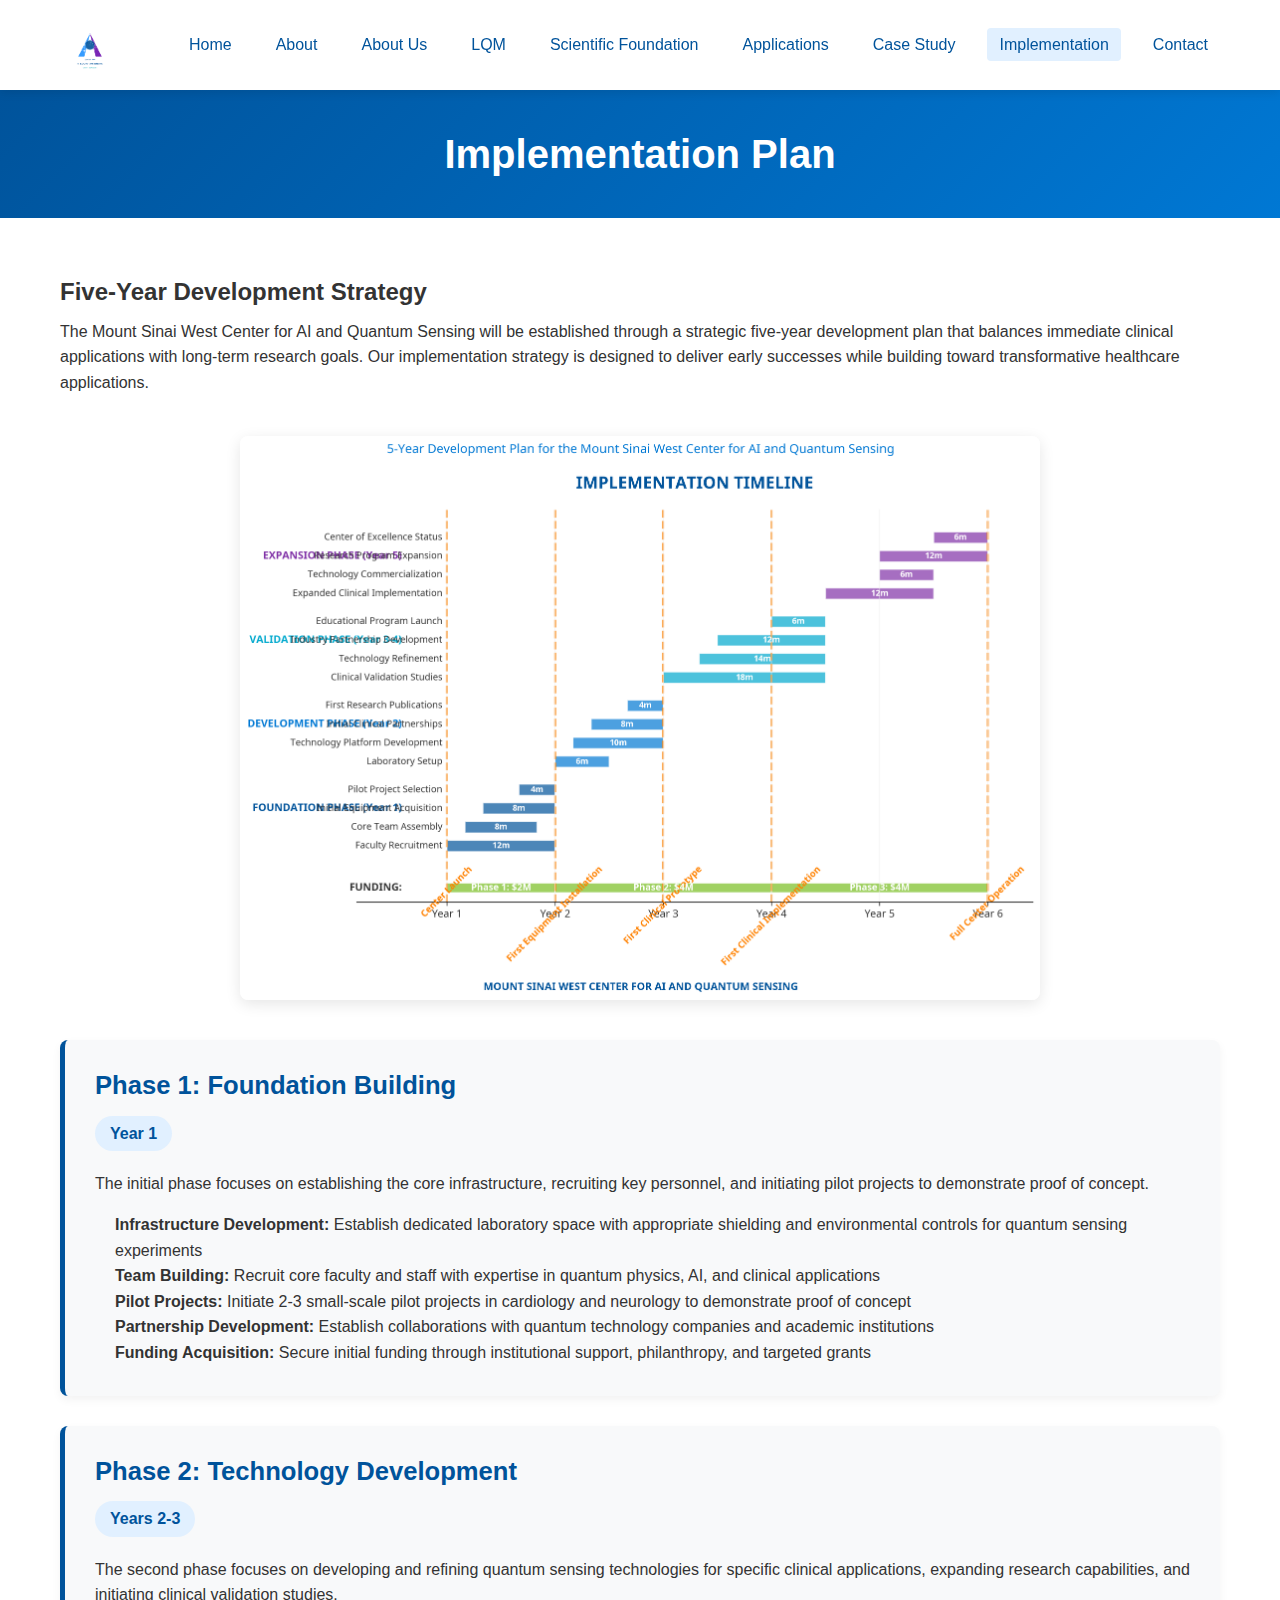
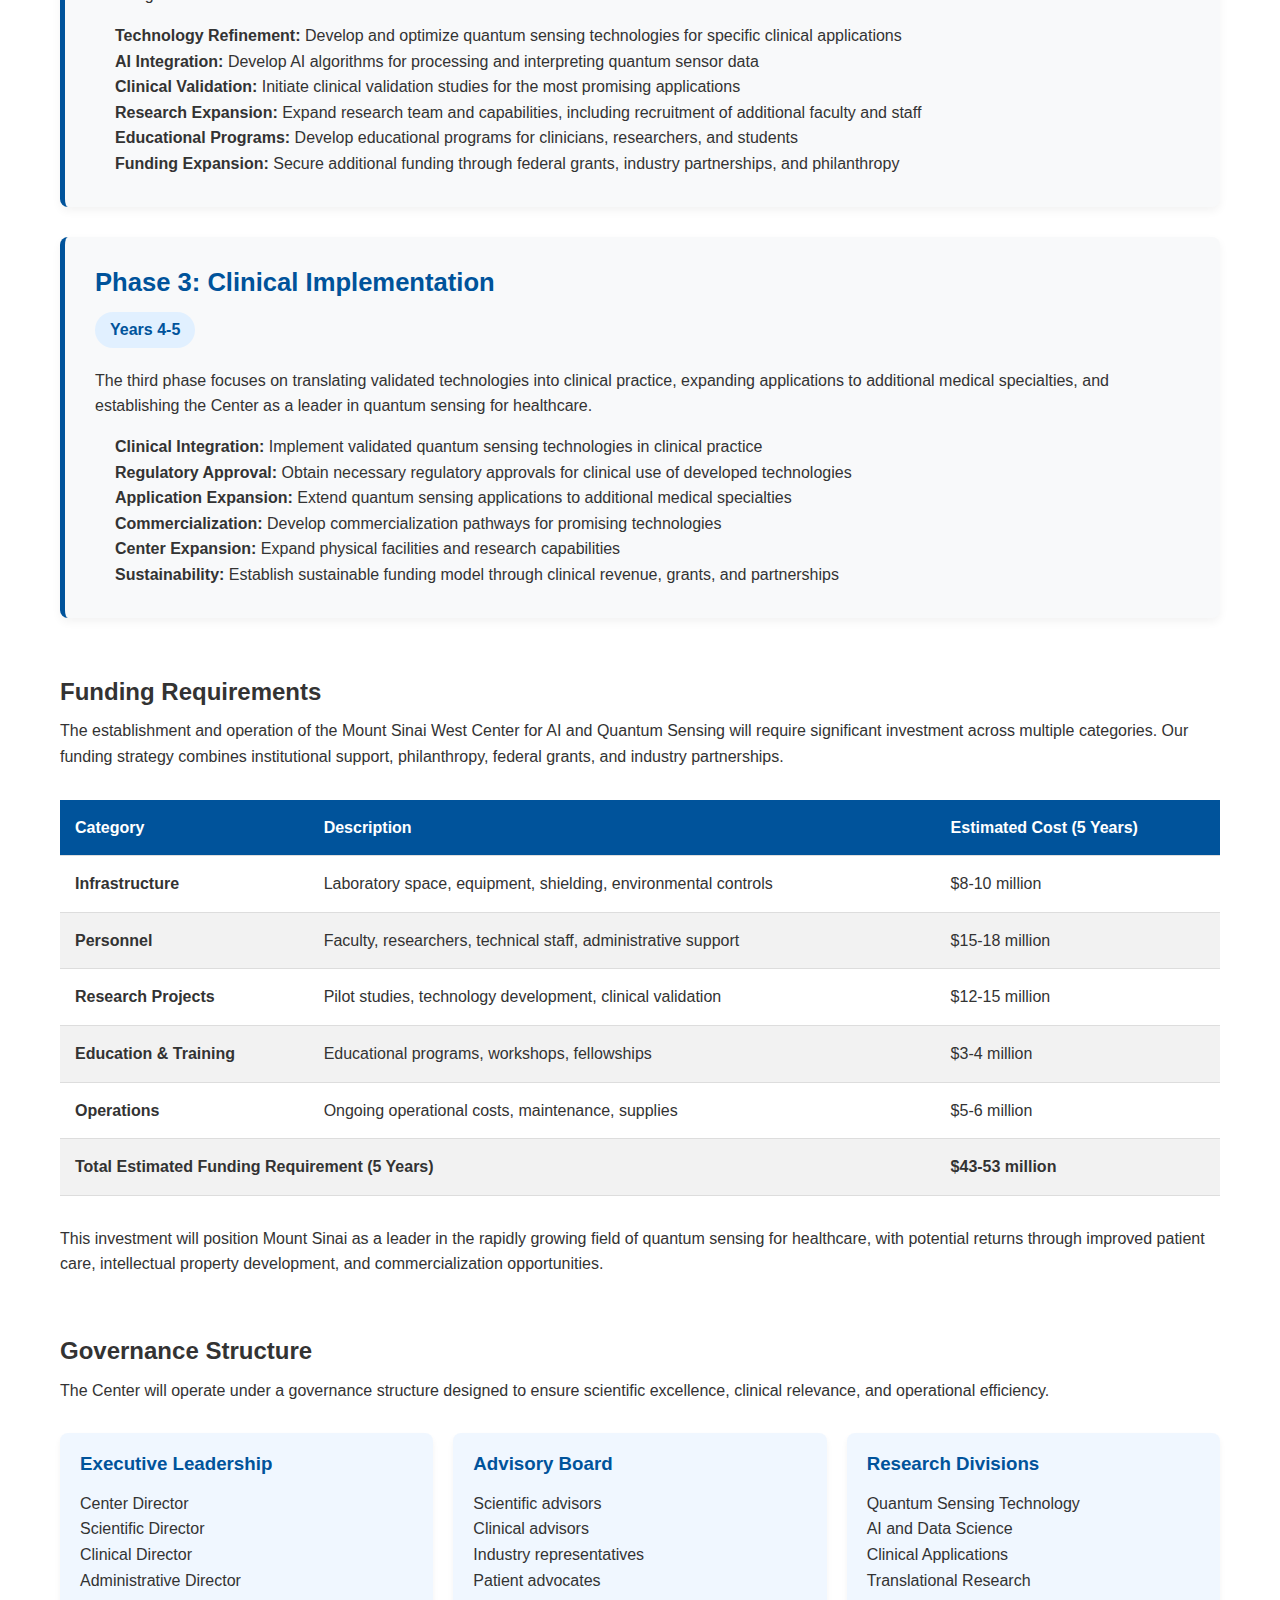
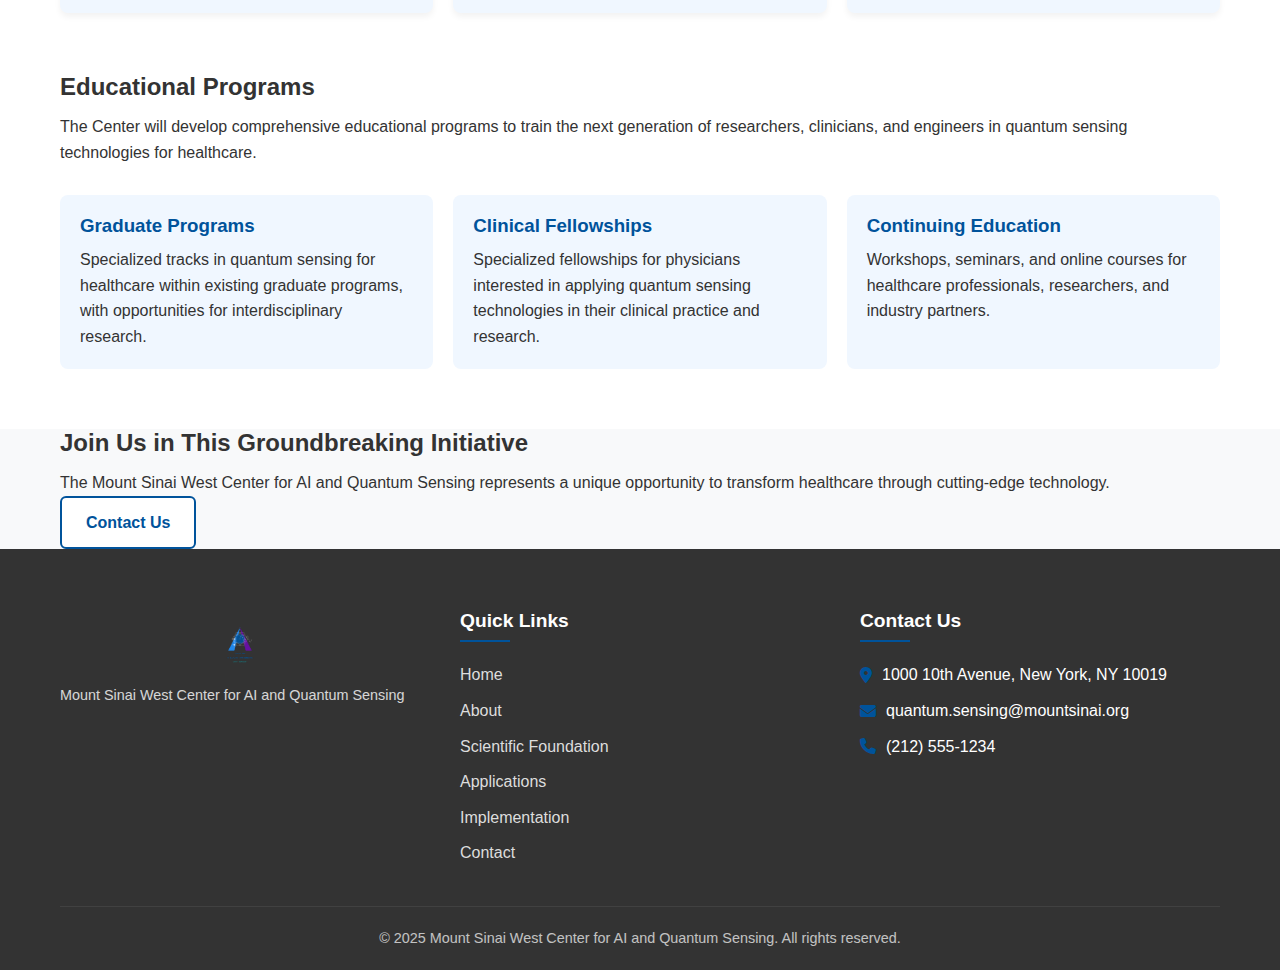
<file: website/implementation.html>
<!DOCTYPE html>
<html lang="en">
    <head>
        <meta charset="UTF-8">
        <meta name="viewport" content="width=device-width, initial-scale=1.0">
        <link rel="stylesheet" href="css/compatibility.css">
        <title>Large Quantitative Models and Quantum Sensing</title>
        <link rel="stylesheet" href="css/styles.css">
        <link rel="stylesheet" href="css/partners.css">
        <link rel="stylesheet" href="css/quantum-animations.css">
        <link rel="stylesheet" href="https://cdnjs.cloudflare.com/ajax/libs/font-awesome/6.4.0/css/all.min.css">
        <!-- Preload key assets -->
        <link rel="preload" href="images/center_logo.png" as="image">
        <link rel="preload" href="images/mount_sinai_logo.png" as="image">
        <!-- Ensure proper encoding -->
        <meta http-equiv="Content-Type" content="text/html; charset=utf-8">
    </head>
    <body>
        <header>
            <div class="container">
                <div class="header-content">
                    <div class="logo">
                        <img src="images/center_logo.png" alt="Center for AI and Quantum Sensing Logo" class="center-logo">
                    </div>
                    <nav>
                        <ul class="nav-links">
                            <li><a href="index.html" >Home</a></li>
                            <li><a href="about.html">About</a></li>
                            <li><a href="about-us.html">About Us</a></li>
                            <li><a href="LQM.html" >LQM</a></li>
                            <li><a href="scientific-foundation.html">Scientific Foundation</a></li>
                            <li><a href="applications.html">Applications</a></li>
                            <li><a href="case-study.html">Case Study</a></li>
                            <li><a href="implementation.html"class="active">Implementation</a></li>
                            <li><a href="contact.html">Contact</a></li>
                        </ul>
                        <div class="mobile-menu-btn">
                            <span></span>
                            <span></span>
                            <span></span>
                        </div>
                    </nav>
                </div>
            </div>
        </header>
    </head>
<body>


    <section class="page-header">
        <div class="container">
            <h1>Implementation Plan</h1>
        </div>
    </section>

    <section class="implementation-section">
        <div class="container">
            <div class="implementation-overview">
                <h2>Five-Year Development Strategy</h2>
                <p>The Mount Sinai West Center for AI and Quantum Sensing will be established through a strategic five-year development plan that balances immediate clinical applications with long-term research goals. Our implementation strategy is designed to deliver early successes while building toward transformative healthcare applications.</p>
                
                <div class="timeline-image">
                    <img src="images/implementation_timeline.png" alt="Implementation Timeline" style="max-width: 800px;">
                </div>
            </div>
            
            <div class="phases">
                <div class="phase-card">
                    <h3>Phase 1: Foundation Building</h3>
                    <div class="timeframe">Year 1</div>
                    <p>The initial phase focuses on establishing the core infrastructure, recruiting key personnel, and initiating pilot projects to demonstrate proof of concept.</p>
                    
                    <ul style="margin-left: 20px; margin-top: 15px;">
                        <li><strong>Infrastructure Development:</strong> Establish dedicated laboratory space with appropriate shielding and environmental controls for quantum sensing experiments</li>
                        <li><strong>Team Building:</strong> Recruit core faculty and staff with expertise in quantum physics, AI, and clinical applications</li>
                        <li><strong>Pilot Projects:</strong> Initiate 2-3 small-scale pilot projects in cardiology and neurology to demonstrate proof of concept</li>
                        <li><strong>Partnership Development:</strong> Establish collaborations with quantum technology companies and academic institutions</li>
                        <li><strong>Funding Acquisition:</strong> Secure initial funding through institutional support, philanthropy, and targeted grants</li>
                    </ul>
                </div>
                
                <div class="phase-card">
                    <h3>Phase 2: Technology Development</h3>
                    <div class="timeframe">Years 2-3</div>
                    <p>The second phase focuses on developing and refining quantum sensing technologies for specific clinical applications, expanding research capabilities, and initiating clinical validation studies.</p>
                    
                    <ul style="margin-left: 20px; margin-top: 15px;">
                        <li><strong>Technology Refinement:</strong> Develop and optimize quantum sensing technologies for specific clinical applications</li>
                        <li><strong>AI Integration:</strong> Develop AI algorithms for processing and interpreting quantum sensor data</li>
                        <li><strong>Clinical Validation:</strong> Initiate clinical validation studies for the most promising applications</li>
                        <li><strong>Research Expansion:</strong> Expand research team and capabilities, including recruitment of additional faculty and staff</li>
                        <li><strong>Educational Programs:</strong> Develop educational programs for clinicians, researchers, and students</li>
                        <li><strong>Funding Expansion:</strong> Secure additional funding through federal grants, industry partnerships, and philanthropy</li>
                    </ul>
                </div>
                
                <div class="phase-card">
                    <h3>Phase 3: Clinical Implementation</h3>
                    <div class="timeframe">Years 4-5</div>
                    <p>The third phase focuses on translating validated technologies into clinical practice, expanding applications to additional medical specialties, and establishing the Center as a leader in quantum sensing for healthcare.</p>
                    
                    <ul style="margin-left: 20px; margin-top: 15px;">
                        <li><strong>Clinical Integration:</strong> Implement validated quantum sensing technologies in clinical practice</li>
                        <li><strong>Regulatory Approval:</strong> Obtain necessary regulatory approvals for clinical use of developed technologies</li>
                        <li><strong>Application Expansion:</strong> Extend quantum sensing applications to additional medical specialties</li>
                        <li><strong>Commercialization:</strong> Develop commercialization pathways for promising technologies</li>
                        <li><strong>Center Expansion:</strong> Expand physical facilities and research capabilities</li>
                        <li><strong>Sustainability:</strong> Establish sustainable funding model through clinical revenue, grants, and partnerships</li>
                    </ul>
                </div>
            </div>
            
            <div class="funding-section">
                <h2>Funding Requirements</h2>
                <p>The establishment and operation of the Mount Sinai West Center for AI and Quantum Sensing will require significant investment across multiple categories. Our funding strategy combines institutional support, philanthropy, federal grants, and industry partnerships.</p>
                
                <table class="funding-table">
                    <thead>
                        <tr>
                            <th>Category</th>
                            <th>Description</th>
                            <th>Estimated Cost (5 Years)</th>
                        </tr>
                    </thead>
                    <tbody>
                        <tr>
                            <td><strong>Infrastructure</strong></td>
                            <td>Laboratory space, equipment, shielding, environmental controls</td>
                            <td>$8-10 million</td>
                        </tr>
                        <tr>
                            <td><strong>Personnel</strong></td>
                            <td>Faculty, researchers, technical staff, administrative support</td>
                            <td>$15-18 million</td>
                        </tr>
                        <tr>
                            <td><strong>Research Projects</strong></td>
                            <td>Pilot studies, technology development, clinical validation</td>
                            <td>$12-15 million</td>
                        </tr>
                        <tr>
                            <td><strong>Education & Training</strong></td>
                            <td>Educational programs, workshops, fellowships</td>
                            <td>$3-4 million</td>
                        </tr>
                        <tr>
                            <td><strong>Operations</strong></td>
                            <td>Ongoing operational costs, maintenance, supplies</td>
                            <td>$5-6 million</td>
                        </tr>
                        <tr>
                            <td colspan="2"><strong>Total Estimated Funding Requirement (5 Years)</strong></td>
                            <td><strong>$43-53 million</strong></td>
                        </tr>
                    </tbody>
                </table>
                
                <p>This investment will position Mount Sinai as a leader in the rapidly growing field of quantum sensing for healthcare, with potential returns through improved patient care, intellectual property development, and commercialization opportunities.</p>
            </div>
            
            <div class="governance-section">
                <h2>Governance Structure</h2>
                <p>The Center will operate under a governance structure designed to ensure scientific excellence, clinical relevance, and operational efficiency.</p>
                
                <div class="governance-structure">
                    <div class="governance-card">
                        <h3>Executive Leadership</h3>
                        <ul>
                            <li>Center Director</li>
                            <li>Scientific Director</li>
                            <li>Clinical Director</li>
                            <li>Administrative Director</li>
                        </ul>
                    </div>
                    
                    <div class="governance-card">
                        <h3>Advisory Board</h3>
                        <ul>
                            <li>Scientific advisors</li>
                            <li>Clinical advisors</li>
                            <li>Industry representatives</li>
                            <li>Patient advocates</li>
                        </ul>
                    </div>
                    
                    <div class="governance-card">
                        <h3>Research Divisions</h3>
                        <ul>
                            <li>Quantum Sensing Technology</li>
                            <li>AI and Data Science</li>
                            <li>Clinical Applications</li>
                            <li>Translational Research</li>
                        </ul>
                    </div>
                </div>
            </div>
            
            <div class="education-section" style="margin-top: 60px;">
                <h2>Educational Programs</h2>
                <p>The Center will develop comprehensive educational programs to train the next generation of researchers, clinicians, and engineers in quantum sensing technologies for healthcare.</p>
                
                <div style="display: grid; grid-template-columns: repeat(auto-fit, minmax(300px, 1fr)); gap: 20px; margin-top: 30px;">
                    <div style="background-color: #f0f7ff; padding: 20px; border-radius: 8px;">
                        <h3 style="color: #00539B;">Graduate Programs</h3>
                        <p>Specialized tracks in quantum sensing for healthcare within existing graduate programs, with opportunities for interdisciplinary research.</p>
                    </div>
                    
                    <div style="background-color: #f0f7ff; padding: 20px; border-radius: 8px;">
                        <h3 style="color: #00539B;">Clinical Fellowships</h3>
                        <p>Specialized fellowships for physicians interested in applying quantum sensing technologies in their clinical practice and research.</p>
                    </div>
                    
                    <div style="background-color: #f0f7ff; padding: 20px; border-radius: 8px;">
                        <h3 style="color: #00539B;">Continuing Education</h3>
                        <p>Workshops, seminars, and online courses for healthcare professionals, researchers, and industry partners.</p>
                    </div>
                </div>
            </div>
        </div>
    </section>

    <section class="cta">
        <div class="container">
            <h2>Join Us in This Groundbreaking Initiative</h2>
            <p>The Mount Sinai West Center for AI and Quantum Sensing represents a unique opportunity to transform healthcare through cutting-edge technology.</p>
            <a href="contact.html" class="btn btn-primary">Contact Us</a>
        </div>
    </section>

    <footer>
        <div class="container">
            <div class="footer-content">
                <div class="footer-logo">
                    <img src="images/center_logo.png" alt="Center for AI and Quantum Sensing Logo">
                    <p>Mount Sinai West Center for AI and Quantum Sensing</p>
                </div>
                <div class="footer-links">
                    <h4>Quick Links</h4>
                    <ul>
                        <li><a href="index.html">Home</a></li>
                        <li><a href="about.html">About</a></li>
                        <li><a href="scientific-foundation.html">Scientific Foundation</a></li>
                        <li><a href="applications.html">Applications</a></li>
                        <li><a href="implementation.html">Implementation</a></li>
                        <li><a href="contact.html">Contact</a></li>
                    </ul>
                </div>
                <div class="footer-contact">
                    <h4>Contact Us</h4>
                    <p><i class="fas fa-map-marker-alt"></i> 1000 10th Avenue, New York, NY 10019</p>
                    <p><i class="fas fa-envelope"></i> quantum.sensing@mountsinai.org</p>
                    <p><i class="fas fa-phone"></i> (212) 555-1234</p>
                </div>
            </div>
            <div class="footer-bottom">
                <p>&copy; 2025 Mount Sinai West Center for AI and Quantum Sensing. All rights reserved.</p>
            </div>
        </div>
    </footer>

    <script src="js/script.js"></script>
</body>
</html>
</file>
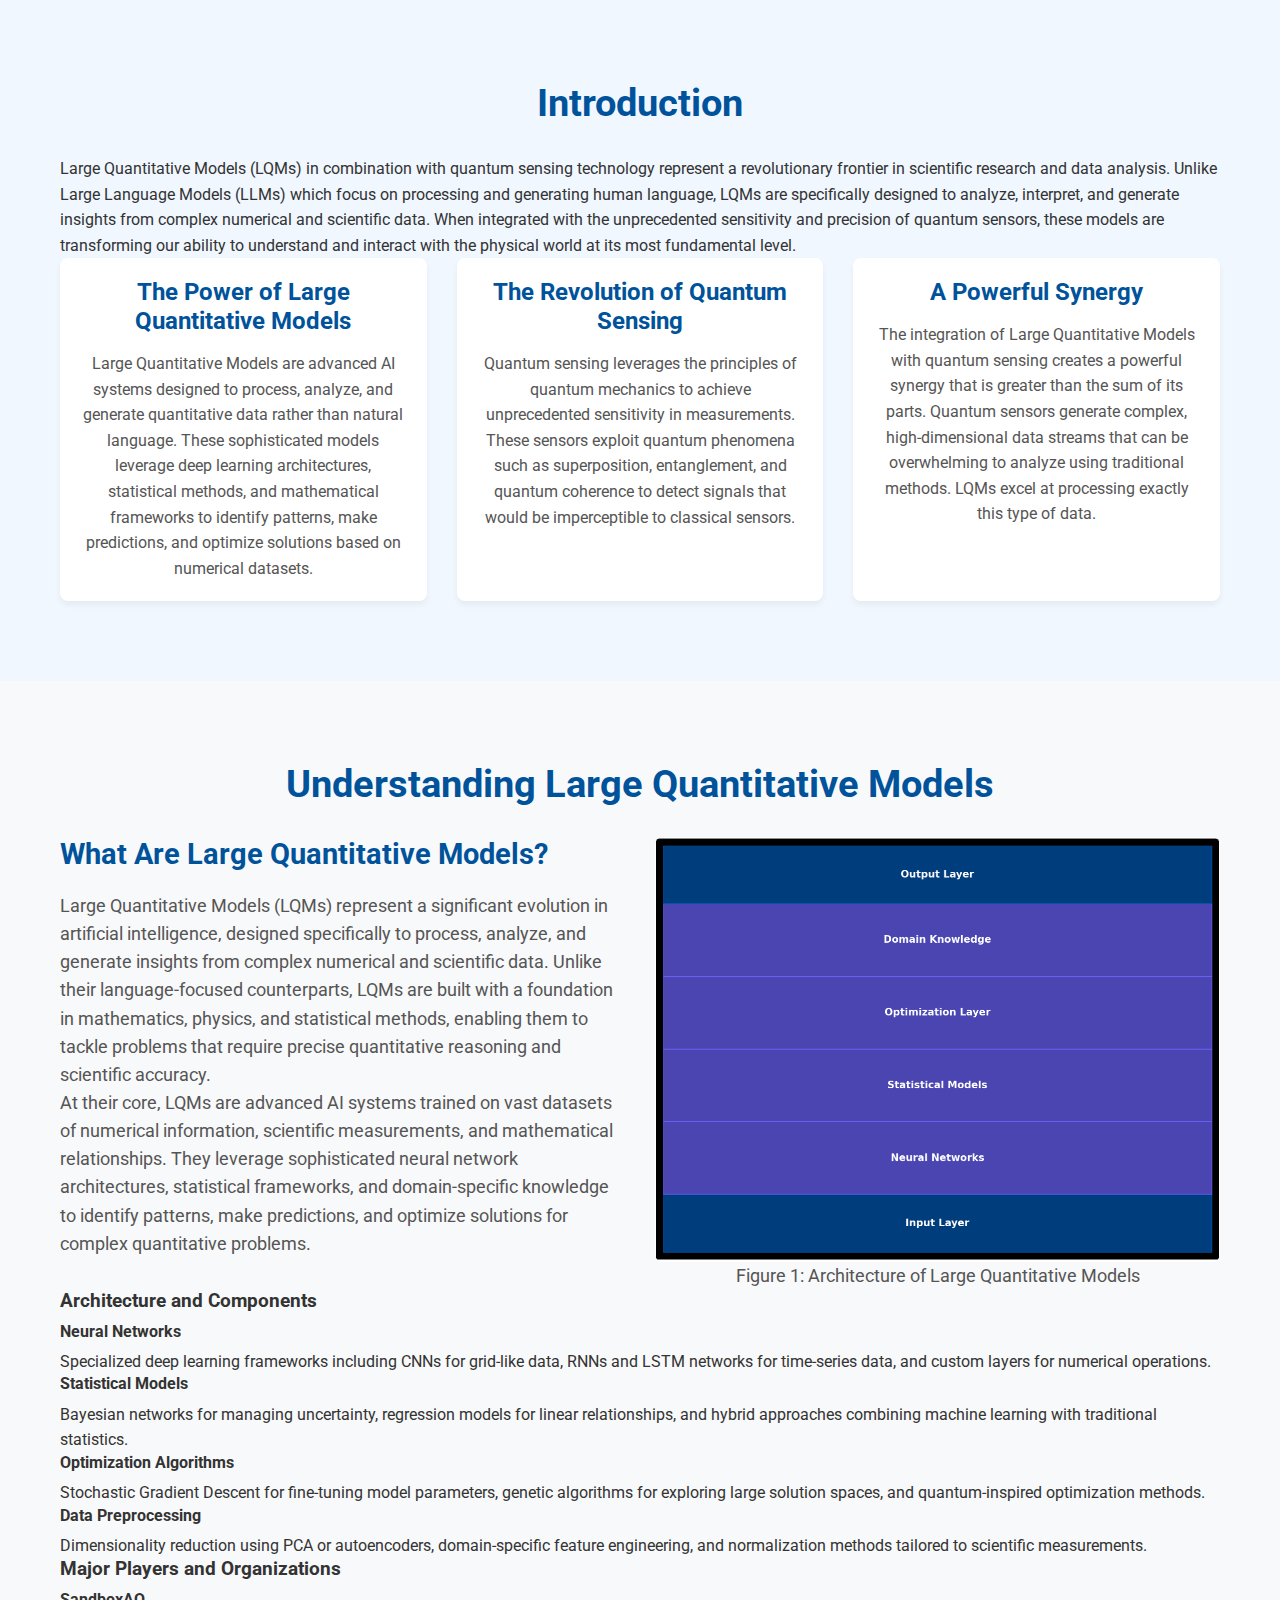
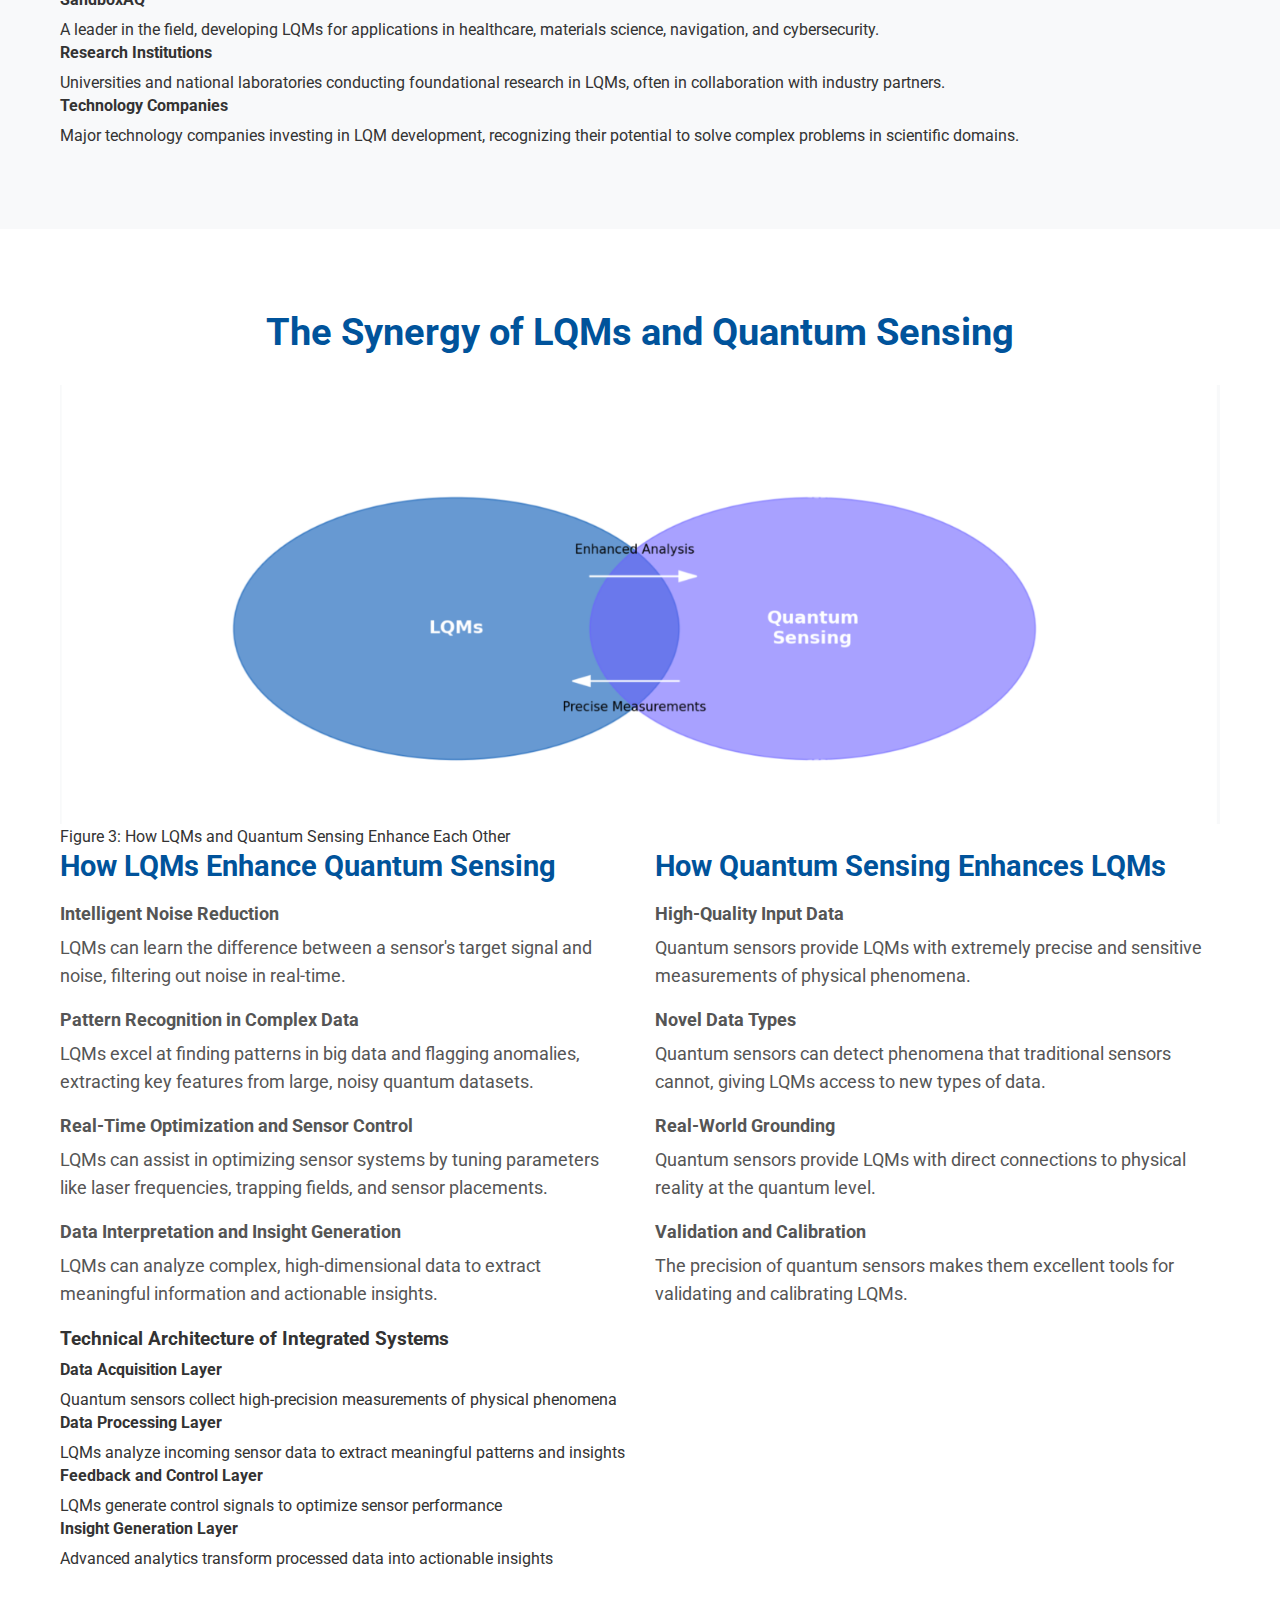
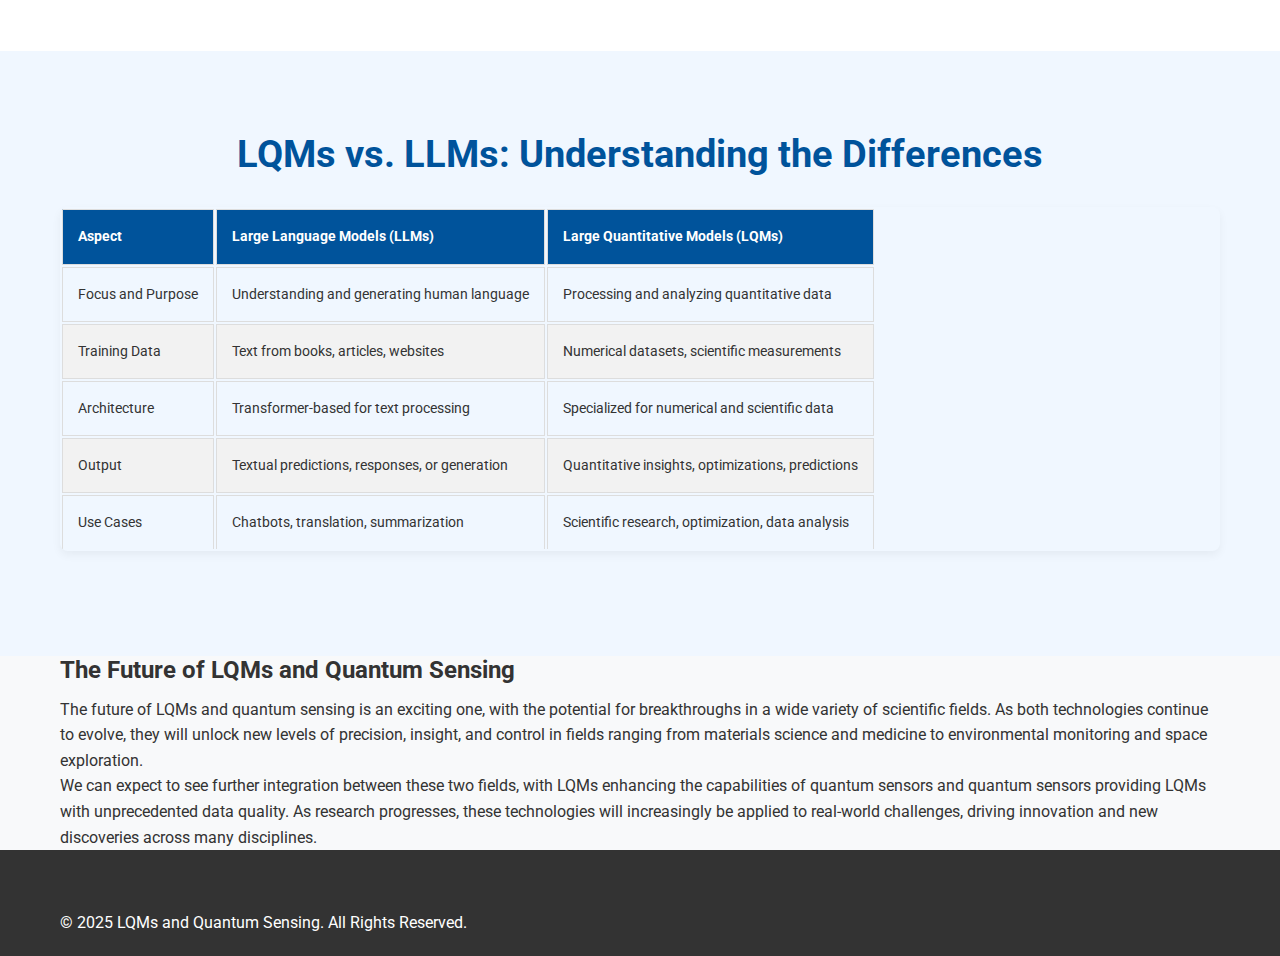
<file: website/LQM.html>
<!DOCTYPE html>
<html lang="en">
<head>
    <meta charset="UTF-8">
    <meta name="viewport" content="width=device-width, initial-scale=1.0">
    <title>Large Quantitative Models and Quantum Sensing</title>
    <link rel="stylesheet" href="css/styles.css">
    <link href="https://fonts.googleapis.com/css2?family=Roboto:wght@300;400;500;700&display=swap" rel="stylesheet">
</head>
<body>

    <section id="intro" class="intro">
        <div class="container">
            <h2>Introduction</h2>
            <p>Large Quantitative Models (LQMs) in combination with quantum sensing technology represent a revolutionary frontier in scientific research and data analysis. Unlike Large Language Models (LLMs) which focus on processing and generating human language, LQMs are specifically designed to analyze, interpret, and generate insights from complex numerical and scientific data. When integrated with the unprecedented sensitivity and precision of quantum sensors, these models are transforming our ability to understand and interact with the physical world at its most fundamental level.</p>
            
            <div class="intro-cards">
                <div class="card">
                    <h3>The Power of Large Quantitative Models</h3>
                    <p>Large Quantitative Models are advanced AI systems designed to process, analyze, and generate quantitative data rather than natural language. These sophisticated models leverage deep learning architectures, statistical methods, and mathematical frameworks to identify patterns, make predictions, and optimize solutions based on numerical datasets.</p>
                </div>
                <div class="card">
                    <h3>The Revolution of Quantum Sensing</h3>
                    <p>Quantum sensing leverages the principles of quantum mechanics to achieve unprecedented sensitivity in measurements. These sensors exploit quantum phenomena such as superposition, entanglement, and quantum coherence to detect signals that would be imperceptible to classical sensors.</p>
                </div>
                <div class="card">
                    <h3>A Powerful Synergy</h3>
                    <p>The integration of Large Quantitative Models with quantum sensing creates a powerful synergy that is greater than the sum of its parts. Quantum sensors generate complex, high-dimensional data streams that can be overwhelming to analyze using traditional methods. LQMs excel at processing exactly this type of data.</p>
                </div>
            </div>
        </div>
    </section>

    <section id="about" class="about">
        <div class="container">
            <h2>Understanding Large Quantitative Models</h2>
            
            <div class="two-column">
                <div class="column">
                    <h3>What Are Large Quantitative Models?</h3>
                    <p>Large Quantitative Models (LQMs) represent a significant evolution in artificial intelligence, designed specifically to process, analyze, and generate insights from complex numerical and scientific data. Unlike their language-focused counterparts, LQMs are built with a foundation in mathematics, physics, and statistical methods, enabling them to tackle problems that require precise quantitative reasoning and scientific accuracy.</p>
                    
                    <p>At their core, LQMs are advanced AI systems trained on vast datasets of numerical information, scientific measurements, and mathematical relationships. They leverage sophisticated neural network architectures, statistical frameworks, and domain-specific knowledge to identify patterns, make predictions, and optimize solutions for complex quantitative problems.</p>
                </div>
                <div class="column">
                    <div class="image-container">
                        <img src="images/LQMphoto1.png" alt="LQM Architecture Diagram">
                        <p class="caption">Figure 1: Architecture of Large Quantitative Models</p>
                    </div>
                </div>
            </div>
            
            <h3>Architecture and Components</h3>
            <div class="component-grid">
                <div class="component">
                    <h4>Neural Networks</h4>
                    <p>Specialized deep learning frameworks including CNNs for grid-like data, RNNs and LSTM networks for time-series data, and custom layers for numerical operations.</p>
                </div>
                <div class="component">
                    <h4>Statistical Models</h4>
                    <p>Bayesian networks for managing uncertainty, regression models for linear relationships, and hybrid approaches combining machine learning with traditional statistics.</p>
                </div>
                <div class="component">
                    <h4>Optimization Algorithms</h4>
                    <p>Stochastic Gradient Descent for fine-tuning model parameters, genetic algorithms for exploring large solution spaces, and quantum-inspired optimization methods.</p>
                </div>
                <div class="component">
                    <h4>Data Preprocessing</h4>
                    <p>Dimensionality reduction using PCA or autoencoders, domain-specific feature engineering, and normalization methods tailored to scientific measurements.</p>
                </div>
            </div>
            
            <h3>Major Players and Organizations</h3>
            <div class="organizations">
                <div class="org">
                    <h4>SandboxAQ</h4>
                    <p>A leader in the field, developing LQMs for applications in healthcare, materials science, navigation, and cybersecurity.</p>
                </div>
                <div class="org">
                    <h4>Research Institutions</h4>
                    <p>Universities and national laboratories conducting foundational research in LQMs, often in collaboration with industry partners.</p>
                </div>
                <div class="org">
                    <h4>Technology Companies</h4>
                    <p>Major technology companies investing in LQM development, recognizing their potential to solve complex problems in scientific domains.</p>
                </div>
            </div>
        </div>
    </section>

    <section id="integration" class="integration">
        <div class="container">
            <h2>The Synergy of LQMs and Quantum Sensing</h2>
            
            <div class="integration-diagram">
                <img src="images/LQMGraph.png" alt="Integration of LQMs and Quantum Sensing">
                <p class="caption">Figure 3: How LQMs and Quantum Sensing Enhance Each Other</p>
            </div>
            
            <div class="two-column">
                <div class="column">
                    <h3>How LQMs Enhance Quantum Sensing</h3>
                    <ul class="enhancement-list">
                        <li>
                            <h4>Intelligent Noise Reduction</h4>
                            <p>LQMs can learn the difference between a sensor's target signal and noise, filtering out noise in real-time.</p>
                        </li>
                        <li>
                            <h4>Pattern Recognition in Complex Data</h4>
                            <p>LQMs excel at finding patterns in big data and flagging anomalies, extracting key features from large, noisy quantum datasets.</p>
                        </li>
                        <li>
                            <h4>Real-Time Optimization and Sensor Control</h4>
                            <p>LQMs can assist in optimizing sensor systems by tuning parameters like laser frequencies, trapping fields, and sensor placements.</p>
                        </li>
                        <li>
                            <h4>Data Interpretation and Insight Generation</h4>
                            <p>LQMs can analyze complex, high-dimensional data to extract meaningful information and actionable insights.</p>
                        </li>
                    </ul>
                </div>
                <div class="column">
                    <h3>How Quantum Sensing Enhances LQMs</h3>
                    <ul class="enhancement-list">
                        <li>
                            <h4>High-Quality Input Data</h4>
                            <p>Quantum sensors provide LQMs with extremely precise and sensitive measurements of physical phenomena.</p>
                        </li>
                        <li>
                            <h4>Novel Data Types</h4>
                            <p>Quantum sensors can detect phenomena that traditional sensors cannot, giving LQMs access to new types of data.</p>
                        </li>
                        <li>
                            <h4>Real-World Grounding</h4>
                            <p>Quantum sensors provide LQMs with direct connections to physical reality at the quantum level.</p>
                        </li>
                        <li>
                            <h4>Validation and Calibration</h4>
                            <p>The precision of quantum sensors makes them excellent tools for validating and calibrating LQMs.</p>
                        </li>
                    </ul>
                </div>
            </div>
            
            <h3>Technical Architecture of Integrated Systems</h3>
            <div class="architecture-layers">
                <div class="layer">
                    <h4>Data Acquisition Layer</h4>
                    <p>Quantum sensors collect high-precision measurements of physical phenomena</p>
                </div>
                <div class="layer">
                    <h4>Data Processing Layer</h4>
                    <p>LQMs analyze incoming sensor data to extract meaningful patterns and insights</p>
                </div>
                <div class="layer">
                    <h4>Feedback and Control Layer</h4>
                    <p>LQMs generate control signals to optimize sensor performance</p>
                </div>
                <div class="layer">
                    <h4>Insight Generation Layer</h4>
                    <p>Advanced analytics transform processed data into actionable insights</p>
                </div>
            </div>
        </div>
    </section>

    <section id="comparison" class="comparison">
        <div class="container">
            <h2>LQMs vs. LLMs: Understanding the Differences</h2>
            
            <div class="comparison-table">
                <table>
                    <thead>
                        <tr>
                            <th>Aspect</th>
                            <th>Large Language Models (LLMs)</th>
                            <th>Large Quantitative Models (LQMs)</th>
                        </tr>
                    </thead>
                    <tbody>
                        <tr>
                            <td>Focus and Purpose</td>
                            <td>Understanding and generating human language</td>
                            <td>Processing and analyzing quantitative data</td>
                        </tr>
                        <tr>
                            <td>Training Data</td>
                            <td>Text from books, articles, websites</td>
                            <td>Numerical datasets, scientific measurements</td>
                        </tr>
                        <tr>
                            <td>Architecture</td>
                            <td>Transformer-based for text processing</td>
                            <td>Specialized for numerical and scientific data</td>
                        </tr>
                        <tr>
                            <td>Output</td>
                            <td>Textual predictions, responses, or generation</td>
                            <td>Quantitative insights, optimizations, predictions</td>
                        </tr>
                        <tr>
                            <td>Use Cases</td>
                            <td>Chatbots, translation, summarization</td>
                            <td>Scientific research, optimization, data analysis</td>
                        </tr>
                    </tbody>
                </table>
            </div>
        </div>
    </section>

    <section id="future" class="future">
        <div class="container">
            <h2>The Future of LQMs and Quantum Sensing</h2>
            <p>The future of LQMs and quantum sensing is an exciting one, with the potential for breakthroughs in a wide variety of scientific fields. As both technologies continue to evolve, they will unlock new levels of precision, insight, and control in fields ranging from materials science and medicine to environmental monitoring and space exploration.</p>
            
            <p>We can expect to see further integration between these two fields, with LQMs enhancing the capabilities of quantum sensors and quantum sensors providing LQMs with unprecedented data quality. As research progresses, these technologies will increasingly be applied to real-world challenges, driving innovation and new discoveries across many disciplines.</p>
        </div>
    </section>

    <footer>
        <div class="container">
            <p>&copy; 2025 LQMs and Quantum Sensing. All Rights Reserved.</p>
        </div>
    </footer>

</body>
</html>
</file>
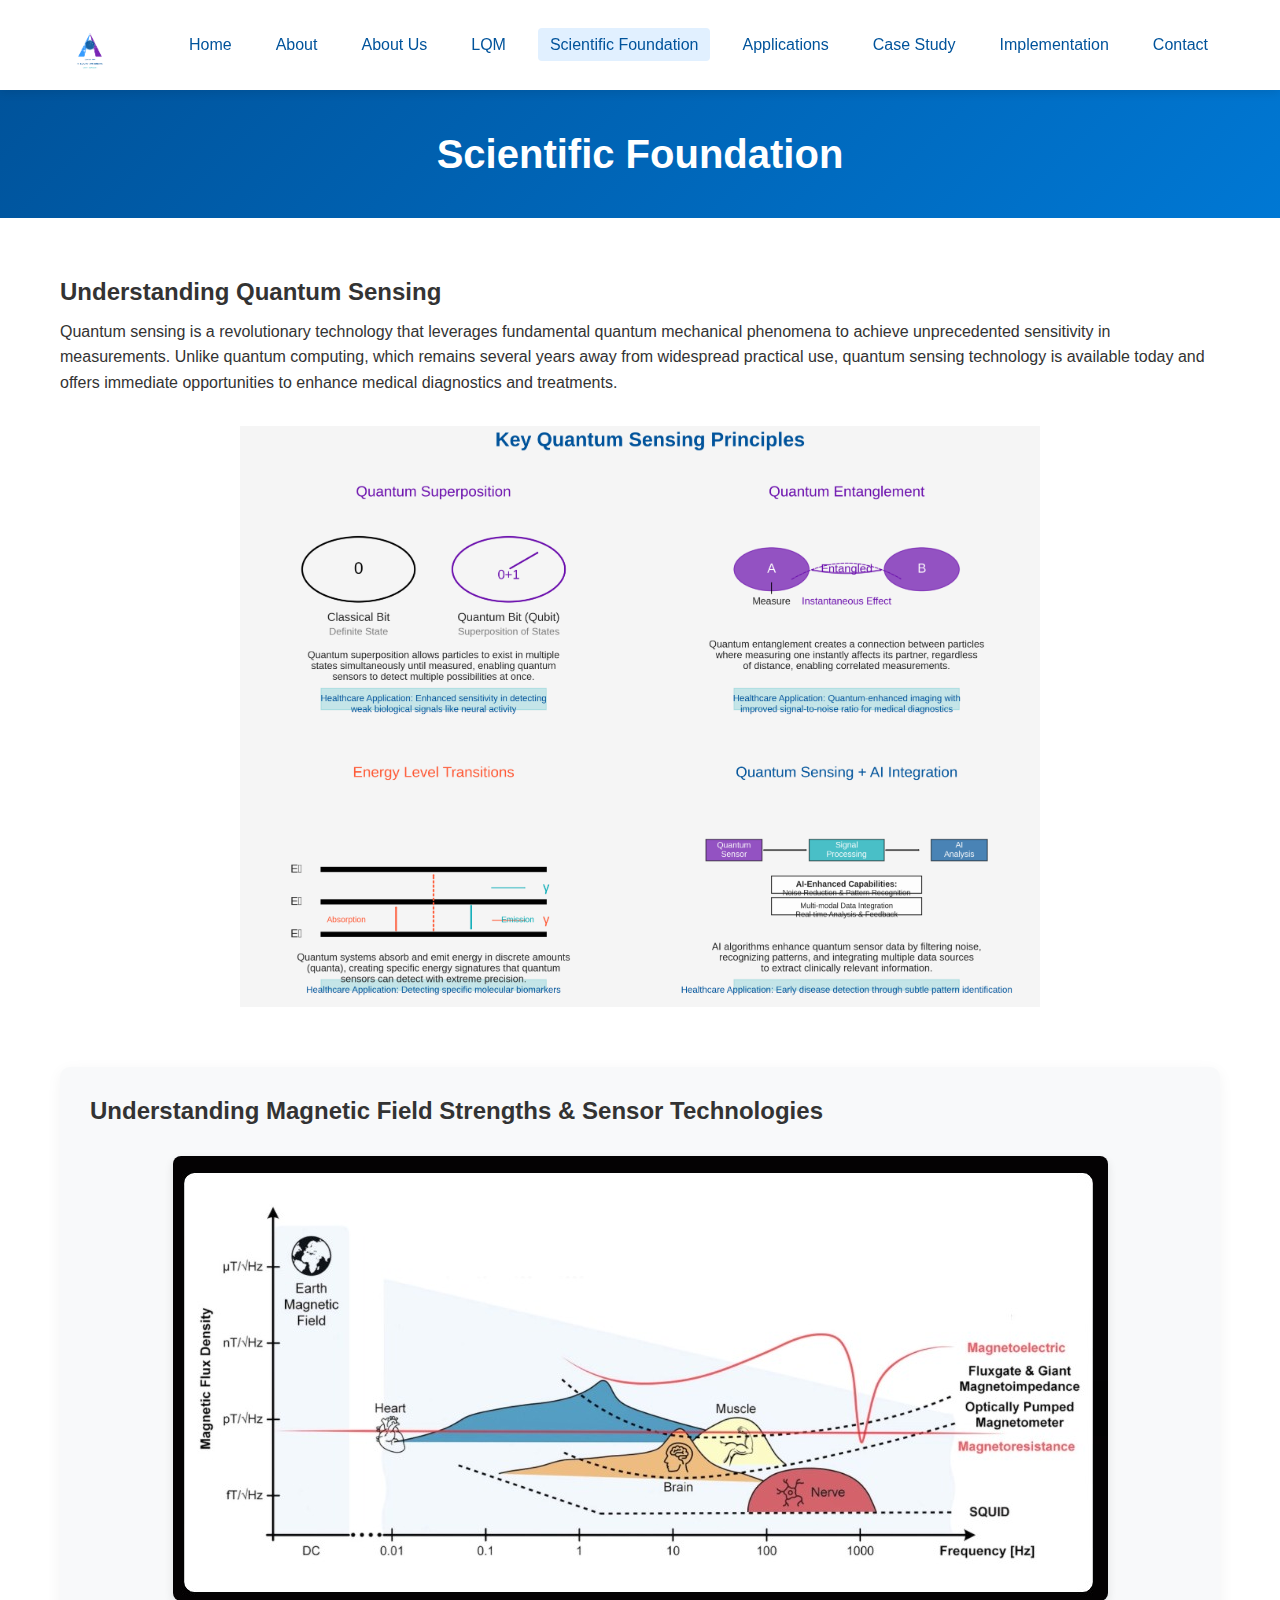
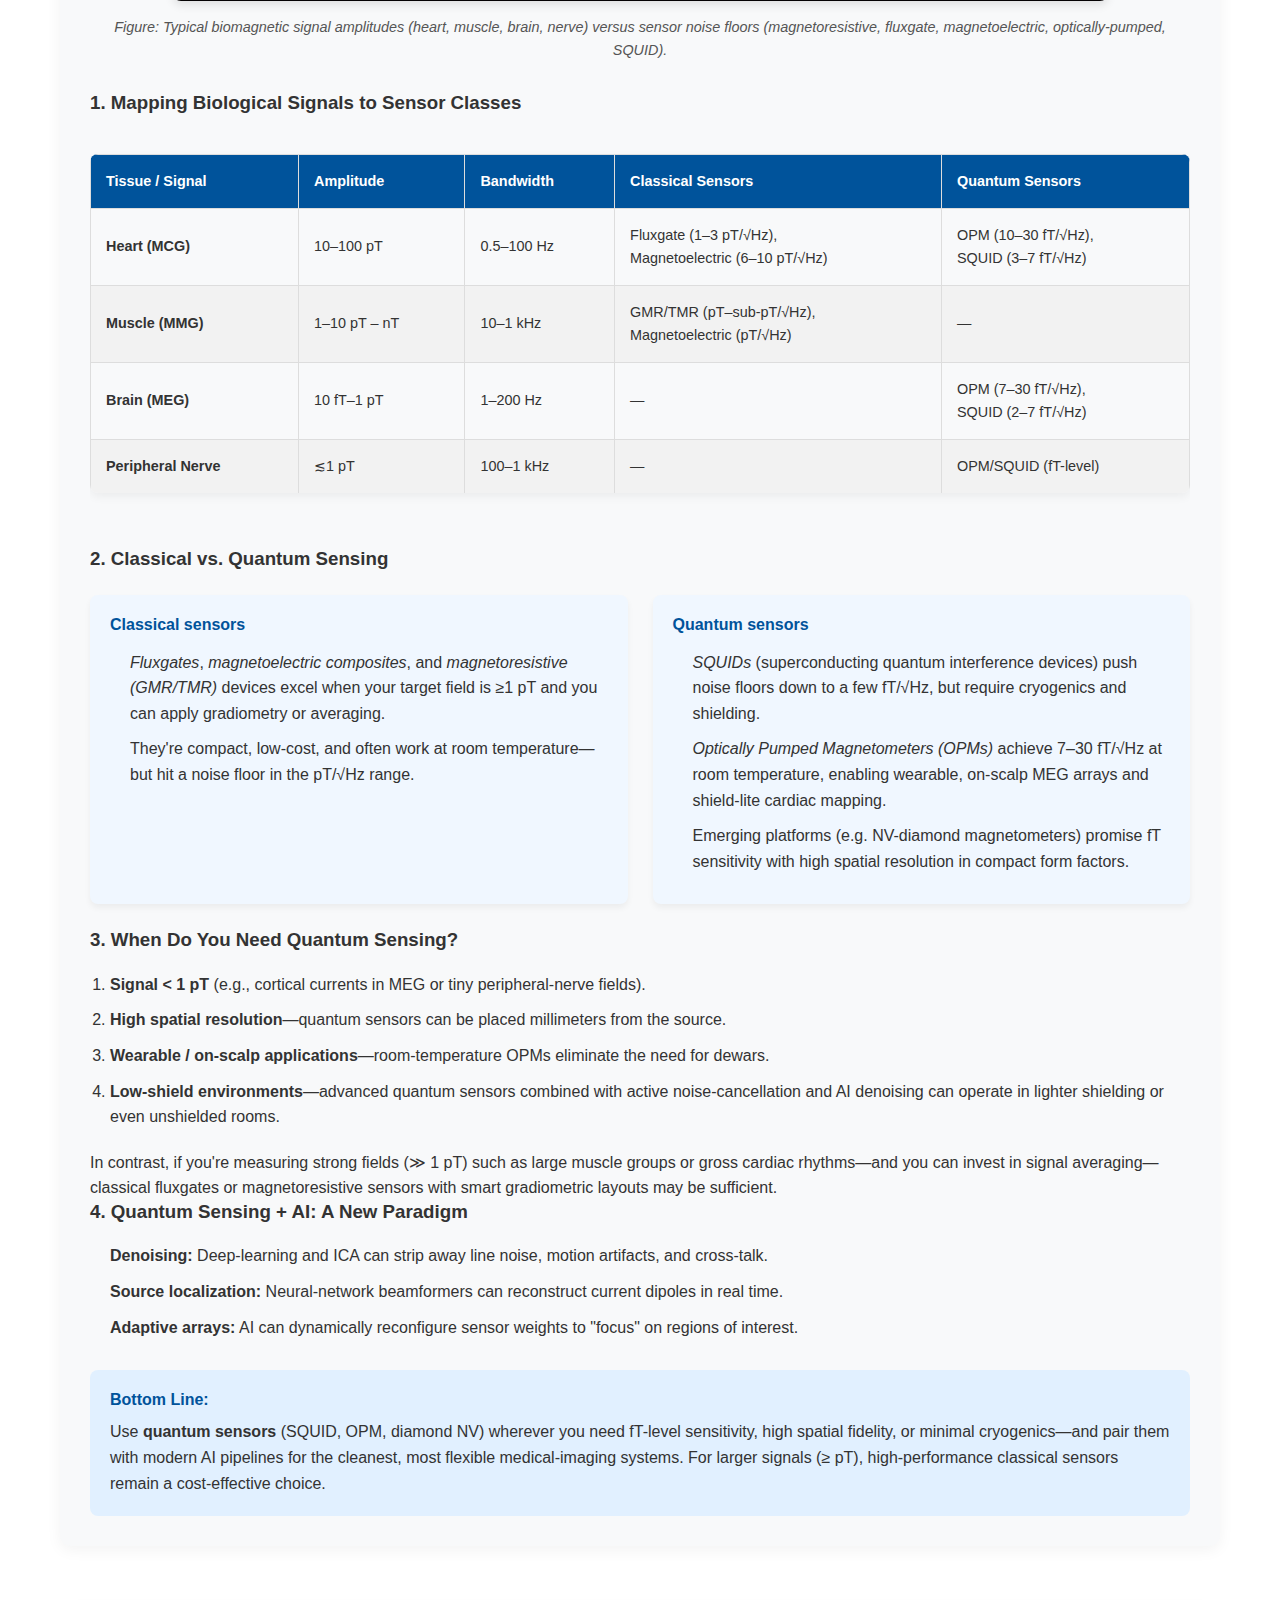
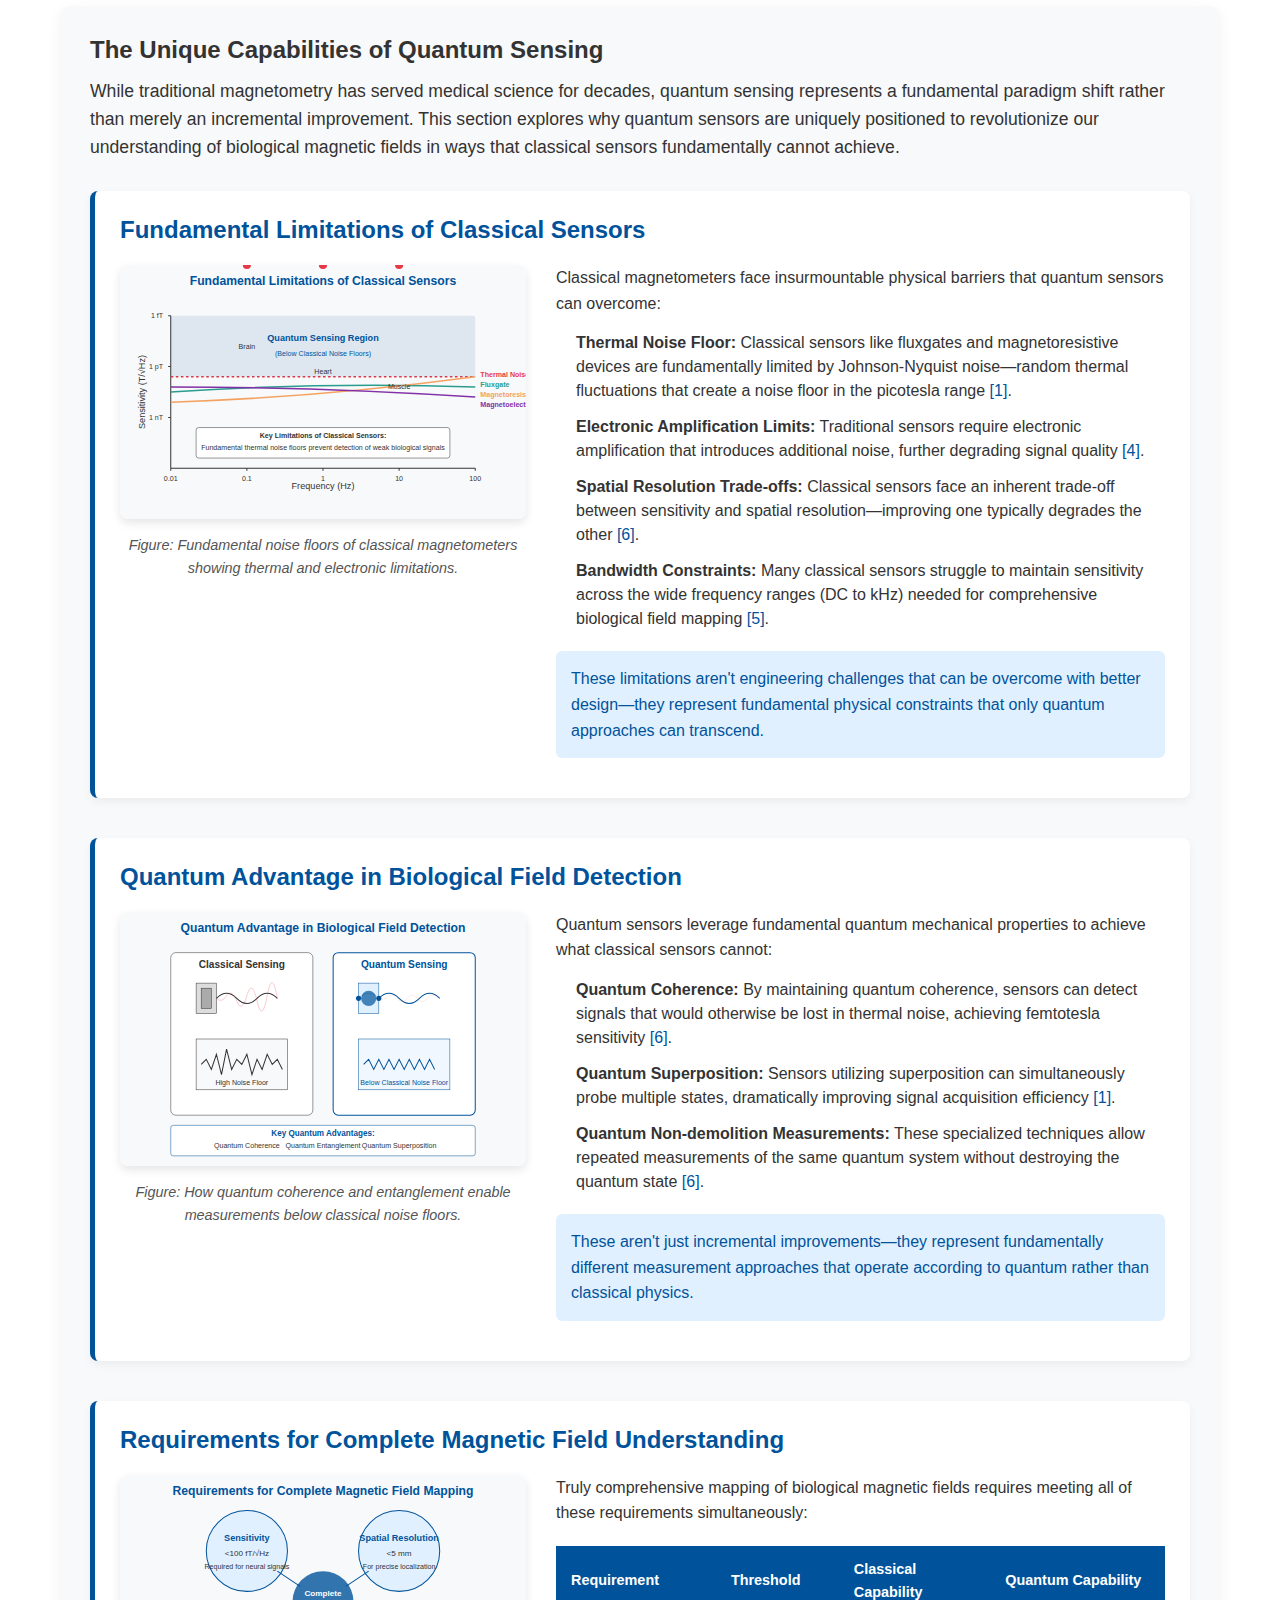
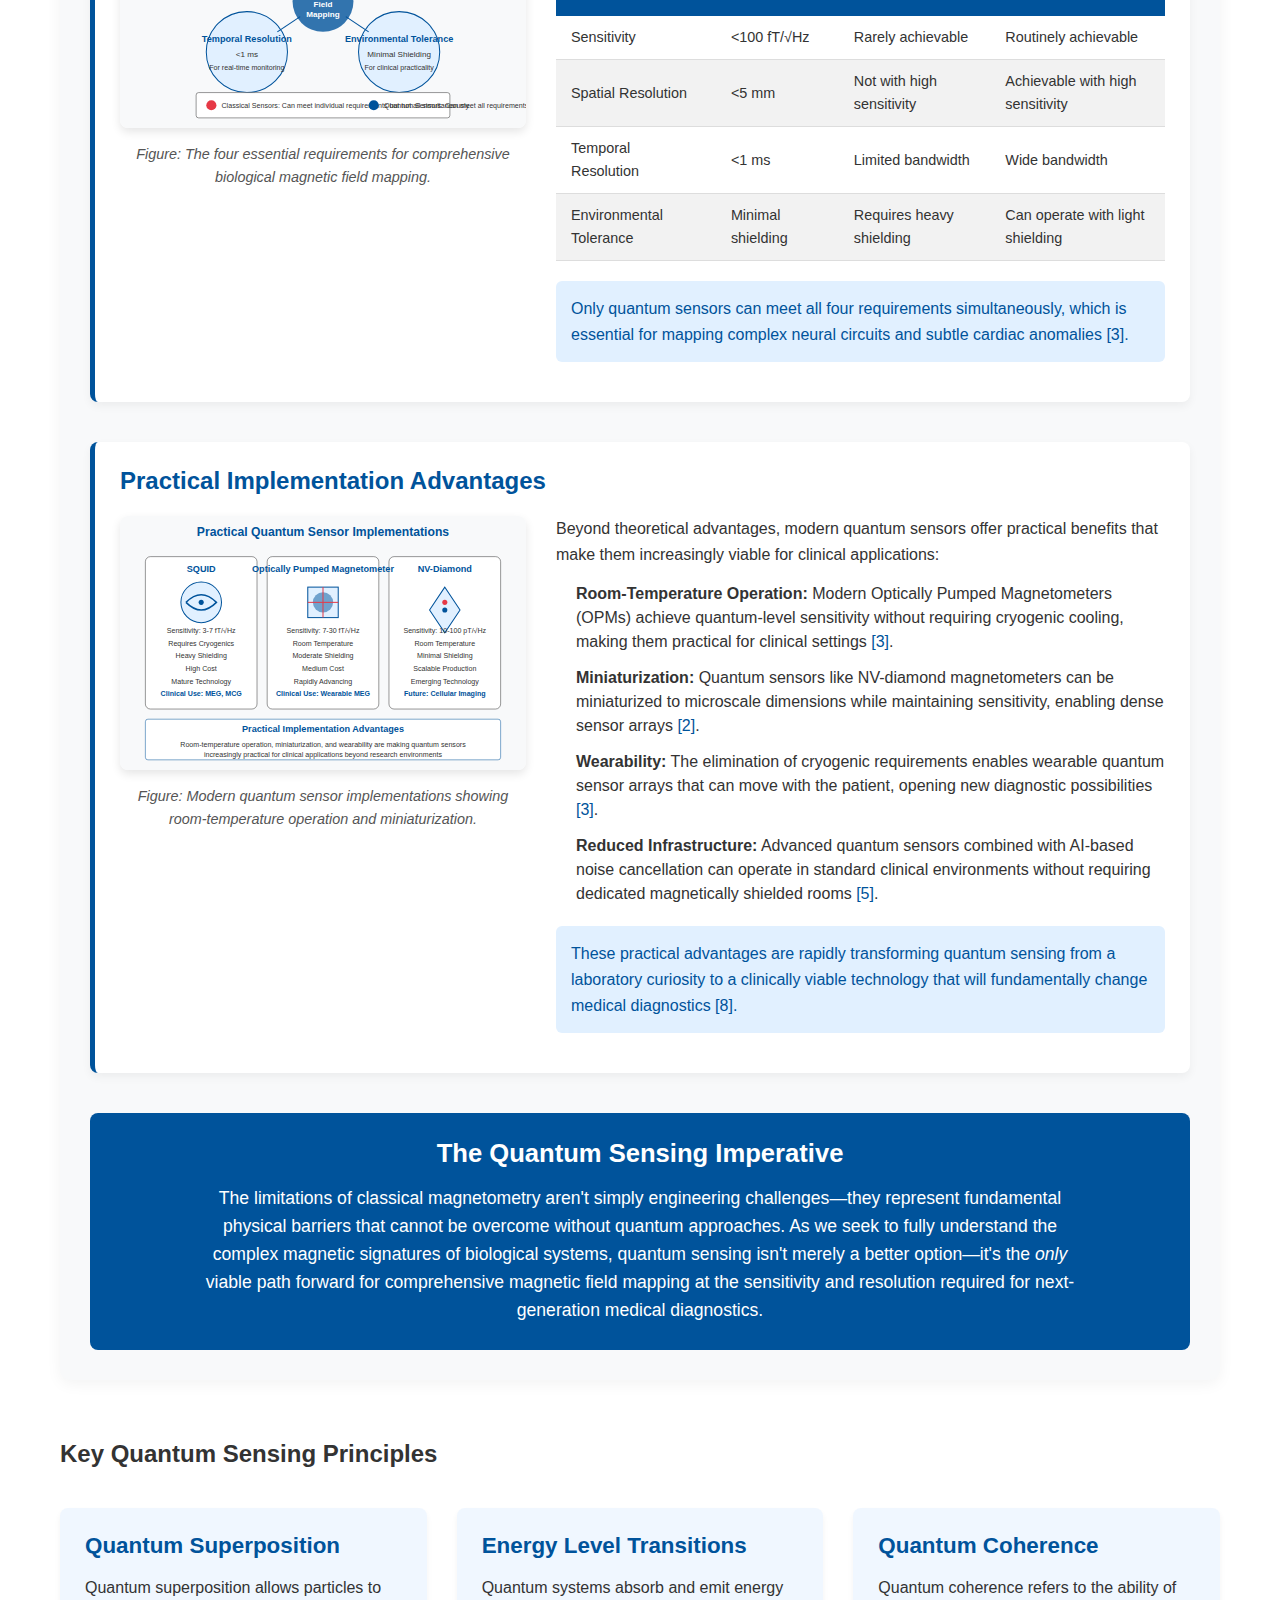
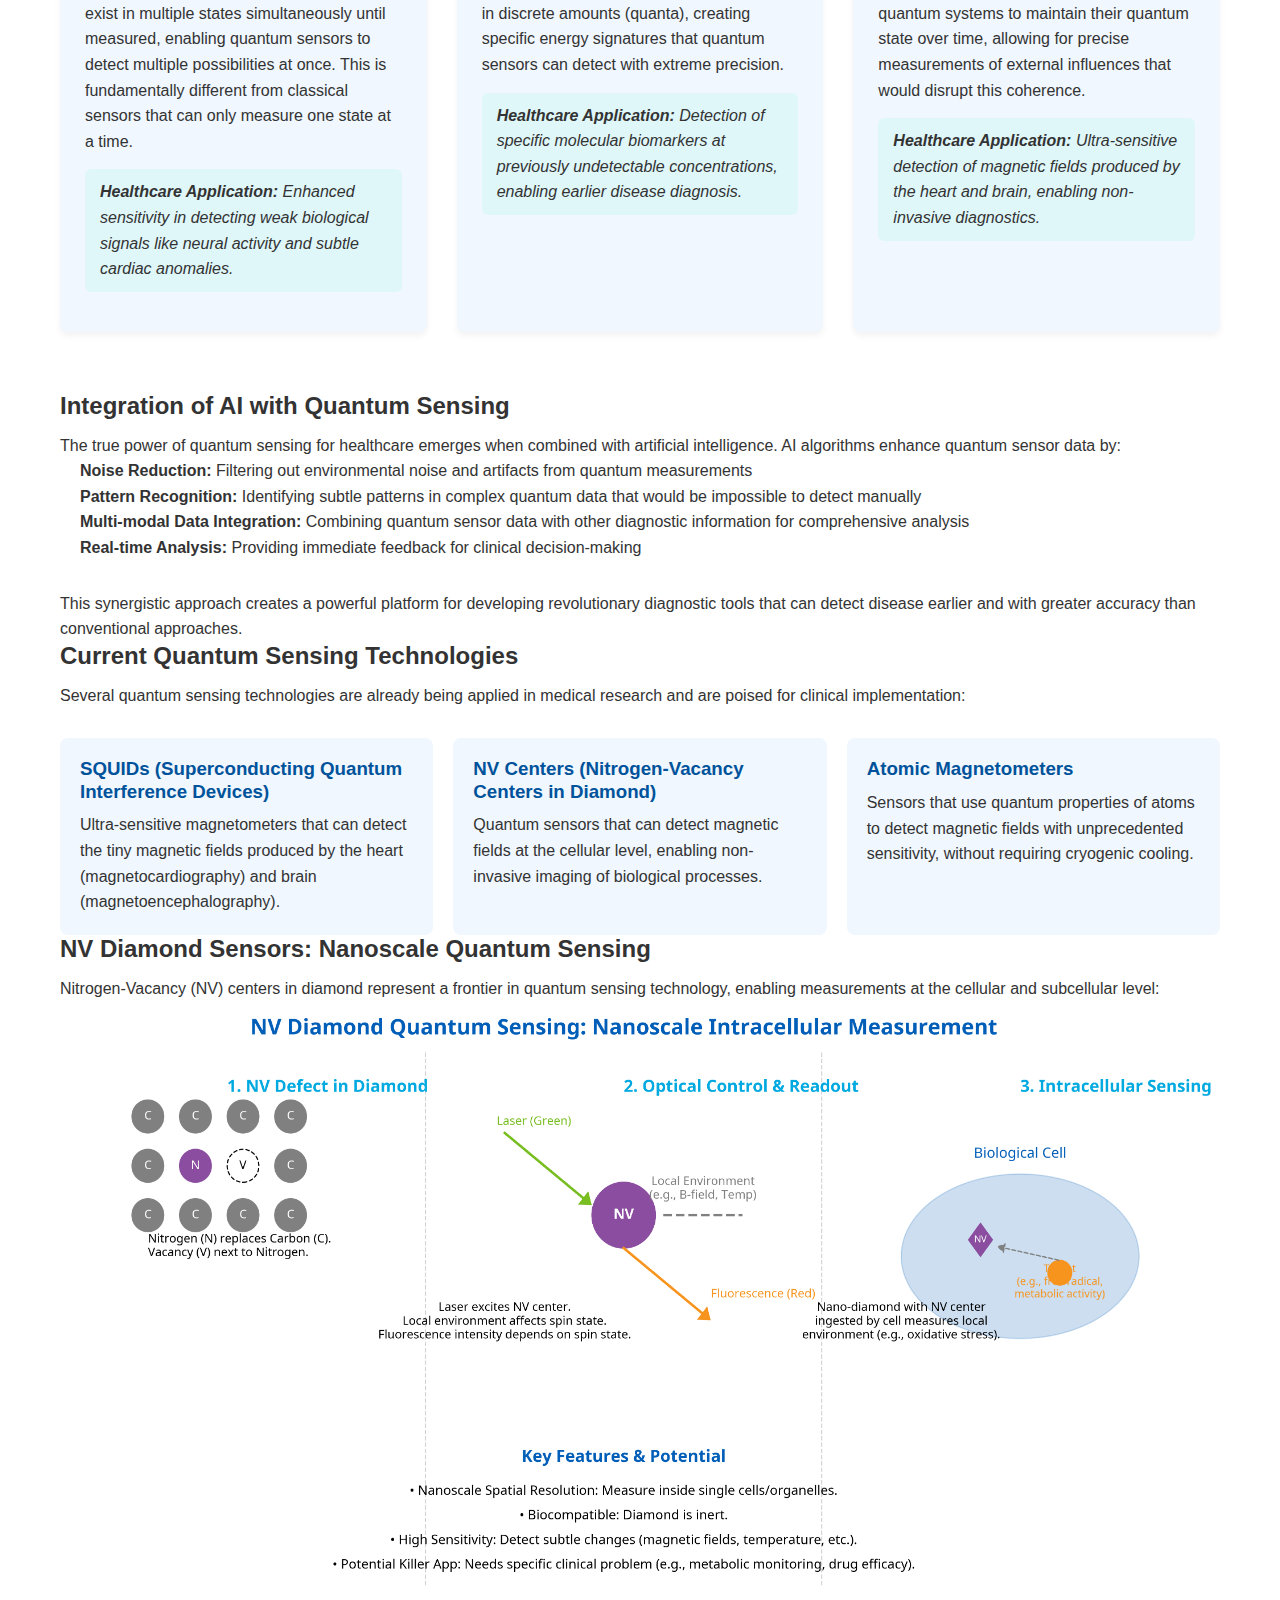
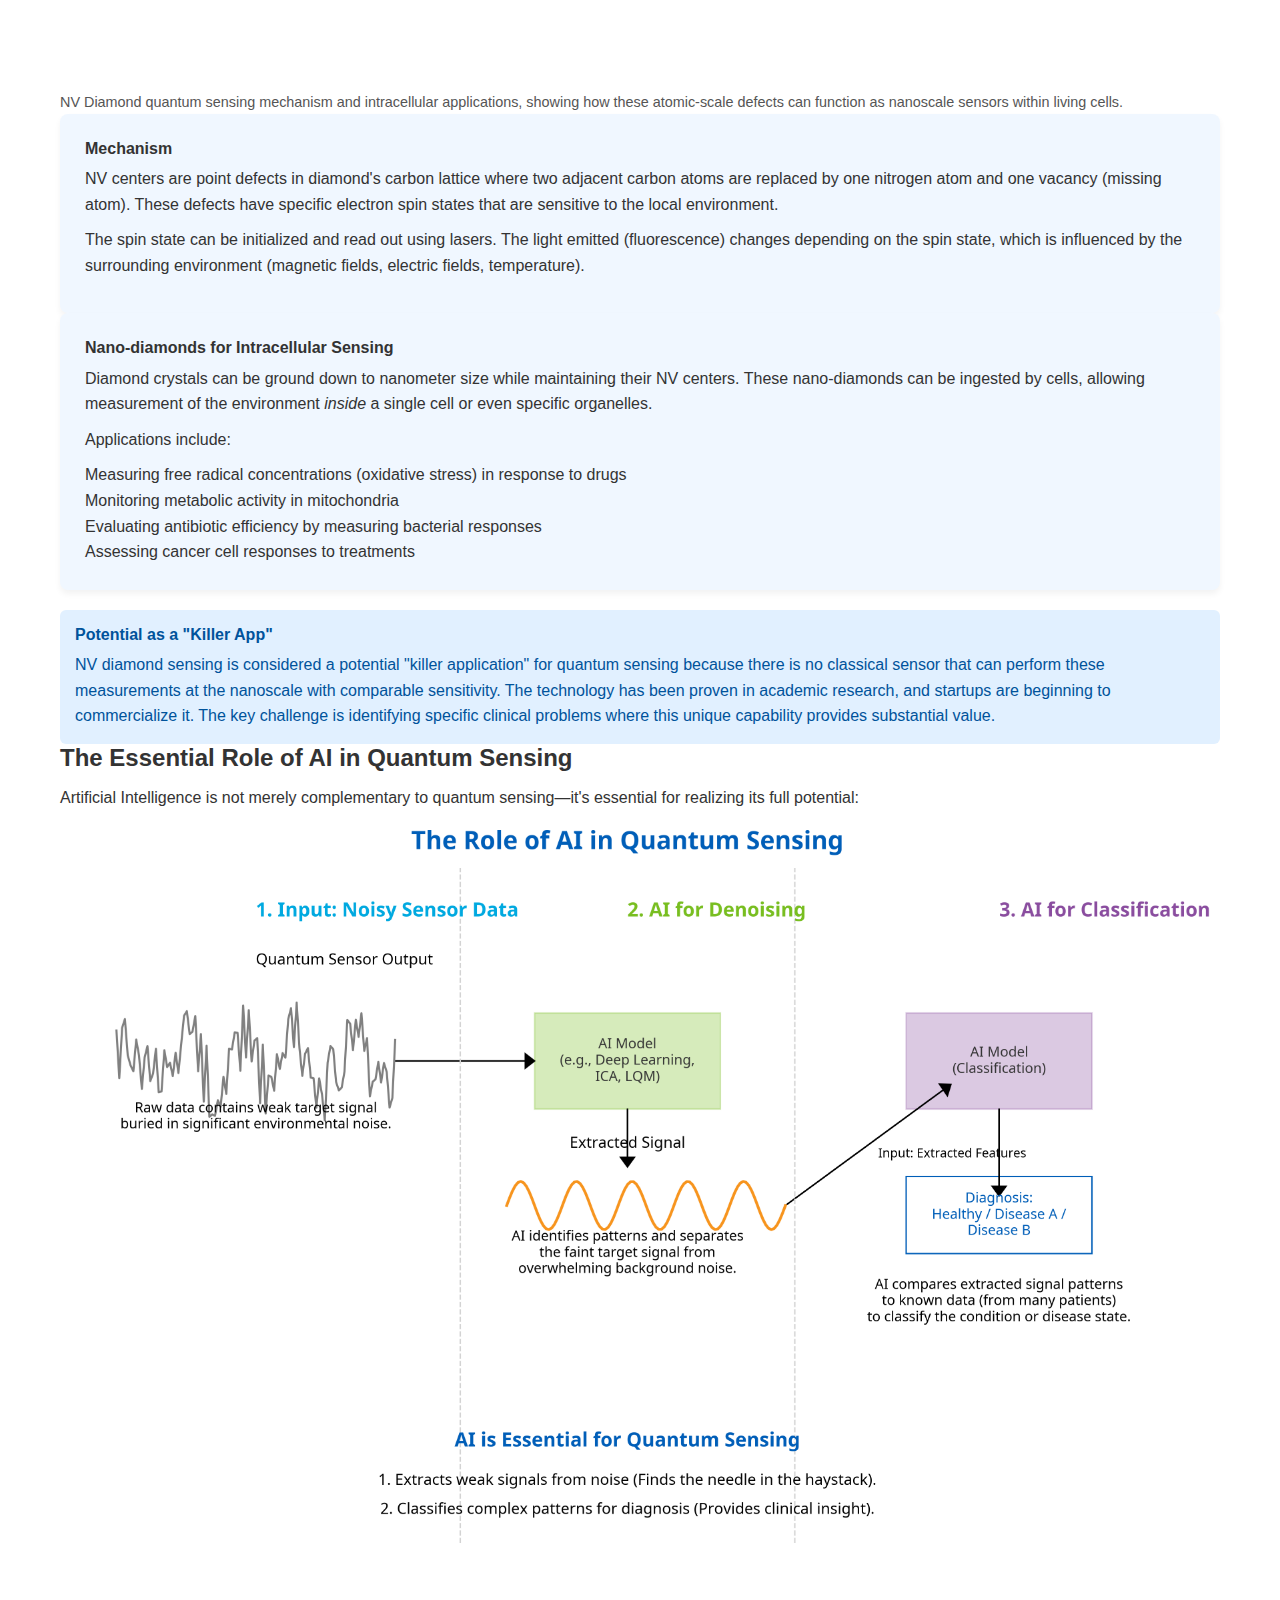
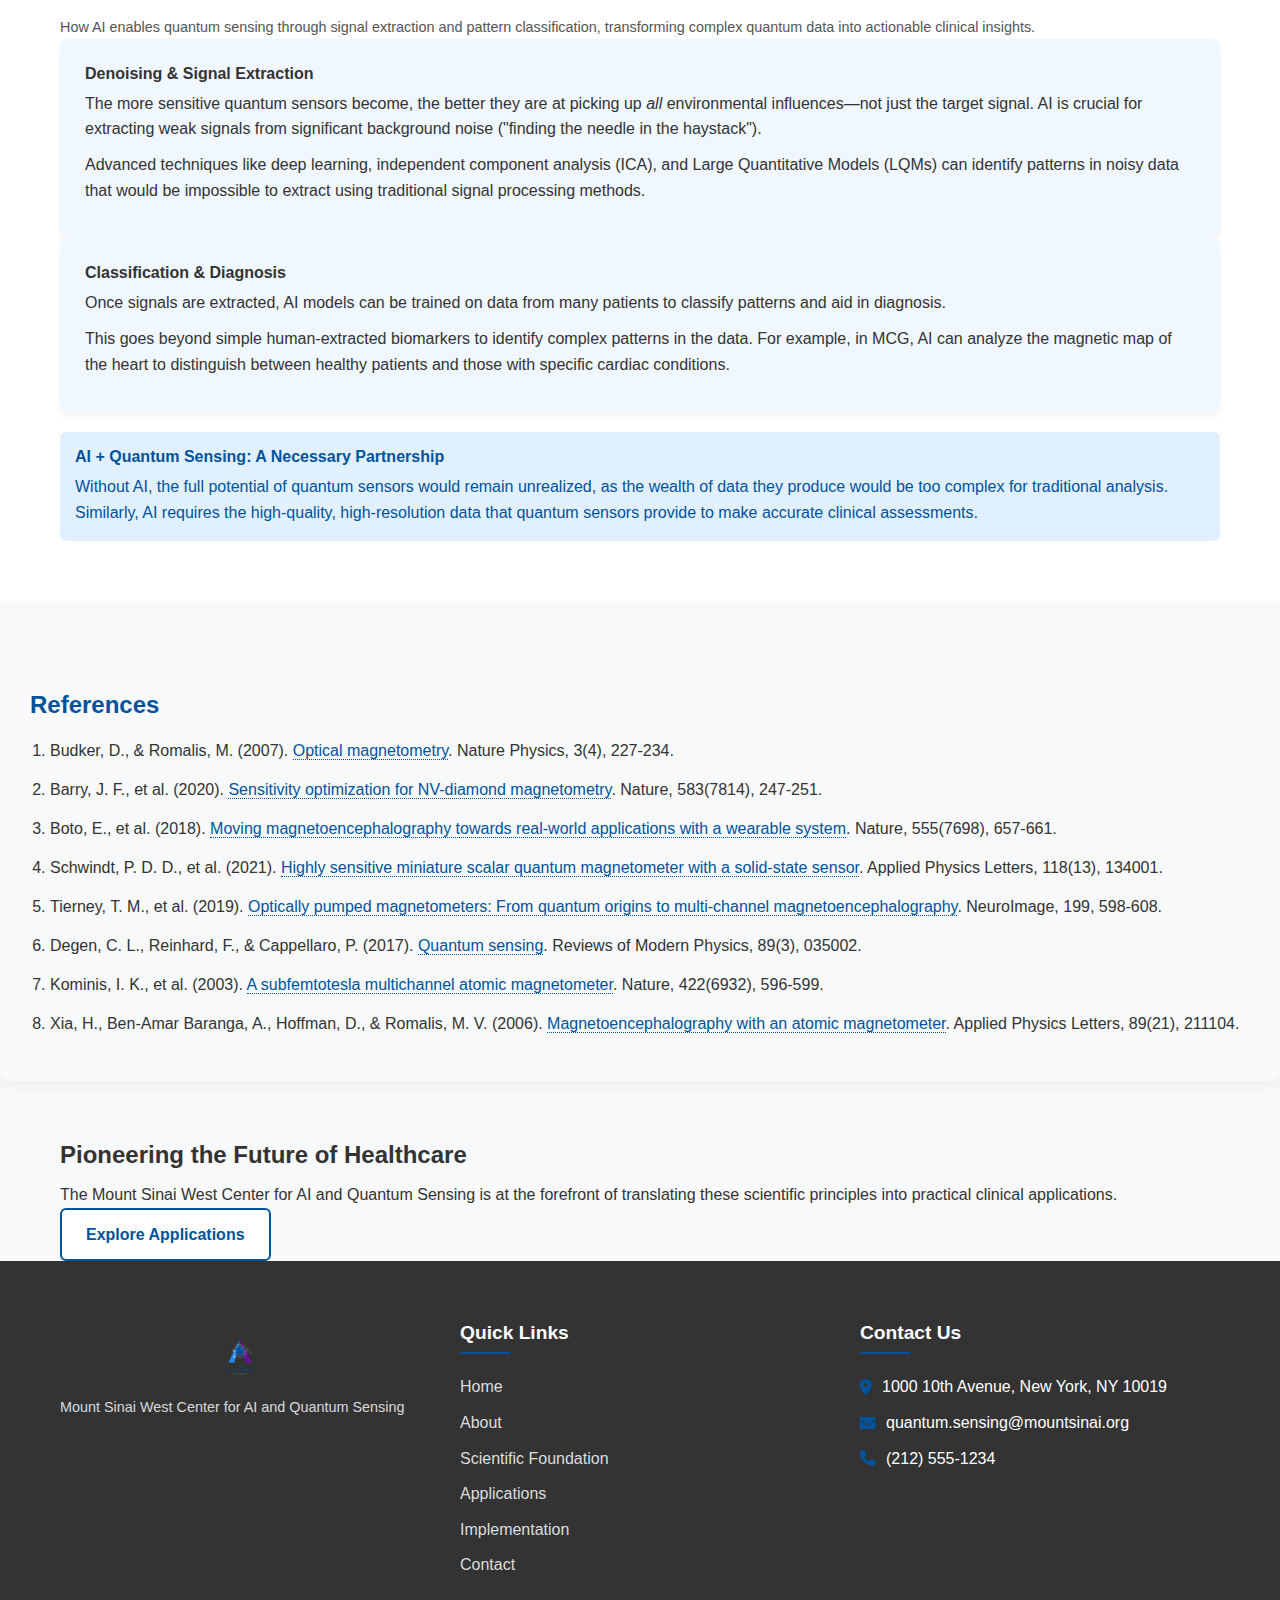
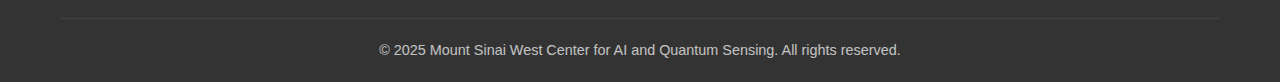
<file: website/scientific-foundation.html>
<!DOCTYPE html>
<html lang="en">
    <head>
        <meta charset="UTF-8">
        <meta name="viewport" content="width=device-width, initial-scale=1.0">
        <link rel="stylesheet" href="css/compatibility.css">
        <title>Large Quantitative Models and Quantum Sensing</title>
        <link rel="stylesheet" href="css/styles.css">
        <link rel="stylesheet" href="css/partners.css">
        <link rel="stylesheet" href="css/quantum-animations.css">
        <link rel="stylesheet" href="https://cdnjs.cloudflare.com/ajax/libs/font-awesome/6.4.0/css/all.min.css">
        <!-- Preload key assets -->
        <link rel="preload" href="images/center_logo.png" as="image">
        <link rel="preload" href="images/mount_sinai_logo.png" as="image">
        <!-- Ensure proper encoding -->
        <meta http-equiv="Content-Type" content="text/html; charset=utf-8">
    </head>
    <body>
        <header>
            <div class="container">
                <div class="header-content">
                    <div class="logo">
                        <img src="images/center_logo.png" alt="Center for AI and Quantum Sensing Logo" class="center-logo">
                    </div>
                    <nav>
                        <ul class="nav-links">
                            <li><a href="index.html" >Home</a></li>
                            <li><a href="about.html">About</a></li>
                            <li><a href="about-us.html">About Us</a></li>
                            <li><a href="LQM.html">LQM</a></li>
                            <li><a href="scientific-foundation.html"class="active">Scientific Foundation</a></li>
                            <li><a href="applications.html">Applications</a></li>
                            <li><a href="case-study.html">Case Study</a></li>
                            <li><a href="implementation.html">Implementation</a></li>
                            <li><a href="contact.html">Contact</a></li>
                        </ul>
                        <div class="mobile-menu-btn">
                            <span></span>
                            <span></span>
                            <span></span>
                        </div>
                    </nav>
                </div>
            </div>
        </header>
    </head>
<body>

    <section class="page-header">
        <div class="container">
            <h1>Scientific Foundation</h1>
        </div>
    </section>

    <section class="scientific-section">
        <div class="container">
            <div class="scientific-intro">
                <h2>Understanding Quantum Sensing</h2>
                <p>Quantum sensing is a revolutionary technology that leverages fundamental quantum mechanical phenomena to achieve unprecedented sensitivity in measurements. Unlike quantum computing, which remains several years away from widespread practical use, quantum sensing technology is available today and offers immediate opportunities to enhance medical diagnostics and treatments.</p>
                
                <div class="principles-image">
                    <img src="images/quantum_principles.png" alt="Quantum Sensing Principles" style="width: 100%; max-width: 800px; margin: 30px auto; display: block;">
                </div>
            </div>
            
            <!-- Magnetic Field Strengths & Sensor Technologies Section -->
            <div class="magnetic-field-section">
                <h2>Understanding Magnetic Field Strengths & Sensor Technologies</h2>
                
                <div class="magnetic-chart-container">
                    <img src="images/magnetic_sensitivity_chart.jpeg" alt="Magnetic Sensitivity vs Frequency" class="magnetic-chart">
                    <p class="image-caption"><em>Figure: Typical biomagnetic signal amplitudes (heart, muscle, brain, nerve) versus sensor noise floors (magnetoresistive, fluxgate, magnetoelectric, optically-pumped, SQUID).</em></p>
                </div>
                
                <div class="sensor-comparison">
                    <h3>1. Mapping Biological Signals to Sensor Classes</h3>
                    
                    <div class="table-responsive">
                        <table class="comparison-table">
                            <thead>
                                <tr>
                                    <th>Tissue / Signal</th>
                                    <th>Amplitude</th>
                                    <th>Bandwidth</th>
                                    <th>Classical Sensors</th>
                                    <th>Quantum Sensors</th>
                                </tr>
                            </thead>
                            <tbody>
                                <tr>
                                    <td><strong>Heart (MCG)</strong></td>
                                    <td>10–100 pT</td>
                                    <td>0.5–100 Hz</td>
                                    <td>Fluxgate (1–3 pT/√Hz),<br>Magnetoelectric (6–10 pT/√Hz)</td>
                                    <td>OPM (10–30 fT/√Hz),<br>SQUID (3–7 fT/√Hz)</td>
                                </tr>
                                <tr>
                                    <td><strong>Muscle (MMG)</strong></td>
                                    <td>1–10 pT – nT</td>
                                    <td>10–1 kHz</td>
                                    <td>GMR/TMR (pT–sub-pT/√Hz),<br>Magnetoelectric (pT/√Hz)</td>
                                    <td>—</td>
                                </tr>
                                <tr>
                                    <td><strong>Brain (MEG)</strong></td>
                                    <td>10 fT–1 pT</td>
                                    <td>1–200 Hz</td>
                                    <td>—</td>
                                    <td>OPM (7–30 fT/√Hz),<br>SQUID (2–7 fT/√Hz)</td>
                                </tr>
                                <tr>
                                    <td><strong>Peripheral Nerve</strong></td>
                                    <td>≲1 pT</td>
                                    <td>100–1 kHz</td>
                                    <td>—</td>
                                    <td>OPM/SQUID (fT-level)</td>
                                </tr>
                            </tbody>
                        </table>
                    </div>
                    
                    <div class="sensor-types">
                        <h3>2. Classical vs. Quantum Sensing</h3>
                        
                        <div class="sensor-type-grid">
                            <div class="sensor-type-card">
                                <h4>Classical sensors</h4>
                                <ul>
                                    <li><em>Fluxgates</em>, <em>magnetoelectric composites</em>, and <em>magnetoresistive (GMR/TMR)</em> devices excel when your target field is ≥1 pT and you can apply gradiometry or averaging.</li>
                                    <li>They're compact, low-cost, and often work at room temperature—but hit a noise floor in the pT/√Hz range.</li>
                                </ul>
                            </div>
                            
                            <div class="sensor-type-card">
                                <h4>Quantum sensors</h4>
                                <ul>
                                    <li><em>SQUIDs</em> (superconducting quantum interference devices) push noise floors down to a few fT/√Hz, but require cryogenics and shielding.</li>
                                    <li><em>Optically Pumped Magnetometers (OPMs)</em> achieve 7–30 fT/√Hz at room temperature, enabling wearable, on-scalp MEG arrays and shield-lite cardiac mapping.</li>
                                    <li>Emerging platforms (e.g. NV-diamond magnetometers) promise fT sensitivity with high spatial resolution in compact form factors.</li>
                                </ul>
                            </div>
                        </div>
                    </div>
                    
                    <div class="when-quantum">
                        <h3>3. When Do You Need Quantum Sensing?</h3>
                        
                        <ol class="quantum-needs-list">
                            <li><strong>Signal < 1 pT</strong> (e.g., cortical currents in MEG or tiny peripheral-nerve fields).</li>
                            <li><strong>High spatial resolution</strong>—quantum sensors can be placed millimeters from the source.</li>
                            <li><strong>Wearable / on-scalp applications</strong>—room-temperature OPMs eliminate the need for dewars.</li>
                            <li><strong>Low-shield environments</strong>—advanced quantum sensors combined with active noise-cancellation and AI denoising can operate in lighter shielding or even unshielded rooms.</li>
                        </ol>
                        
                        <p>In contrast, if you're measuring strong fields (≫ 1 pT) such as large muscle groups or gross cardiac rhythms—and you can invest in signal averaging—classical fluxgates or magnetoresistive sensors with smart gradiometric layouts may be sufficient.</p>
                    </div>
                    
                    <div class="quantum-ai">
                        <h3>4. Quantum Sensing + AI: A New Paradigm</h3>
                        
                        <ul class="quantum-ai-list">
                            <li><strong>Denoising:</strong> Deep‐learning and ICA can strip away line noise, motion artifacts, and cross-talk.</li>
                            <li><strong>Source localization:</strong> Neural‐network beamformers can reconstruct current dipoles in real time.</li>
                            <li><strong>Adaptive arrays:</strong> AI can dynamically reconfigure sensor weights to "focus" on regions of interest.</li>
                        </ul>
                    </div>
                    
                    <div class="bottom-line">
                        <h4>Bottom Line:</h4>
                        <p>Use <strong>quantum sensors</strong> (SQUID, OPM, diamond NV) wherever you need fT-level sensitivity, high spatial fidelity, or minimal cryogenics—and pair them with modern AI pipelines for the cleanest, most flexible medical-imaging systems. For larger signals (≥ pT), high-performance classical sensors remain a cost-effective choice.</p>
                    </div>
                </div>
            </div>
            
            <!-- Quantum Sensing Uniqueness Section -->
            <div class="quantum-uniqueness-section">
                <h2>The Unique Capabilities of Quantum Sensing</h2>
                
                <p class="section-intro">
                    While traditional magnetometry has served medical science for decades, quantum sensing represents a fundamental paradigm shift rather than merely an incremental improvement. This section explores why quantum sensors are uniquely positioned to revolutionize our understanding of biological magnetic fields in ways that classical sensors fundamentally cannot achieve.
                </p>
                
                <div class="uniqueness-grid">
                    <!-- Fundamental Physical Limitations of Classical Sensors -->
                    <div class="uniqueness-card">
                        <h3>Fundamental Limitations of Classical Sensors</h3>
                        
                        <div class="uniqueness-content">
                            <div class="uniqueness-image">
                                <img src="images/quantum_uniqueness/classical_sensor_limitations.svg" alt="Classical Sensor Limitations Diagram" class="uniqueness-img">
                                <p class="image-caption"><em>Figure: Fundamental noise floors of classical magnetometers showing thermal and electronic limitations.</em></p>
                            </div>
                            
                            <div class="uniqueness-text">
                                <p>Classical magnetometers face insurmountable physical barriers that quantum sensors can overcome:</p>
                                
                                <ul class="uniqueness-list">
                                    <li><strong>Thermal Noise Floor:</strong> Classical sensors like fluxgates and magnetoresistive devices are fundamentally limited by Johnson-Nyquist noise—random thermal fluctuations that create a noise floor in the picotesla range <a href="#ref1">[1]</a>.</li>
                                    
                                    <li><strong>Electronic Amplification Limits:</strong> Traditional sensors require electronic amplification that introduces additional noise, further degrading signal quality <a href="#ref4">[4]</a>.</li>
                                    
                                    <li><strong>Spatial Resolution Trade-offs:</strong> Classical sensors face an inherent trade-off between sensitivity and spatial resolution—improving one typically degrades the other <a href="#ref6">[6]</a>.</li>
                                    
                                    <li><strong>Bandwidth Constraints:</strong> Many classical sensors struggle to maintain sensitivity across the wide frequency ranges (DC to kHz) needed for comprehensive biological field mapping <a href="#ref5">[5]</a>.</li>
                                </ul>
                                
                                <p class="highlight-box">
                                    These limitations aren't engineering challenges that can be overcome with better design—they represent fundamental physical constraints that only quantum approaches can transcend.
                                </p>
                            </div>
                        </div>
                    </div>
                    
                    <!-- Quantum Advantage in Biological Field Detection -->
                    <div class="uniqueness-card">
                        <h3>Quantum Advantage in Biological Field Detection</h3>
                        
                        <div class="uniqueness-content">
                            <div class="uniqueness-image">
                                <img src="images/quantum_uniqueness/quantum_advantage_diagram.svg" alt="Quantum Advantage Diagram" class="uniqueness-img">
                                <p class="image-caption"><em>Figure: How quantum coherence and entanglement enable measurements below classical noise floors.</em></p>
                            </div>
                            
                            <div class="uniqueness-text">
                                <p>Quantum sensors leverage fundamental quantum mechanical properties to achieve what classical sensors cannot:</p>
                                
                                <ul class="uniqueness-list">
                                    <li><strong>Quantum Coherence:</strong> By maintaining quantum coherence, sensors can detect signals that would otherwise be lost in thermal noise, achieving femtotesla sensitivity <a href="#ref6">[6]</a>.</li>
                                                                    
                                    <li><strong>Quantum Superposition:</strong> Sensors utilizing superposition can simultaneously probe multiple states, dramatically improving signal acquisition efficiency <a href="#ref1">[1]</a>.</li>
                                    
                                    <li><strong>Quantum Non-demolition Measurements:</strong> These specialized techniques allow repeated measurements of the same quantum system without destroying the quantum state <a href="#ref6">[6]</a>.</li>
                                </ul>
                                
                                <p class="highlight-box">
                                    These aren't just incremental improvements—they represent fundamentally different measurement approaches that operate according to quantum rather than classical physics.
                                </p>
                            </div>
                        </div>
                    </div>
                    
                    <!-- Complete Field Understanding Requirements -->
                    <div class="uniqueness-card">
                        <h3>Requirements for Complete Magnetic Field Understanding</h3>
                        
                        <div class="uniqueness-content">
                            <div class="uniqueness-image">
                                <img src="images/quantum_uniqueness/complete_field_mapping.svg" alt="Complete Field Mapping Requirements" class="uniqueness-img">
                                <p class="image-caption"><em>Figure: The four essential requirements for comprehensive biological magnetic field mapping.</em></p>
                            </div>
                            
                            <div class="uniqueness-text">
                                <p>Truly comprehensive mapping of biological magnetic fields requires meeting all of these requirements simultaneously:</p>
                                
                                <div class="requirements-table">
                                    <table>
                                        <thead>
                                            <tr>
                                                <th>Requirement</th>
                                                <th>Threshold</th>
                                                <th>Classical Capability</th>
                                                <th>Quantum Capability</th>
                                            </tr>
                                        </thead>
                                        <tbody>
                                            <tr>
                                                <td>Sensitivity</td>
                                                <td>&lt;100 fT/√Hz</td>
                                                <td>Rarely achievable</td>
                                                <td>Routinely achievable</td>
                                            </tr>
                                            <tr>
                                                <td>Spatial Resolution</td>
                                                <td>&lt;5 mm</td>
                                                <td>Not with high sensitivity</td>
                                                <td>Achievable with high sensitivity</td>
                                            </tr>
                                            <tr>
                                                <td>Temporal Resolution</td>
                                                <td>&lt;1 ms</td>
                                                <td>Limited bandwidth</td>
                                                <td>Wide bandwidth</td>
                                            </tr>
                                            <tr>
                                                <td>Environmental Tolerance</td>
                                                <td>Minimal shielding</td>
                                                <td>Requires heavy shielding</td>
                                                <td>Can operate with light shielding</td>
                                            </tr>
                                        </tbody>
                                    </table>
                                </div>
                                
                                <p class="highlight-box">
                                    Only quantum sensors can meet all four requirements simultaneously, which is essential for mapping complex neural circuits and subtle cardiac anomalies <a href="#ref3">[3]</a>.
                                </p>
                            </div>
                        </div>
                    </div>
                    
                    <!-- Practical Implementation Advantages -->
                    <div class="uniqueness-card">
                        <h3>Practical Implementation Advantages</h3>
                        
                        <div class="uniqueness-content">
                            <div class="uniqueness-image">
                                <img src="images/quantum_uniqueness/practical_quantum_advantages.svg" alt="Practical Quantum Advantages" class="uniqueness-img">
                                <p class="image-caption"><em>Figure: Modern quantum sensor implementations showing room-temperature operation and miniaturization.</em></p>
                            </div>
                            
                            <div class="uniqueness-text">
                                <p>Beyond theoretical advantages, modern quantum sensors offer practical benefits that make them increasingly viable for clinical applications:</p>
                                
                                <ul class="uniqueness-list">
                                    <li><strong>Room-Temperature Operation:</strong> Modern Optically Pumped Magnetometers (OPMs) achieve quantum-level sensitivity without requiring cryogenic cooling, making them practical for clinical settings <a href="#ref3">[3]</a>.</li>
                                    
                                    <li><strong>Miniaturization:</strong> Quantum sensors like NV-diamond magnetometers can be miniaturized to microscale dimensions while maintaining sensitivity, enabling dense sensor arrays <a href="#ref2">[2]</a>.</li>
                                    
                                    <li><strong>Wearability:</strong> The elimination of cryogenic requirements enables wearable quantum sensor arrays that can move with the patient, opening new diagnostic possibilities <a href="#ref3">[3]</a>.</li>
                                    
                                    <li><strong>Reduced Infrastructure:</strong> Advanced quantum sensors combined with AI-based noise cancellation can operate in standard clinical environments without requiring dedicated magnetically shielded rooms <a href="#ref5">[5]</a>.</li>
                                </ul>
                                
                                <p class="highlight-box">
                                    These practical advantages are rapidly transforming quantum sensing from a laboratory curiosity to a clinically viable technology that will fundamentally change medical diagnostics <a href="#ref8">[8]</a>.
                                </p>
                            </div>
                        </div>
                    </div>
                </div>
                
                <div class="conclusion-box">
                    <h3>The Quantum Sensing Imperative</h3>
                    <p>The limitations of classical magnetometry aren't simply engineering challenges—they represent fundamental physical barriers that cannot be overcome without quantum approaches. As we seek to fully understand the complex magnetic signatures of biological systems, quantum sensing isn't merely a better option—it's the <em>only</em> viable path forward for comprehensive magnetic field mapping at the sensitivity and resolution required for next-generation medical diagnostics.</p>
                </div>
            </div>
            
            <div class="principles-content">
                <h2 class="principles-heading">Key Quantum Sensing Principles</h2>
                <div class="principles-grid">
                    <div class="principle-card">
                        <h3>Quantum Superposition</h3>
                        <p>Quantum superposition allows particles to exist in multiple states simultaneously until measured, enabling quantum sensors to detect multiple possibilities at once. This is fundamentally different from classical sensors that can only measure one state at a time.</p>
                        <p class="application"><strong>Healthcare Application:</strong> Enhanced sensitivity in detecting weak biological signals like neural activity and subtle cardiac anomalies.</p>
                    </div>
                    
                    <div class="principle-card">
                        <h3>Energy Level Transitions</h3>
                        <p>Quantum systems absorb and emit energy in discrete amounts (quanta), creating specific energy signatures that quantum sensors can detect with extreme precision.</p>
                        <p class="application"><strong>Healthcare Application:</strong> Detection of specific molecular biomarkers at previously undetectable concentrations, enabling earlier disease diagnosis.</p>
                    </div>
                    
                    <div class="principle-card">
                        <h3>Quantum Coherence</h3>
                        <p>Quantum coherence refers to the ability of quantum systems to maintain their quantum state over time, allowing for precise measurements of external influences that would disrupt this coherence.</p>
                        <p class="application"><strong>Healthcare Application:</strong> Ultra-sensitive detection of magnetic fields produced by the heart and brain, enabling non-invasive diagnostics.</p>
                    </div>
                </div>
            </div>            
            
            <div class="quantum-ai-integration">
                <h2>Integration of AI with Quantum Sensing</h2>
                <p>The true power of quantum sensing for healthcare emerges when combined with artificial intelligence. AI algorithms enhance quantum sensor data by:</p>
                
                <ul style="margin-left: 20px; margin-bottom: 30px;">
                    <li><strong>Noise Reduction:</strong> Filtering out environmental noise and artifacts from quantum measurements</li>
                    <li><strong>Pattern Recognition:</strong> Identifying subtle patterns in complex quantum data that would be impossible to detect manually</li>
                    <li><strong>Multi-modal Data Integration:</strong> Combining quantum sensor data with other diagnostic information for comprehensive analysis</li>
                    <li><strong>Real-time Analysis:</strong> Providing immediate feedback for clinical decision-making</li>
                </ul>
                
                <p>This synergistic approach creates a powerful platform for developing revolutionary diagnostic tools that can detect disease earlier and with greater accuracy than conventional approaches.</p>
            </div>
            
            <div class="current-technologies">
                <h2>Current Quantum Sensing Technologies</h2>
                <p>Several quantum sensing technologies are already being applied in medical research and are poised for clinical implementation:</p>
                
                <div style="display: grid; grid-template-columns: repeat(auto-fit, minmax(300px, 1fr)); gap: 20px; margin-top: 30px;">
                    <div style="background-color: #f0f7ff; padding: 20px; border-radius: 8px;">
                        <h3 style="color: #00539B;">SQUIDs (Superconducting Quantum Interference Devices)</h3>
                        <p>Ultra-sensitive magnetometers that can detect the tiny magnetic fields produced by the heart (magnetocardiography) and brain (magnetoencephalography).</p>
                    </div>
                    
                    <div style="background-color: #f0f7ff; padding: 20px; border-radius: 8px;">
                        <h3 style="color: #00539B;">NV Centers (Nitrogen-Vacancy Centers in Diamond)</h3>
                        <p>Quantum sensors that can detect magnetic fields at the cellular level, enabling non-invasive imaging of biological processes.</p>
                    </div>
                    
                    <div style="background-color: #f0f7ff; padding: 20px; border-radius: 8px;">
                        <h3 style="color: #00539B;">Atomic Magnetometers</h3>
                        <p>Sensors that use quantum properties of atoms to detect magnetic fields with unprecedented sensitivity, without requiring cryogenic cooling.</p>
                    </div>
                </div>
            </div>
            
            <!-- NV Diamond Sensors Section -->
            <div class="content-section">
                <h2>NV Diamond Sensors: Nanoscale Quantum Sensing</h2>
                <p>Nitrogen-Vacancy (NV) centers in diamond represent a frontier in quantum sensing technology, enabling measurements at the cellular and subcellular level:</p>
                
                <div class="feature-image">
                    <img src="images/nv_diamond_sensing.png" alt="NV Diamond Quantum Sensing">
                    <p class="image-caption">NV Diamond quantum sensing mechanism and intracellular applications, showing how these atomic-scale defects can function as nanoscale sensors within living cells.</p>
                </div>
                
                <div class="card-grid">
                    <div class="info-card">
                        <h4>Mechanism</h4>
                        <p>NV centers are point defects in diamond's carbon lattice where two adjacent carbon atoms are replaced by one nitrogen atom and one vacancy (missing atom). These defects have specific electron spin states that are sensitive to the local environment.</p>
                        <p>The spin state can be initialized and read out using lasers. The light emitted (fluorescence) changes depending on the spin state, which is influenced by the surrounding environment (magnetic fields, electric fields, temperature).</p>
                    </div>
                    
                    <div class="info-card">
                        <h4>Nano-diamonds for Intracellular Sensing</h4>
                        <p>Diamond crystals can be ground down to nanometer size while maintaining their NV centers. These nano-diamonds can be ingested by cells, allowing measurement of the environment <em>inside</em> a single cell or even specific organelles.</p>
                        <p>Applications include:</p>
                        <ul class="feature-list">
                            <li>Measuring free radical concentrations (oxidative stress) in response to drugs</li>
                            <li>Monitoring metabolic activity in mitochondria</li>
                            <li>Evaluating antibiotic efficiency by measuring bacterial responses</li>
                            <li>Assessing cancer cell responses to treatments</li>
                        </ul>
                    </div>
                </div>
                
                <div class="highlight-box">
                    <h4>Potential as a "Killer App"</h4>
                    <p>NV diamond sensing is considered a potential "killer application" for quantum sensing because there is no classical sensor that can perform these measurements at the nanoscale with comparable sensitivity. The technology has been proven in academic research, and startups are beginning to commercialize it. The key challenge is identifying specific clinical problems where this unique capability provides substantial value.</p>
                </div>
            </div>
            
            <!-- The Essential Role of AI Section -->
            <div class="content-section">
                <h2>The Essential Role of AI in Quantum Sensing</h2>
                <p>Artificial Intelligence is not merely complementary to quantum sensing—it's essential for realizing its full potential:</p>
                
                <div class="feature-image">
                    <img src="images/ai_role_in_quantum_sensing.png" alt="The Role of AI in Quantum Sensing">
                    <p class="image-caption">How AI enables quantum sensing through signal extraction and pattern classification, transforming complex quantum data into actionable clinical insights.</p>
                </div>
                
                <div class="card-grid">
                    <div class="info-card">
                        <h4>Denoising & Signal Extraction</h4>
                        <p>The more sensitive quantum sensors become, the better they are at picking up <em>all</em> environmental influences—not just the target signal. AI is crucial for extracting weak signals from significant background noise ("finding the needle in the haystack").</p>
                        <p>Advanced techniques like deep learning, independent component analysis (ICA), and Large Quantitative Models (LQMs) can identify patterns in noisy data that would be impossible to extract using traditional signal processing methods.</p>
                    </div>
                    
                    <div class="info-card">
                        <h4>Classification & Diagnosis</h4>
                        <p>Once signals are extracted, AI models can be trained on data from many patients to classify patterns and aid in diagnosis.</p>
                        <p>This goes beyond simple human-extracted biomarkers to identify complex patterns in the data. For example, in MCG, AI can analyze the magnetic map of the heart to distinguish between healthy patients and those with specific cardiac conditions.</p>
                    </div>
                </div>
                
                <div class="highlight-box">
                    <h4>AI + Quantum Sensing: A Necessary Partnership</h4>
                    <p>Without AI, the full potential of quantum sensors would remain unrealized, as the wealth of data they produce would be too complex for traditional analysis. Similarly, AI requires the high-quality, high-resolution data that quantum sensors provide to make accurate clinical assessments.</p>
                </div>
            </div>
        </div>
    </section>

            <!-- References Section -->
            <div class="references-section">
                <h2>References</h2>
                <ol class="references-list">
                    <li id="ref1">
                        Budker, D., & Romalis, M. (2007). <a href="https://www.nature.com/articles/nphys566" target="_blank">Optical magnetometry</a>. Nature Physics, 3(4), 227-234.
                    </li>
                    <li id="ref2">
                        Barry, J. F., et al. (2020). <a href="https://www.nature.com/articles/s41586-020-2490-7" target="_blank">Sensitivity optimization for NV-diamond magnetometry</a>. Nature, 583(7814), 247-251.
                    </li>
                    <li id="ref3">
                        Boto, E., et al. (2018). <a href="https://www.nature.com/articles/nature26147" target="_blank">Moving magnetoencephalography towards real-world applications with a wearable system</a>. Nature, 555(7698), 657-661.
                    </li>
                    <li id="ref4">
                        Schwindt, P. D. D., et al. (2021). <a href="https://aip.scitation.org/doi/10.1063/5.0046864" target="_blank">Highly sensitive miniature scalar quantum magnetometer with a solid-state sensor</a>. Applied Physics Letters, 118(13), 134001.
                    </li>
                    <li id="ref5">
                        Tierney, T. M., et al. (2019). <a href="https://www.sciencedirect.com/science/article/pii/S1053811919303839" target="_blank">Optically pumped magnetometers: From quantum origins to multi-channel magnetoencephalography</a>. NeuroImage, 199, 598-608.
                    </li>
                    <li id="ref6">
                        Degen, C. L., Reinhard, F., & Cappellaro, P. (2017). <a href="https://journals.aps.org/rmp/abstract/10.1103/RevModPhys.89.035002" target="_blank">Quantum sensing</a>. Reviews of Modern Physics, 89(3), 035002.
                    </li>
                    <li id="ref7">
                        Kominis, I. K., et al. (2003). <a href="https://www.nature.com/articles/nature01484" target="_blank">A subfemtotesla multichannel atomic magnetometer</a>. Nature, 422(6932), 596-599.
                    </li>
                    <li id="ref8">
                        Xia, H., Ben-Amar Baranga, A., Hoffman, D., & Romalis, M. V. (2006). <a href="https://aip.scitation.org/doi/10.1063/1.2199334" target="_blank">Magnetoencephalography with an atomic magnetometer</a>. Applied Physics Letters, 89(21), 211104.
                    </li>
                </ol>
            </div>
        </div>
    </section>

    <section class="cta">
        <div class="container">
            <h2>Pioneering the Future of Healthcare</h2>
            <p>The Mount Sinai West Center for AI and Quantum Sensing is at the forefront of translating these scientific principles into practical clinical applications.</p>
            <a href="applications.html" class="btn btn-primary">Explore Applications</a>
        </div>
    </section>

    <footer>
        <div class="container">
            <div class="footer-content">
                <div class="footer-logo">
                    <img src="images/center_logo.png" alt="Center for AI and Quantum Sensing Logo">
                    <p>Mount Sinai West Center for AI and Quantum Sensing</p>
                </div>
                <div class="footer-links">
                    <h4>Quick Links</h4>
                    <ul>
                        <li><a href="index.html">Home</a></li>
                        <li><a href="about.html">About</a></li>
                        <li><a href="scientific-foundation.html">Scientific Foundation</a></li>
                        <li><a href="applications.html">Applications</a></li>
                        <li><a href="implementation.html">Implementation</a></li>
                        <li><a href="contact.html">Contact</a></li>
                    </ul>
                </div>
                <div class="footer-contact">
                    <h4>Contact Us</h4>
                    <p><i class="fas fa-map-marker-alt"></i> 1000 10th Avenue, New York, NY 10019</p>
                    <p><i class="fas fa-envelope"></i> quantum.sensing@mountsinai.org</p>
                    <p><i class="fas fa-phone"></i> (212) 555-1234</p>
                </div>
            </div>
            <div class="footer-bottom">
                <p>&copy; 2025 Mount Sinai West Center for AI and Quantum Sensing. All rights reserved.</p>
            </div>
        </div>
    </footer>

    <script src="js/script.js"></script>
</body>
</html>
</file>
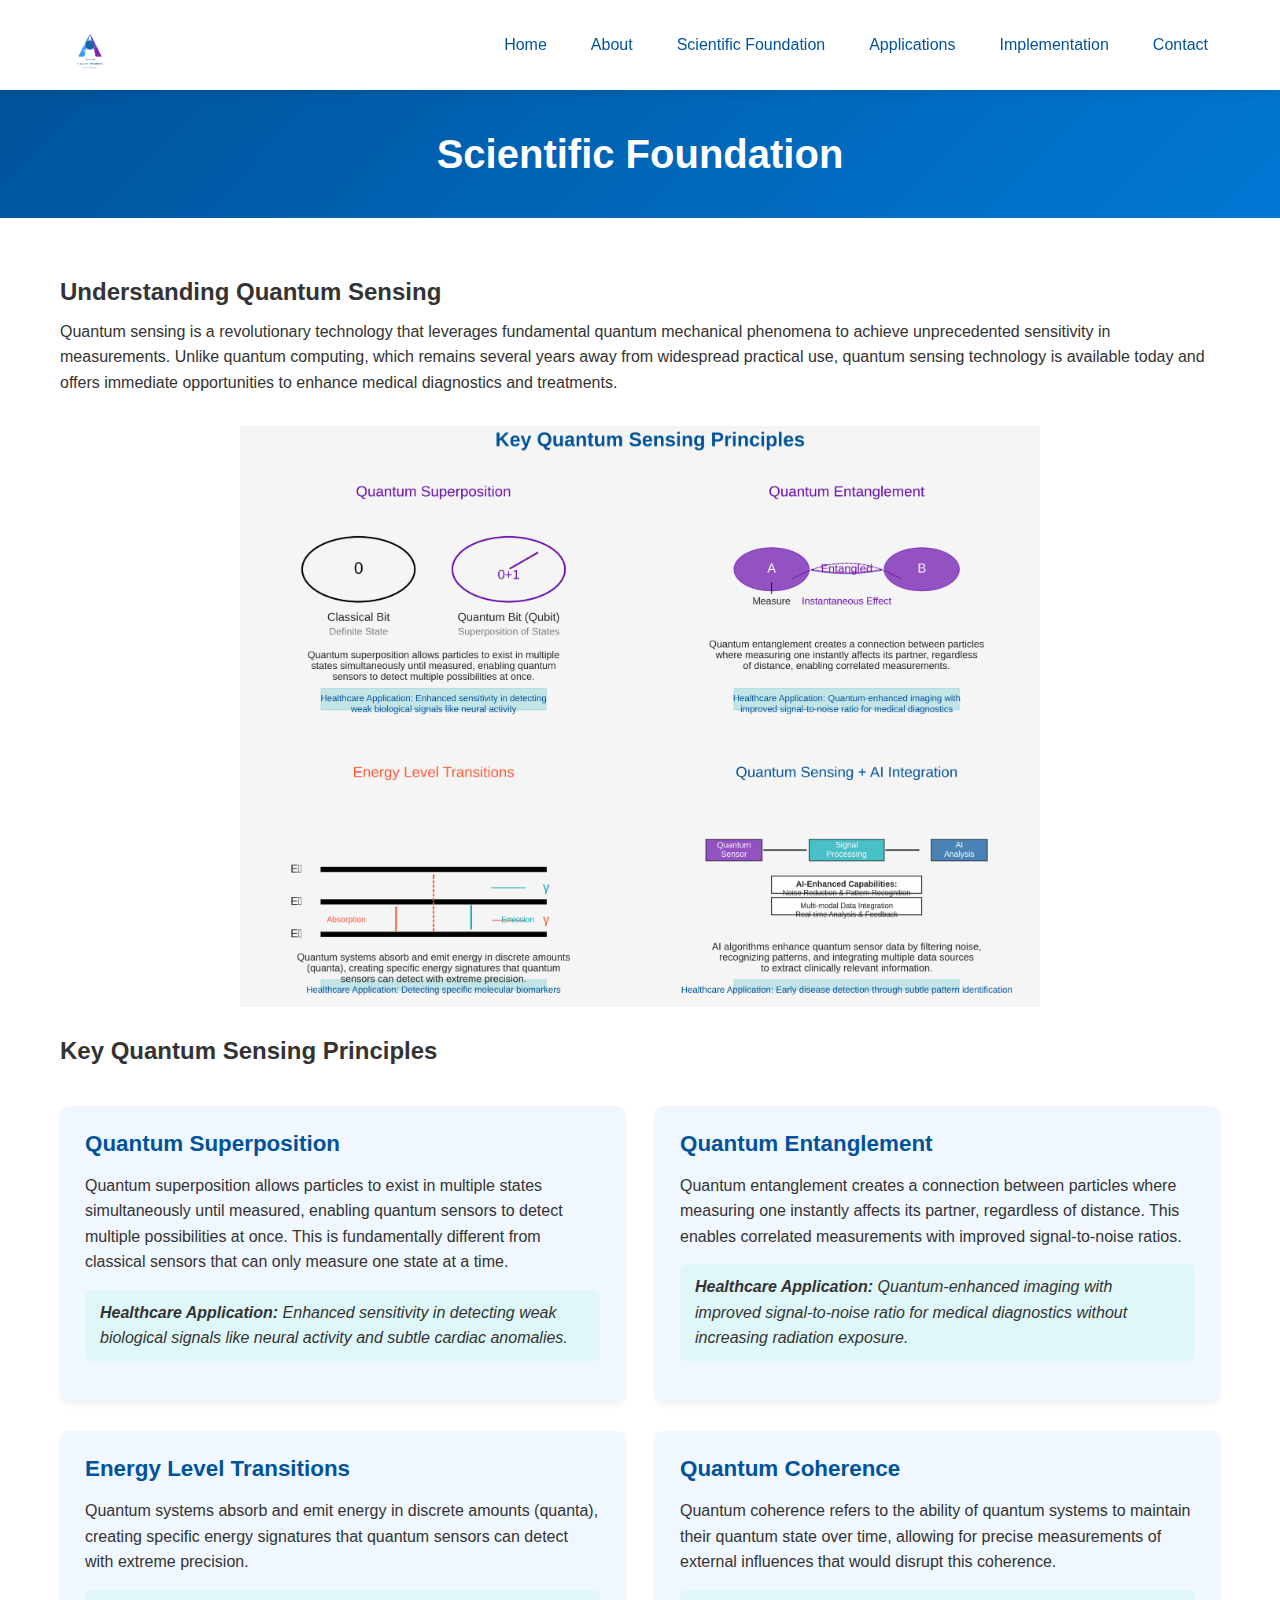
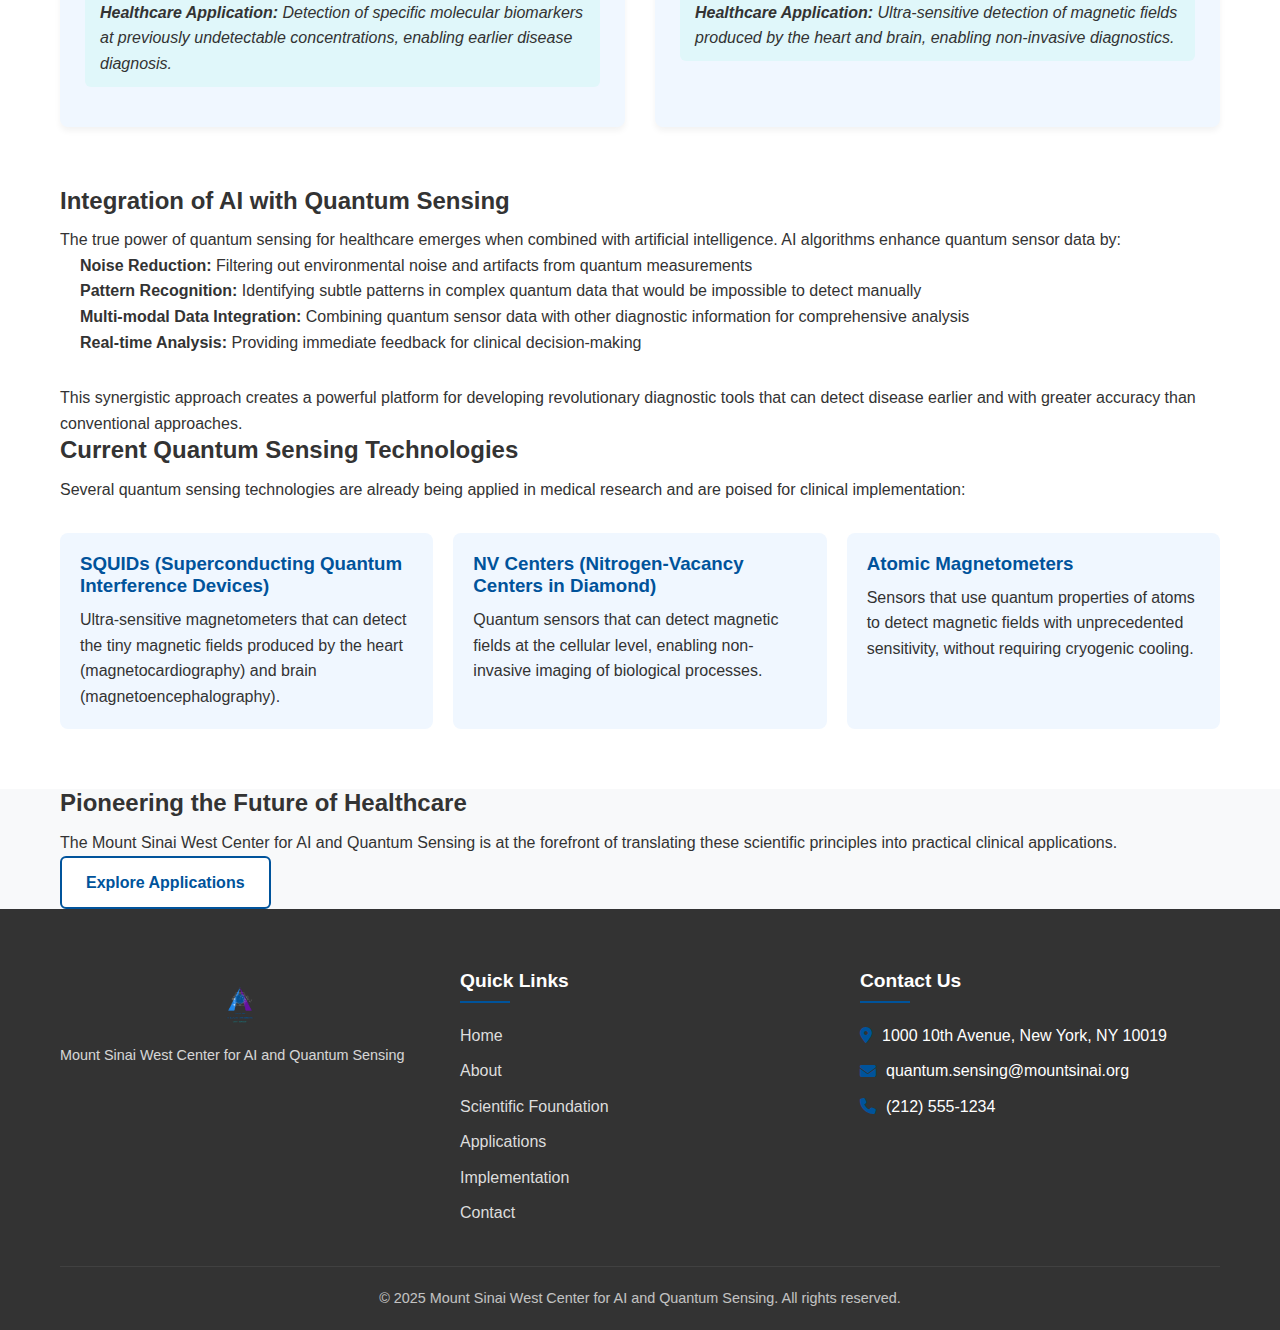
<file: website/scientific-foundationold.html>
<!DOCTYPE html>
<html lang="en">
<head>
    <meta charset="UTF-8">
    <meta name="viewport" content="width=device-width, initial-scale=1.0">
    <link rel="stylesheet" href="css/compatibility.css">
    <title>Scientific Foundation - Mount Sinai West Center for AI and Quantum Sensing</title>
    <link rel="stylesheet" href="css/styles.css">
    <link rel="stylesheet" href="https://cdnjs.cloudflare.com/ajax/libs/font-awesome/6.4.0/css/all.min.css">
    <!-- Ensure proper encoding -->
    <meta http-equiv="Content-Type" content="text/html; charset=utf-8">
    <style>
        /* Additional page-specific styles */
        .scientific-section {
            padding: 60px 0;
            background-color: white;
        }
        
        .page-header {
            background: linear-gradient(135deg, #00539B, #0078D4);
            color: white;
            padding: 40px 0;
            text-align: center;
        }
        
        .page-header h1 {
            font-size: 2.5rem;
            margin: 0;
        }
        
        .principles-grid {
            display: grid;
            grid-template-columns: repeat(2, 1fr);
            gap: 30px;
            margin-top: 40px;
        }
        
        .principle-card {
            background-color: #f0f7ff;
            border-radius: 8px;
            padding: 25px;
            box-shadow: 0 4px 6px rgba(0, 0, 0, 0.05);
        }
        
        .principle-card h3 {
            color: #00539B;
            margin-bottom: 15px;
            font-size: 1.4rem;
        }
        
        .principle-card p {
            margin-bottom: 15px;
        }
        
        .principle-card .application {
            background-color: #e0f7fa;
            padding: 10px 15px;
            border-radius: 6px;
            font-style: italic;
        }
        
        .quantum-ai-integration {
            margin-top: 60px;
        }
        
        @media (max-width: 768px) {
            .principles-grid {
                grid-template-columns: 1fr;
            }
        }
    </style>
</head>
<body>
    <header>
        <div class="container">
            <div class="header-content">
                <div class="logo">
                    <img src="images/center_logo.png" alt="Center for AI and Quantum Sensing Logo" class="center-logo">
                </div>
                <nav>
                    <ul class="nav-links">
                        <li><a href="index.html">Home</a></li>
                        <li><a href="about.html">About</a></li>
                        <li><a href="scientific-foundation.html" class="active">Scientific Foundation</a></li>
                        <li><a href="applications.html">Applications</a></li>
                        <li><a href="implementation.html">Implementation</a></li>
                        <li><a href="contact.html">Contact</a></li>
                    </ul>
                    <div class="mobile-menu-btn">
                        <span></span>
                        <span></span>
                        <span></span>
                    </div>
                </nav>
            </div>
        </div>
    </header>

    <section class="page-header">
        <div class="container">
            <h1>Scientific Foundation</h1>
        </div>
    </section>

    <section class="scientific-section">
        <div class="container">
            <div class="scientific-intro">
                <h2>Understanding Quantum Sensing</h2>
                <p>Quantum sensing is a revolutionary technology that leverages fundamental quantum mechanical phenomena to achieve unprecedented sensitivity in measurements. Unlike quantum computing, which remains several years away from widespread practical use, quantum sensing technology is available today and offers immediate opportunities to enhance medical diagnostics and treatments.</p>
                
                <div class="principles-image">
                    <img src="images/quantum_principles.png" alt="Quantum Sensing Principles" style="width: 100%; max-width: 800px; margin: 30px auto; display: block;">
                </div>
            </div>
            
            <div class="principles-content">
                <h2>Key Quantum Sensing Principles</h2>
                <div class="principles-grid">
                    <div class="principle-card">
                        <h3>Quantum Superposition</h3>
                        <p>Quantum superposition allows particles to exist in multiple states simultaneously until measured, enabling quantum sensors to detect multiple possibilities at once. This is fundamentally different from classical sensors that can only measure one state at a time.</p>
                        <p class="application"><strong>Healthcare Application:</strong> Enhanced sensitivity in detecting weak biological signals like neural activity and subtle cardiac anomalies.</p>
                    </div>
                    
                    <div class="principle-card">
                        <h3>Quantum Entanglement</h3>
                        <p>Quantum entanglement creates a connection between particles where measuring one instantly affects its partner, regardless of distance. This enables correlated measurements with improved signal-to-noise ratios.</p>
                        <p class="application"><strong>Healthcare Application:</strong> Quantum-enhanced imaging with improved signal-to-noise ratio for medical diagnostics without increasing radiation exposure.</p>
                    </div>
                    
                    <div class="principle-card">
                        <h3>Energy Level Transitions</h3>
                        <p>Quantum systems absorb and emit energy in discrete amounts (quanta), creating specific energy signatures that quantum sensors can detect with extreme precision.</p>
                        <p class="application"><strong>Healthcare Application:</strong> Detection of specific molecular biomarkers at previously undetectable concentrations, enabling earlier disease diagnosis.</p>
                    </div>
                    
                    <div class="principle-card">
                        <h3>Quantum Coherence</h3>
                        <p>Quantum coherence refers to the ability of quantum systems to maintain their quantum state over time, allowing for precise measurements of external influences that would disrupt this coherence.</p>
                        <p class="application"><strong>Healthcare Application:</strong> Ultra-sensitive detection of magnetic fields produced by the heart and brain, enabling non-invasive diagnostics.</p>
                    </div>
                </div>
            </div>
            
            <div class="quantum-ai-integration">
                <h2>Integration of AI with Quantum Sensing</h2>
                <p>The true power of quantum sensing for healthcare emerges when combined with artificial intelligence. AI algorithms enhance quantum sensor data by:</p>
                
                <ul style="margin-left: 20px; margin-bottom: 30px;">
                    <li><strong>Noise Reduction:</strong> Filtering out environmental noise and artifacts from quantum measurements</li>
                    <li><strong>Pattern Recognition:</strong> Identifying subtle patterns in complex quantum data that would be impossible to detect manually</li>
                    <li><strong>Multi-modal Data Integration:</strong> Combining quantum sensor data with other diagnostic information for comprehensive analysis</li>
                    <li><strong>Real-time Analysis:</strong> Providing immediate feedback for clinical decision-making</li>
                </ul>
                
                <p>This synergistic approach creates a powerful platform for developing revolutionary diagnostic tools that can detect disease earlier and with greater accuracy than conventional approaches.</p>
            </div>
            
            <div class="current-technologies">
                <h2>Current Quantum Sensing Technologies</h2>
                <p>Several quantum sensing technologies are already being applied in medical research and are poised for clinical implementation:</p>
                
                <div style="display: grid; grid-template-columns: repeat(auto-fit, minmax(300px, 1fr)); gap: 20px; margin-top: 30px;">
                    <div style="background-color: #f0f7ff; padding: 20px; border-radius: 8px;">
                        <h3 style="color: #00539B;">SQUIDs (Superconducting Quantum Interference Devices)</h3>
                        <p>Ultra-sensitive magnetometers that can detect the tiny magnetic fields produced by the heart (magnetocardiography) and brain (magnetoencephalography).</p>
                    </div>
                    
                    <div style="background-color: #f0f7ff; padding: 20px; border-radius: 8px;">
                        <h3 style="color: #00539B;">NV Centers (Nitrogen-Vacancy Centers in Diamond)</h3>
                        <p>Quantum sensors that can detect magnetic fields at the cellular level, enabling non-invasive imaging of biological processes.</p>
                    </div>
                    
                    <div style="background-color: #f0f7ff; padding: 20px; border-radius: 8px;">
                        <h3 style="color: #00539B;">Atomic Magnetometers</h3>
                        <p>Sensors that use quantum properties of atoms to detect magnetic fields with unprecedented sensitivity, without requiring cryogenic cooling.</p>
                    </div>
                </div>
            </div>
        </div>
    </section>

    <section class="cta">
        <div class="container">
            <h2>Pioneering the Future of Healthcare</h2>
            <p>The Mount Sinai West Center for AI and Quantum Sensing is at the forefront of translating these scientific principles into practical clinical applications.</p>
            <a href="applications.html" class="btn btn-primary">Explore Applications</a>
        </div>
    </section>

    <footer>
        <div class="container">
            <div class="footer-content">
                <div class="footer-logo">
                    <img src="images/center_logo.png" alt="Center for AI and Quantum Sensing Logo">
                    <p>Mount Sinai West Center for AI and Quantum Sensing</p>
                </div>
                <div class="footer-links">
                    <h4>Quick Links</h4>
                    <ul>
                        <li><a href="index.html">Home</a></li>
                        <li><a href="about.html">About</a></li>
                        <li><a href="scientific-foundation.html">Scientific Foundation</a></li>
                        <li><a href="applications.html">Applications</a></li>
                        <li><a href="implementation.html">Implementation</a></li>
                        <li><a href="contact.html">Contact</a></li>
                    </ul>
                </div>
                <div class="footer-contact">
                    <h4>Contact Us</h4>
                    <p><i class="fas fa-map-marker-alt"></i> 1000 10th Avenue, New York, NY 10019</p>
                    <p><i class="fas fa-envelope"></i> quantum.sensing@mountsinai.org</p>
                    <p><i class="fas fa-phone"></i> (212) 555-1234</p>
                </div>
            </div>
            <div class="footer-bottom">
                <p>&copy; 2025 Mount Sinai West Center for AI and Quantum Sensing. All rights reserved.</p>
            </div>
        </div>
    </footer>

    <script src="js/script.js"></script>
</body>
</html>
</file>
<file: website/css/partners.css>
.partners-section {
    padding: 40px 0;
    background-color: #f8f9fa;
}

.partners-content {
    display: flex;
    flex-direction: column;
    align-items: center;
    text-align: center;
}

.partners-text {
    max-width: 800px;
    margin-bottom: 30px;
    font-size: 1.1rem;
    line-height: 1.6;
    color: #333;
}

.partners-logos {
    display: flex;
    justify-content: center;
    align-items: center;
    flex-wrap: wrap;
    gap: 40px;
    margin-top: 20px;
}

.partner-logo {
    height: 80px;
    max-width: 200px;
    object-fit: contain;
}

@media (max-width: 768px) {
    .partners-logos {
        gap: 20px;
    }
    
    .partner-logo {
        height: 60px;
        max-width: 150px;
    }
}

@media (max-width: 480px) {
    .partners-logos {
        flex-direction: column;
    }
}
</file>
<file: website/css/quantum-animations.css>
/* Quantum Animation Styles */
.quantum-animation {
    position: relative;
    width: 100%;
    height: 400px;
    margin: 40px 0;
    background-color: rgba(0, 83, 155, 0.05);
    border-radius: 10px;
    overflow: hidden;
}

.nucleus {
    position: absolute;
    width: 80px;
    height: 80px;
    background: radial-gradient(circle, #00539B, #003d73);
    border-radius: 50%;
    top: 50%;
    left: 50%;
    transform: translate(-50%, -50%);
    box-shadow: 0 0 20px rgba(0, 83, 155, 0.5);
    z-index: 2;
}

.electron {
    position: absolute;
    width: 20px;
    height: 20px;
    background: radial-gradient(circle, #8031A7, #6a1a8f);
    border-radius: 50%;
    box-shadow: 0 0 15px rgba(128, 49, 167, 0.7);
    z-index: 1;
}

.electron-1 {
    animation: orbit1 8s linear infinite;
}

.electron-2 {
    animation: orbit2 12s linear infinite;
}

.electron-3 {
    animation: orbit3 10s linear infinite;
}

.quantum-wave {
    position: absolute;
    width: 100%;
    height: 100%;
    opacity: 0.2;
    background: radial-gradient(ellipse at center, rgba(0, 83, 155, 0.2) 0%, rgba(0, 83, 155, 0) 70%);
    animation: wave 5s ease-in-out infinite;
}

.quantum-particle {
    position: absolute;
    width: 8px;
    height: 8px;
    background-color: rgba(0, 120, 212, 0.8);
    border-radius: 50%;
    filter: blur(1px);
}

@keyframes orbit1 {
    0% {
        transform: translate(-50%, -50%) rotate(0deg) translateX(120px) rotate(0deg);
    }
    100% {
        transform: translate(-50%, -50%) rotate(360deg) translateX(120px) rotate(-360deg);
    }
}

@keyframes orbit2 {
    0% {
        transform: translate(-50%, -50%) rotate(120deg) translateX(180px) rotate(-120deg);
    }
    100% {
        transform: translate(-50%, -50%) rotate(480deg) translateX(180px) rotate(-480deg);
    }
}

@keyframes orbit3 {
    0% {
        transform: translate(-50%, -50%) rotate(240deg) translateX(150px) rotate(-240deg);
    }
    100% {
        transform: translate(-50%, -50%) rotate(600deg) translateX(150px) rotate(-600deg);
    }
}

@keyframes wave {
    0%, 100% {
        transform: scale(1);
        opacity: 0.2;
    }
    50% {
        transform: scale(1.2);
        opacity: 0.3;
    }
}

/* Quantum Superposition Animation */
.superposition-animation {
    position: relative;
    height: 200px;
    margin-top: 30px;
    display: flex;
    justify-content: center;
    align-items: center;
}

.quantum-state {
    position: absolute;
    width: 60px;
    height: 60px;
    border-radius: 50%;
    display: flex;
    justify-content: center;
    align-items: center;
    font-weight: bold;
    color: white;
    opacity: 0.7;
    transition: all 0.5s ease;
}

.state-0 {
    background-color: #00539B;
    animation: state0 5s infinite ease-in-out;
}

.state-1 {
    background-color: #8031A7;
    animation: state1 5s infinite ease-in-out;
}

@keyframes state0 {
    0%, 100% {
        transform: translateX(-40px);
        opacity: 0.9;
    }
    50% {
        transform: translateX(0px);
        opacity: 0.5;
    }
}

@keyframes state1 {
    0%, 100% {
        transform: translateX(40px);
        opacity: 0.9;
    }
    50% {
        transform: translateX(0px);
        opacity: 0.5;
    }
}

/* Quantum Entanglement Animation */
.entanglement-animation {
    position: relative;
    height: 200px;
    margin-top: 30px;
    display: flex;
    justify-content: center;
    align-items: center;
}

.entangled-particle {
    position: absolute;
    width: 50px;
    height: 50px;
    border-radius: 50%;
    display: flex;
    justify-content: center;
    align-items: center;
    font-weight: bold;
    color: white;
}

.particle-a {
    background-color: #00539B;
    left: 30%;
    animation: particleA 4s infinite ease-in-out;
}

.particle-b {
    background-color: #8031A7;
    right: 30%;
    animation: particleB 4s infinite ease-in-out;
}

.entanglement-line {
    position: absolute;
    height: 2px;
    background: linear-gradient(to right, #00539B, #8031A7);
    top: 50%;
    left: 35%;
    right: 35%;
    opacity: 0.6;
    animation: entanglementPulse 2s infinite;
}

@keyframes particleA {
    0%, 100% {
        transform: scale(1);
    }
    50% {
        transform: scale(1.2);
    }
}

@keyframes particleB {
    0%, 100% {
        transform: scale(1.2);
    }
    50% {
        transform: scale(1);
    }
}

@keyframes entanglementPulse {
    0%, 100% {
        opacity: 0.2;
    }
    50% {
        opacity: 0.8;
    }
}

/* Generate random quantum particles */
.quantum-particles-container {
    position: absolute;
    width: 100%;
    height: 100%;
    top: 0;
    left: 0;
}
</file>
<file: website/css/compatibility.css>
/* Additional cross-browser compatibility styles */

/* Ensure consistent box-sizing across browsers */
*, *::before, *::after {
  box-sizing: border-box;
}

/* Normalize margins and padding */
body, h1, h2, h3, h4, h5, h6, p, ul, ol, li, figure, figcaption, blockquote, dl, dd {
  margin: 0;
  padding: 0;
}

/* Improve text rendering */
body {
  -webkit-font-smoothing: antialiased;
  -moz-osx-font-smoothing: grayscale;
  text-rendering: optimizeLegibility;
}

/* Fix for IE flexbox issues */
.flex-container {
  display: -ms-flexbox;
  display: flex;
  -ms-flex-wrap: wrap;
  flex-wrap: wrap;
}

/* Ensure images are responsive across browsers */
img {
  max-width: 100%;
  height: auto;
  display: block;
}

/* Fix for Safari button styling */
button {
  -webkit-appearance: none;
  appearance: none;
  border-radius: 0;
}

/* Fix for Firefox form elements */
input, textarea, select, button {
  font-family: inherit;
  font-size: inherit;
}

/* Fix for IE SVG scaling */
svg {
  max-width: 100%;
  height: auto;
}

/* Fix for older browsers that don't support grid */
@supports not (display: grid) {
  .grid-container {
    display: flex;
    flex-wrap: wrap;
  }
  
  .grid-item {
    flex: 1 1 300px;
    margin: 10px;
  }
}

/* Fix for older browsers that don't support CSS variables */
:root {
  --primary-color: #00539B;
  --secondary-color: #0078D4;
  --text-color: #333;
  --background-color: #f8f9fa;
}

@supports not (--primary-color: #00539B) {
  .primary-color {
    color: #00539B;
  }
  
  .secondary-color {
    color: #0078D4;
  }
  
  .text-color {
    color: #333;
  }
  
  .background-color {
    background-color: #f8f9fa;
  }
}

/* Fix for IE and Edge form elements */
select::-ms-expand {
  display: none;
}

input[type="search"]::-webkit-search-decoration,
input[type="search"]::-webkit-search-cancel-button,
input[type="search"]::-webkit-search-results-button,
input[type="search"]::-webkit-search-results-decoration {
  -webkit-appearance: none;
}

/* Fix for Firefox focus styles */
:focus {
  outline: none;
}

:focus-visible {
  outline: 2px solid #00539B;
}

/* Fix for Safari overflow issues */
.overflow-container {
  -webkit-overflow-scrolling: touch;
}

/* Fix for IE11 object-fit */
.object-fit-img {
  width: 100%;
  height: 100%;
  object-fit: cover;
}

@media all and (-ms-high-contrast: none), (-ms-high-contrast: active) {
  .object-fit-img {
    position: absolute;
    top: 50%;
    left: 50%;
    transform: translate(-50%, -50%);
    min-width: 100%;
    min-height: 100%;
    width: auto;
    height: auto;
  }
}
</file>
<file: website/css/styles.css>
/* Base styles and reset */
* {
    margin: 0;
    padding: 0;
    box-sizing: border-box;
}

body {
    font-family: 'Roboto', sans-serif;
    line-height: 1.6;
    color: #333;
    background-color: #f8f9fa;
}

.container {
    width: 100%;
    max-width: 1200px;
    margin: 0 auto;
    padding: 0 20px;
}

img {
    max-width: 100%;
    height: auto;
    display: block;
    margin: auto;
}

a {
    text-decoration: none;
    color: #00539B; /* Mount Sinai blue */
}

ul {
    list-style: none;
}

h1, h2, h3, h4, h5, h6 {
    margin-bottom: 0.5em;
    line-height: 1.2;
}



/* Header styles */
header {
    background-color: #fff;
    box-shadow: 0 2px 10px rgba(0, 0, 0, 0.1);
    position: sticky;
    top: 0;
    z-index: 1000;
}

.header-content {
    display: flex;
    justify-content: space-between;
    align-items: center;
    padding: 15px 0;
}

.logo img {
    height: 60px;
    width: auto;
}

.nav-links {
    display: flex;
    gap: 20px;
}

.nav-links a {
    font-weight: 500;
    padding: 8px 12px;
    border-radius: 4px;
    transition: all 0.3s ease;
}

.nav-links a:hover, .nav-links a.active {
    background-color: #e1f0ff;
    color: #00539B;
}

.mobile-menu-btn {
    display: none;
    flex-direction: column;
    gap: 5px;
    cursor: pointer;
}

.mobile-menu-btn span {
    display: block;
    width: 25px;
    height: 3px;
    background-color: #00539B;
    border-radius: 3px;
    transition: all 0.3s ease;
}



/* Hero section */
.hero {
    background: linear-gradient(135deg, #00539B, #0078D4);
    color: white;
    padding: 80px 0;
}

.hero-content {
    display: flex;
    align-items: center;
    gap: 40px;
}

.hero-text {
    flex: 1;
}

.hero-text h1 {
    font-size: 2.8rem;
    margin-bottom: 20px;
}

.hero-text p {
    font-size: 1.2rem;
    margin-bottom: 30px;
    opacity: 0.9;
}

.hero-buttons {
    display: flex;
    gap: 15px;
}

.btn {
    display: inline-block;
    padding: 12px 24px;
    border-radius: 6px;
    font-weight: 600;
    text-align: center;
    transition: all 0.3s ease;
}

.btn-primary {
    background-color: white;
    border: 2px solid #00539B;
    color: #00539B;
}

.btn-primary:hover {
    background-color: #f0f0f0;
}

.btn-secondary {
    background-color: white;
    border: 2px solid #00539B;
    color: #00539B;
}

.btn-secondary:hover {
    background-color: rgba(255, 255, 255, 0.1);
}

.hero-image {
    flex: 1;
    display: flex;
    justify-content: center;
    align-items: center;
}

.hero-image img {
    max-width: 450px;
    transition: transform 0.5s ease;
}



/* Intro section */
#intro {
    padding: 80px 0;
    background-color: #f0f7ff;
}

#intro h2 {
    font-size: 2.4rem;
    color: #00539B;
    margin-bottom: 30px;
    text-align: center;
}

.intro-cards {
    display: flex;
    gap: 30px;
    justify-content: center;
}

.card {
    background-color: white;
    padding: 20px;
    border-radius: 8px;
    box-shadow: 0 4px 6px rgba(0, 0, 0, 0.05);
    flex: 1 1 30%;
    text-align: center;
}

.card h3 {
    font-size: 1.5rem;
    margin-bottom: 15px;
    color: #00539B;
}

.card p {
    font-size: 1rem;
    color: #555;
}



/* About section */
#about {
    padding: 80px 0;
}

#about h2 {
    font-size: 2.4rem;
    color: #00539B;
    margin-bottom: 30px;
    text-align: center;
}

.two-column {
    display: flex;
    gap: 30px;
}

.column {
    flex: 1;
}

.column h3 {
    font-size: 1.8rem;
    margin-bottom: 20px;
    color: #00539B;
}

.column p {
    font-size: 1.1rem;
    color: #555;
}

.image-container {
    text-align: center;
}

.image-container img {
    max-width: 100%;
    border-radius: 8px;
}



/* Additional page-specific styles */
.applications-section {
    padding: 60px 0;
    background-color: white;
}

.page-header {
    background: linear-gradient(135deg, #00539B, #0078D4);
    color: white;
    padding: 40px 0;
    text-align: center;
}

.page-header h1 {
    font-size: 2.5rem;
    margin: 0;
}

.application-card {
    background-color: #f8f9fa;
    border-radius: 8px;
    padding: 30px;
    margin-bottom: 40px;
    box-shadow: 0 4px 10px rgba(0, 0, 0, 0.05);
    border-left: 5px solid;
}

.cardiology-card {
    border-left-color: #e63946;
}

.neurology-card {
    border-left-color: #8031A7;
}

.musculoskeletal-card {
    border-left-color: #2a9d8f;
}

.molecular-card {
    border-left-color: #e9c46a;
}

.application-card h3 {
    font-size: 1.8rem;
    margin-bottom: 20px;
}

.application-card h3.cardiology-title {
    color: #e63946;
}

.application-card h3.neurology-title {
    color: #8031A7;
}

.application-card h3.musculoskeletal-title {
    color: #2a9d8f;
}

.application-card h3.molecular-title {
    color: #e9c46a;
}

.application-content {
    display: flex;
    flex-direction: column;
    gap: 20px;
}

.application-features {
    display: grid;
    grid-template-columns: repeat(auto-fit, minmax(250px, 1fr));
    gap: 20px;
    margin-top: 20px;
}

.feature-item {
    background-color: white;
    padding: 15px;
    border-radius: 6px;
    box-shadow: 0 2px 4px rgba(0, 0, 0, 0.05);
}

.feature-item h4 {
    margin-bottom: 10px;
    color: #00539B;
}

.applications-overview {
    margin-bottom: 50px;
}

.applications-image {
    margin: 30px 0;
    text-align: center;
}

.applications-image img {
    max-width: 100%;
    border-radius: 8px;
    box-shadow: 0 4px 15px rgba(0, 0, 0, 0.1);
    margin: 0 auto;
}

@media (max-width: 768px) {
    .application-content {
        flex-direction: column;
    }
}




/* Additional page-specific styles */
.contact-section {
    padding: 60px 0;
    background-color: white;
}

.page-header {
    background: linear-gradient(135deg, #00539B, #0078D4);
    color: white;
    padding: 40px 0;
    text-align: center;
}

.page-header h1 {
    font-size: 2.5rem;
    margin: 0;
}

.contact-content {
    display: grid;
    grid-template-columns: 1fr 1fr;
    gap: 40px;
    margin-top: 40px;
}

.contact-form {
    background-color: #f8f9fa;
    padding: 30px;
    border-radius: 8px;
    box-shadow: 0 4px 10px rgba(0, 0, 0, 0.05);
}

.form-group {
    margin-bottom: 20px;
}

.form-group label {
    display: block;
    margin-bottom: 8px;
    font-weight: 500;
}

.form-group input,
.form-group textarea,
.form-group select {
    width: 100%;
    padding: 12px;
    border: 1px solid #ddd;
    border-radius: 4px;
    font-family: inherit;
    font-size: 1rem;
}

.form-group textarea {
    min-height: 150px;
    resize: vertical;
}

.form-group select {
    appearance: none;
    background-image: url("data:image/svg+xml;charset=UTF-8,%3csvg xmlns='http://www.w3.org/2000/svg' viewBox='0 0 24 24' fill='none' stroke='currentColor' stroke-width='2' stroke-linecap='round' stroke-linejoin='round'%3e%3cpolyline points='6 9 12 15 18 9'%3e%3c/polyline%3e%3c/svg%3e");
    background-repeat: no-repeat;
    background-position: right 1rem center;
    background-size: 1em;
}

.submit-btn {
    background-color: #00539B;
    color: white;
    border: none;
    padding: 12px 24px;
    border-radius: 4px;
    font-weight: 600;
    cursor: pointer;
    transition: background-color 0.3s ease;
}

.submit-btn:hover {
    background-color: #003d73;
}

.contact-info {
    display: flex;
    flex-direction: column;
    gap: 30px;
}

.info-card {
    background-color: #f0f7ff;
    padding: 25px;
    border-radius: 8px;
    box-shadow: 0 4px 6px rgba(0, 0, 0, 0.05);
}

.info-card h3 {
    color: #00539B;
    margin-bottom: 15px;
    font-size: 1.4rem;
    display: flex;
    align-items: center;
    gap: 10px;
}

.info-card h3 i {
    font-size: 1.6rem;
}

.info-card p {
    margin-bottom: 10px;
}

.info-card a {
    color: #00539B;
    font-weight: 500;
}

.map-container {
    margin-top: 40px;
    border-radius: 8px;
    overflow: hidden;
    box-shadow: 0 4px 10px rgba(0, 0, 0, 0.1);
}

.map-container iframe {
    width: 100%;
    height: 400px;
    border: none;
}

.involvement-options {
    margin-top: 60px;
}

.options-grid {
    display: grid;
    grid-template-columns: repeat(3, 1fr);
    gap: 20px;
    margin-top: 30px;
}

.option-card {
    background-color: #f8f9fa;
    padding: 25px;
    border-radius: 8px;
    box-shadow: 0 4px 6px rgba(0, 0, 0, 0.05);
    text-align: center;
}

.option-card i {
    font-size: 2.5rem;
    color: #00539B;
    margin-bottom: 15px;
}

.option-card h3 {
    color: #00539B;
    margin-bottom: 10px;
}

@media (max-width: 768px) {
    .contact-content {
        grid-template-columns: 1fr;
    }
    
    .options-grid {
        grid-template-columns: 1fr;
    }
}



/* Additional page-specific styles */
.scientific-section {
    padding: 60px 0;
    background-color: white;
}

.page-header {
    background: linear-gradient(135deg, #00539B, #0078D4);
    color: white;
    padding: 40px 0;
    text-align: center;
}

.page-header h1 {
    font-size: 2.5rem;
    margin: 0;
}

.principles-grid {
    display: grid;
    grid-template-columns: repeat(3, 1fr);
    gap: 30px;
    margin-top: 40px;
}

.principle-card {
    background-color: #f0f7ff;
    border-radius: 8px;
    padding: 25px;
    box-shadow: 0 4px 6px rgba(0, 0, 0, 0.05);
}

.principle-card h3 {
    color: #00539B;
    margin-bottom: 15px;
    font-size: 1.4rem;
}

.principle-card p {
    margin-bottom: 15px;
}

.principle-card .application {
    background-color: #e0f7fa;
    padding: 10px 15px;
    border-radius: 6px;
    font-style: italic;
}

.quantum-ai-integration {
    margin-top: 60px;
}

@media (max-width: 768px) {
    .principles-grid {
        grid-template-columns: 1fr;
    }
}

/* Styles for Magnetic Field Strengths & Sensor Technologies Section */
.magnetic-field-section {
    margin: 60px 0;
    padding: 30px;
    background-color: #f8f9fa;
    border-radius: 10px;
    box-shadow: 0 4px 15px rgba(0, 0, 0, 0.05);
}

.magnetic-chart-container {
    margin: 30px 0;
    text-align: center;
}

.magnetic-chart {
    max-width: 100%;
    border-radius: 8px;
    box-shadow: 0 4px 10px rgba(0, 0, 0, 0.1);
}

.image-caption {
    margin-top: 15px;
    font-size: 0.9rem;
    color: #555;
}

.comparison-table {
    width: 100%;
    border-collapse: collapse;
    margin: 25px 0;
    font-size: 0.9rem;
    border-radius: 8px;
    overflow: hidden;
    box-shadow: 0 4px 10px rgba(0, 0, 0, 0.05);
}

.comparison-table th {
    background-color: #00539B;
    color: white;
    text-align: left;
    padding: 12px 15px;
}

.comparison-table td {
    padding: 12px 15px;
    border-bottom: 1px solid #ddd;
}

.comparison-table tr:nth-child(even) {
    background-color: #f2f2f2;
}

.comparison-table tr:last-child td {
    border-bottom: none;
}

.table-responsive {
    overflow-x: auto;
    margin-bottom: 30px;
}

.sensor-type-grid {
    display: grid;
    grid-template-columns: repeat(2, 1fr);
    gap: 25px;
    margin: 25px 0;
}

.sensor-type-card {
    background-color: #f0f7ff;
    padding: 20px;
    border-radius: 8px;
    box-shadow: 0 4px 6px rgba(0, 0, 0, 0.05);
}

.sensor-type-card h4 {
    color: #00539B;
    margin-bottom: 15px;
}

.sensor-type-card ul {
    padding-left: 20px;
}

.sensor-type-card li {
    margin-bottom: 10px;
}

.quantum-needs-list, .quantum-ai-list {
    padding-left: 20px;
    margin: 20px 0;
}

.quantum-needs-list li, .quantum-ai-list li {
    margin-bottom: 10px;
}

.bottom-line {
    background-color: #e1f0ff;
    padding: 20px;
    border-radius: 8px;
    margin-top: 30px;
}

.bottom-line h4 {
    color: #00539B;
    margin-bottom: 10px;
}

@media (max-width: 768px) {
    .sensor-type-grid {
        grid-template-columns: 1fr;
    }
}

/* Styles for Quantum Sensing Uniqueness Section */
.quantum-uniqueness-section {
    margin: 60px 0;
    padding: 30px;
    background-color: #f8f9fa;
    border-radius: 10px;
    box-shadow: 0 4px 15px rgba(0, 0, 0, 0.05);
}

.section-intro {
    font-size: 1.1rem;
    line-height: 1.6;
    margin-bottom: 30px;
    color: #333;
}

.uniqueness-grid {
    display: flex;
    flex-direction: column;
    gap: 40px;
    margin-top: 30px;
}

.uniqueness-card {
    background-color: white;
    border-radius: 8px;
    padding: 25px;
    box-shadow: 0 4px 10px rgba(0, 0, 0, 0.05);
    border-left: 5px solid #00539B;
}

.uniqueness-card h3 {
    color: #00539B;
    font-size: 1.5rem;
    margin-bottom: 20px;
}

.uniqueness-content {
    display: grid;
    grid-template-columns: 1fr 1.5fr;
    gap: 30px;
    align-items: start;
}

.uniqueness-image {
    text-align: center;
}

.uniqueness-img {
    max-width: 100%;
    border-radius: 8px;
    box-shadow: 0 4px 10px rgba(0, 0, 0, 0.1);
}

.uniqueness-text p {
    margin-bottom: 15px;
    line-height: 1.6;
}

.uniqueness-list {
    padding-left: 20px;
    margin-bottom: 20px;
}

.uniqueness-list li {
    margin-bottom: 12px;
    line-height: 1.5;
}

.highlight-box {
    background-color: #e1f0ff;
    padding: 15px;
    border-radius: 6px;
    font-weight: 500;
    color: #00539B;
    margin-top: 20px;
}

.requirements-table {
    margin: 20px 0;
    overflow-x: auto;
}

.requirements-table table {
    width: 100%;
    border-collapse: collapse;
    font-size: 0.9rem;
}

.requirements-table th {
    background-color: #00539B;
    color: white;
    text-align: left;
    padding: 12px 15px;
}

.requirements-table td {
    padding: 10px 15px;
    border-bottom: 1px solid #ddd;
}

.requirements-table tr:nth-child(even) {
    background-color: #f2f2f2;
}

.conclusion-box {
    background-color: #00539B;
    color: white;
    padding: 25px;
    border-radius: 8px;
    margin-top: 40px;
    text-align: center;
}

.conclusion-box h3 {
    font-size: 1.6rem;
    margin-bottom: 15px;
}

.conclusion-box p {
    font-size: 1.1rem;
    line-height: 1.6;
    max-width: 900px;
    margin: 0 auto;
}

@media (max-width: 992px) {
    .uniqueness-content {
        grid-template-columns: 1fr;
    }
    
    .uniqueness-image {
        margin-bottom: 20px;
    }
}




/* Styles for References Section */
.references-section {
    margin: 60px 0;
    padding: 30px;
    background-color: #f8f9fa;
    border-radius: 10px;
    box-shadow: 0 4px 15px rgba(0, 0, 0, 0.05);
}

.references-section h2 {
    color: #00539B;
    margin-bottom: 20px;
}

.references-list {
    padding-left: 20px;
}

.references-list li {
    margin-bottom: 15px;
    line-height: 1.5;
}

.references-list a {
    color: #00539B;
    text-decoration: none;
    border-bottom: 1px dotted #00539B;
}

.references-list a:hover {
    border-bottom: 1px solid #00539B;
}



/* NV Diamond Sensors Section */
.nv-diamond-section {
    padding: 60px 0;
    background-color: #f8f9fa;
}

.nv-diamond-section h2 {
    color: #00539B;
    margin-bottom: 25px;
    font-size: 2rem;
    border-bottom: 2px solid #00A9E0;
    padding-bottom: 10px;
    display: inline-block;
}

.nv-diamond-section p {
    line-height: 1.7;
    margin-bottom: 20px;
    color: #333;
    font-size: 1.05rem;
}



/* NV Diamond Sensors Image */
.nv-diamond-section .feature-image {
    text-align: center;
    margin: 40px 0;
    position: relative;
}

.nv-diamond-section .feature-image img {
    max-width: 100%;
    border-radius: 10px;
    box-shadow: 0 8px 20px rgba(0, 0, 0, 0.15);
    transition: transform 0.3s ease;
}

.nv-diamond-section .feature-image:hover img {
    transform: scale(1.02);
}

.nv-diamond-section .image-caption {
    margin-top: 15px;
    font-size: 0.95rem;
    color: #555;
    font-style: italic;
    max-width: 90%;
    margin-left: auto;
    margin-right: auto;
}



/* Card Grid for NV Diamond Section */
.nv-diamond-section .card-grid {
    display: grid;
    grid-template-columns: repeat(2, 1fr);
    gap: 30px;
    margin: 30px 0;
}

.nv-diamond-section .info-card {
    background-color: white;
    padding: 25px;
    border-radius: 10px;
    box-shadow: 0 5px 15px rgba(0, 0, 0, 0.08);
    border-left: 5px solid #00539B;
    transition: transform 0.3s ease, box-shadow 0.3s ease;
}

.nv-diamond-section .info-card:hover {
    transform: translateY(-5px);
    box-shadow: 0 8px 20px rgba(0, 0, 0, 0.12);
}

.nv-diamond-section .info-card h4 {
    color: #00539B;
    margin-bottom: 15px;
    font-size: 1.3rem;
}

.nv-diamond-section .info-card p {
    margin-bottom: 15px;
    line-height: 1.6;
}

.nv-diamond-section .info-card ul {
    padding-left: 20px;
    margin-bottom: 20px;
}

.nv-diamond-section .info-card li {
    margin-bottom: 10px;
    line-height: 1.5;
}



/* Highlight Box for NV Diamond Section */
.nv-diamond-section .highlight-box {
    background: linear-gradient(135deg, #e1f0ff, #f0f7ff);
    padding: 25px;
    border-radius: 10px;
    margin: 30px 0;
    border-left: 5px solid #00A9E0;
}

.nv-diamond-section .highlight-box h4 {
    color: #00539B;
    margin-bottom: 15px;
}

.nv-diamond-section .highlight-box p {
    margin-bottom: 0;
}



/* The Essential Role of AI Section */
.ai-role-section {
    padding: 60px 0;
    background-color: white;
}

.ai-role-section h2 {
    color: #00539B;
    margin-bottom: 25px;
    font-size: 2rem;
    border-bottom: 2px solid #00A9E0;
    padding-bottom: 10px;
    display: inline-block;
}

.ai-role-section p {
    line-height: 1.7;
    margin-bottom: 20px;
    color: #333;
    font-size: 1.05rem;
}



/* AI Image */
.ai-role-section .feature-image {
    text-align: center;
    margin: 40px 0;
    position: relative;
}

.ai-role-section .feature-image img {
    max-width: 100%;
    border-radius: 10px;
    box-shadow: 0 8px 20px rgba(0, 0, 0, 0.15);
    transition: transform 0.3s ease;
}

.ai-role-section .feature-image:hover img {
    transform: scale(1.02);
}

.ai-role-section .image-caption {
    margin-top: 15px;
    font-size: 0.95rem;
    color: #555;
    font-style: italic;
    max-width: 90%;
    margin-left: auto;
    margin-right: auto;
}



/* Card Grid for AI Role Section */
.ai-role-section .card-grid {
    display: grid;
    grid-template-columns: repeat(2, 1fr);
    gap: 30px;
    margin: 30px 0;
}

.ai-role-section .info-card {
    background-color: white;
    padding: 25px;
    border-radius: 10px;
    box-shadow: 0 5px 15px rgba(0, 0, 0, 0.08);
    border-left: 5px solid #00539B;
    transition: transform 0.3s ease, box-shadow 0.3s ease;
}

.ai-role-section .info-card:hover {
    transform: translateY(-5px);
    box-shadow: 0 8px 20px rgba(0, 0, 0, 0.12);
}

.ai-role-section .info-card h4 {
    color: #00539B;
    margin-bottom: 15px;
    font-size: 1.3rem;
}

.ai-role-section .info-card p {
    margin-bottom: 15px;
    line-height: 1.6;
}



/* Highlight Box for AI Role Section */
.ai-role-section .highlight-box {
    background: linear-gradient(135deg, #e1f0ff, #f0f7ff);
    padding: 25px;
    border-radius: 10px;
    margin: 30px 0;
    border-left: 5px solid #00A9E0;
}

.ai-role-section .highlight-box h4 {
    color: #00539B;
    margin-bottom: 15px;
}

.ai-role-section .highlight-box p {
    margin-bottom: 0;
}



/* Responsive adjustments */
@media (max-width: 768px) {
    .nv-diamond-section .card-grid,
    .ai-role-section .card-grid {
        grid-template-columns: 1fr;
    }

    .nv-diamond-section .content-section,
    .ai-role-section .content-section {
        padding: 30px 20px;
    }
}



/* Additional page-specific styles */
.implementation-section {
    padding: 60px 0;
    background-color: white;
}

.page-header {
    background: linear-gradient(135deg, #00539B, #0078D4);
    color: white;
    padding: 40px 0;
    text-align: center;
}

.page-header h1 {
    font-size: 2.5rem;
    margin: 0;
}

.timeline-image {
    margin: 40px 0;
    text-align: center;
}

.timeline-image img {
    max-width: 100%;
    border-radius: 8px;
    box-shadow: 0 4px 15px rgba(0, 0, 0, 0.1);
    margin: 0 auto;
}

.phase-card {
    background-color: #f8f9fa;
    border-radius: 8px;
    padding: 30px;
    margin-bottom: 30px;
    box-shadow: 0 4px 10px rgba(0, 0, 0, 0.05);
    border-left: 5px solid #00539B;
}

.phase-card h3 {
    color: #00539B;
    font-size: 1.6rem;
    margin-bottom: 15px;
}

.phase-card .timeframe {
    display: inline-block;
    background-color: #e1f0ff;
    color: #00539B;
    padding: 5px 15px;
    border-radius: 20px;
    font-weight: 600;
    margin-bottom: 20px;
}

.funding-section {
    margin-top: 60px;
}

.funding-table {
    width: 100%;
    border-collapse: collapse;
    margin: 30px 0;
}

.funding-table th, .funding-table td {
    padding: 15px;
    text-align: left;
    border-bottom: 1px solid #ddd;
}

.funding-table th {
    background-color: #00539B;
    color: white;
}

.funding-table tr:nth-child(even) {
    background-color: #f2f2f2;
}

.governance-section {
    margin-top: 60px;
}

.governance-structure {
    display: grid;
    grid-template-columns: repeat(auto-fit, minmax(300px, 1fr));
    gap: 20px;
    margin-top: 30px;
}

.governance-card {
    background-color: #f0f7ff;
    padding: 20px;
    border-radius: 8px;
    box-shadow: 0 4px 6px rgba(0, 0, 0, 0.05);
}

.governance-card h3 {
    color: #00539B;
    margin-bottom: 15px;
}

@media (max-width: 768px) {
    .funding-table {
        display: block;
        overflow-x: auto;
    }
}



/* Integration section */
#integration {
    padding: 80px 0;
    background-color: white;
}

#integration h2 {
    font-size: 2.4rem;
    color: #00539B;
    margin-bottom: 30px;
    text-align: center;
}

.two-column {
    display: flex;
    gap: 30px;
    justify-content: center;
}

.column h3 {
    font-size: 1.8rem;
    margin-bottom: 20px;
    color: #00539B;
}

.column ul {
    list-style: none;
    padding-left: 0;
}

.column ul li {
    font-size: 1.1rem;
    color: #555;
    margin-bottom: 20px;
}



/* Comparison section */
#comparison {
    padding: 80px 0;
    background-color: #f0f7ff;
}

#comparison h2 {
    font-size: 2.4rem;
    color: #00539B;
    margin-bottom: 30px;
    text-align: center;
}

.comparison-table {
    width: 100%;
    border-collapse: collapse;
    margin-top: 30px;
}

.comparison-table th, .comparison-table td {
    padding: 15px;
    text-align: left;
    border: 1px solid #ddd;
}

.comparison-table th {
    background-color: #00539B;
    color: white;
}



/* Footer */
footer {
    background-color: #333;
    color: white;
    padding: 60px 0 20px;
}

.footer-content {
    display: grid;
    grid-template-columns: repeat(3, 1fr);
    gap: 40px;
    margin-bottom: 40px;
}

.footer-logo img {
    height: 60px;
    margin-bottom: 15px;
}

.footer-logo p {
    font-size: 0.9rem;
    opacity: 0.8;
}

.footer-links h4, .footer-contact h4 {
    font-size: 1.2rem;
    margin-bottom: 20px;
    position: relative;
    padding-bottom: 10px;
}

.footer-links h4:after, .footer-contact h4:after {
    content: '';
    position: absolute;
    bottom: 0;
    left: 0;
    width: 50px;
    height: 2px;
    background-color: #00539B;
}

.footer-links ul {
    display: flex;
    flex-direction: column;
    gap: 10px;
}

.footer-links a {
    color: #ddd;
    transition: color 0.3s ease;
}

.footer-links a:hover {
    color: white;
}

.footer-contact p {
    margin-bottom: 10px;
    display: flex;
    align-items: center;
    gap: 10px;
}

.footer-contact i {
    color: #00539B;
}

.footer-bottom {
    text-align: center;
    padding-top: 20px;
    border-top: 1px solid rgba(255, 255, 255, 0.1);
    font-size: 0.9rem;
    opacity: 0.7;
}



/* Responsive styles */
@media (max-width: 1024px) {
    .two-column {
        flex-direction: column;
    }

    .comparison-table {
        width: 100%;
    }
}

@media (max-width: 768px) {
    .hero-content {
        flex-direction: column;
        text-align: center;
    }

    .hero-text h1 {
        font-size: 2.2rem;
    }

    .hero-buttons {
        justify-content: center;
    }

    .footer-content {
        grid-template-columns: 1fr;
        text-align: center;
    }
}

@media (max-width: 576px) {
    .hero-buttons {
        flex-direction: column;
        gap: 10px;
    }

    section {
        padding: 60px 0;
    }

    h2 {
        font-size: 1.8rem;
    }
}
</file>
